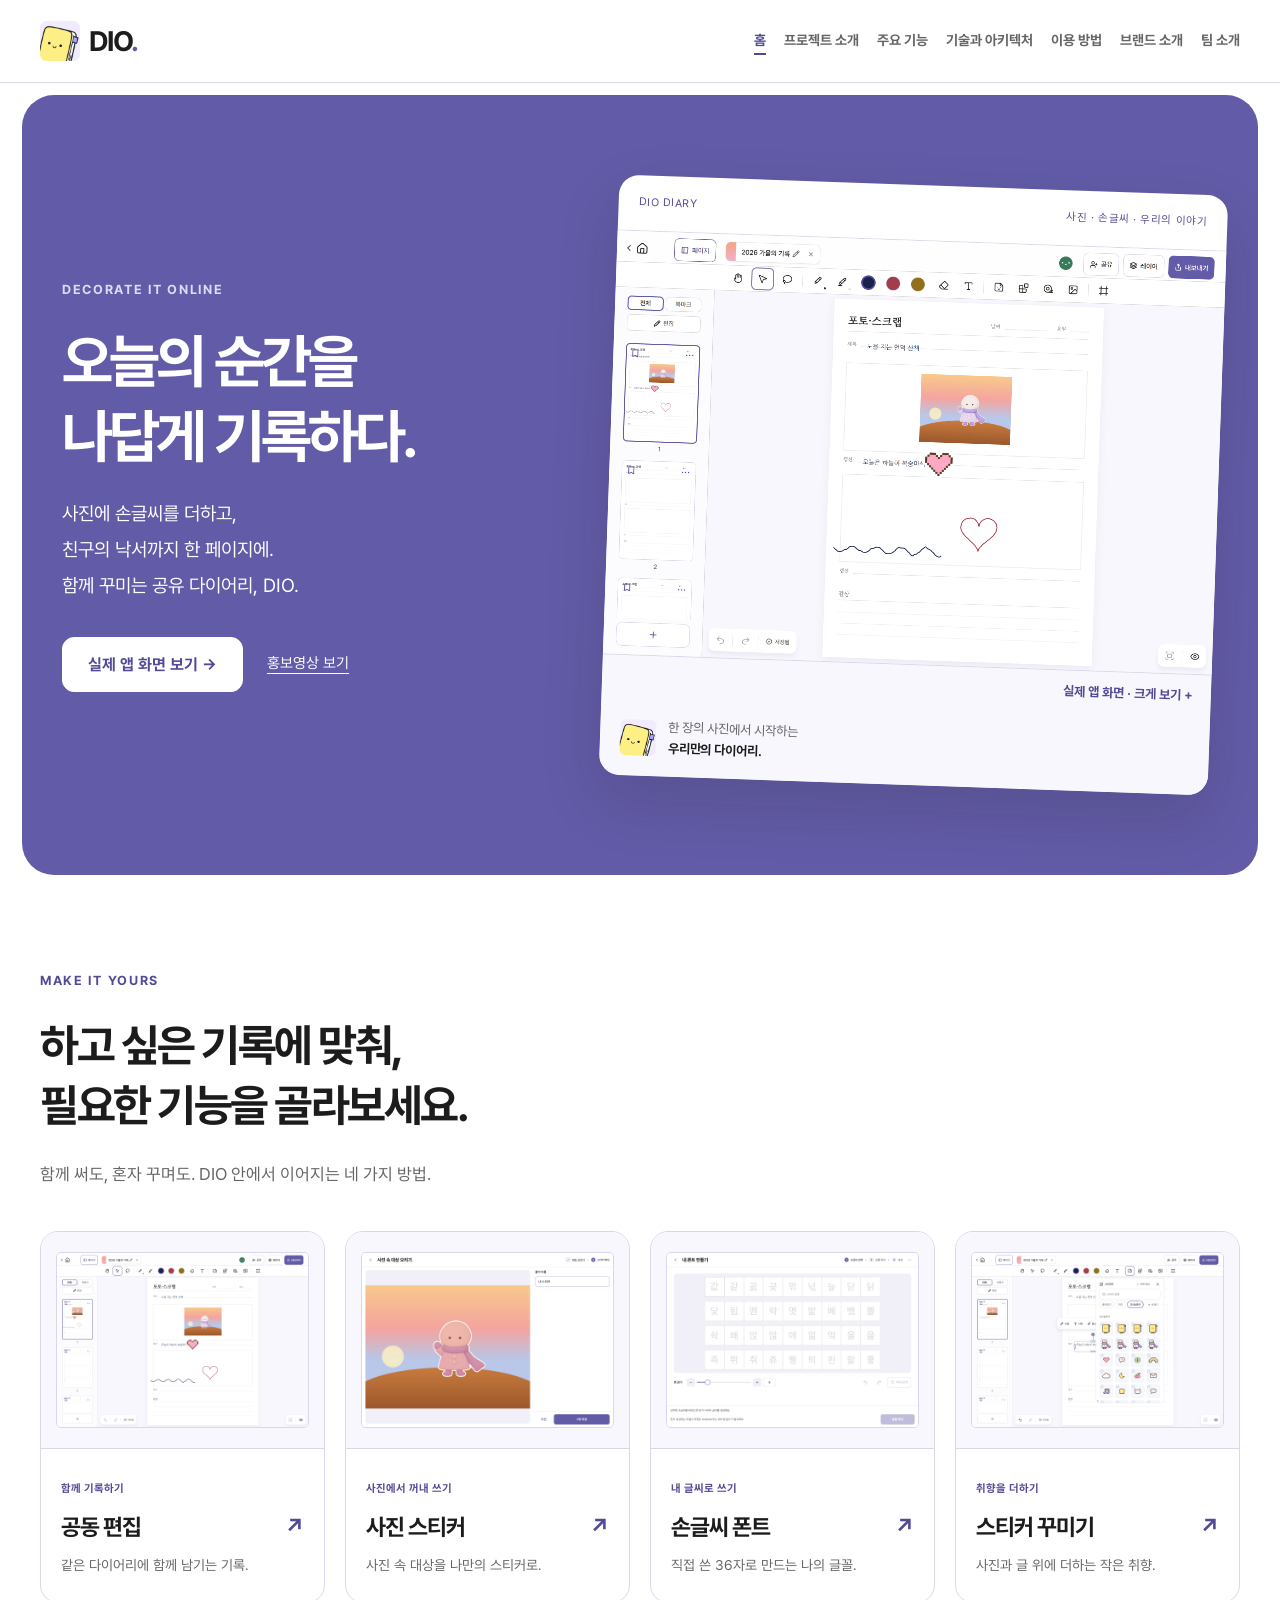
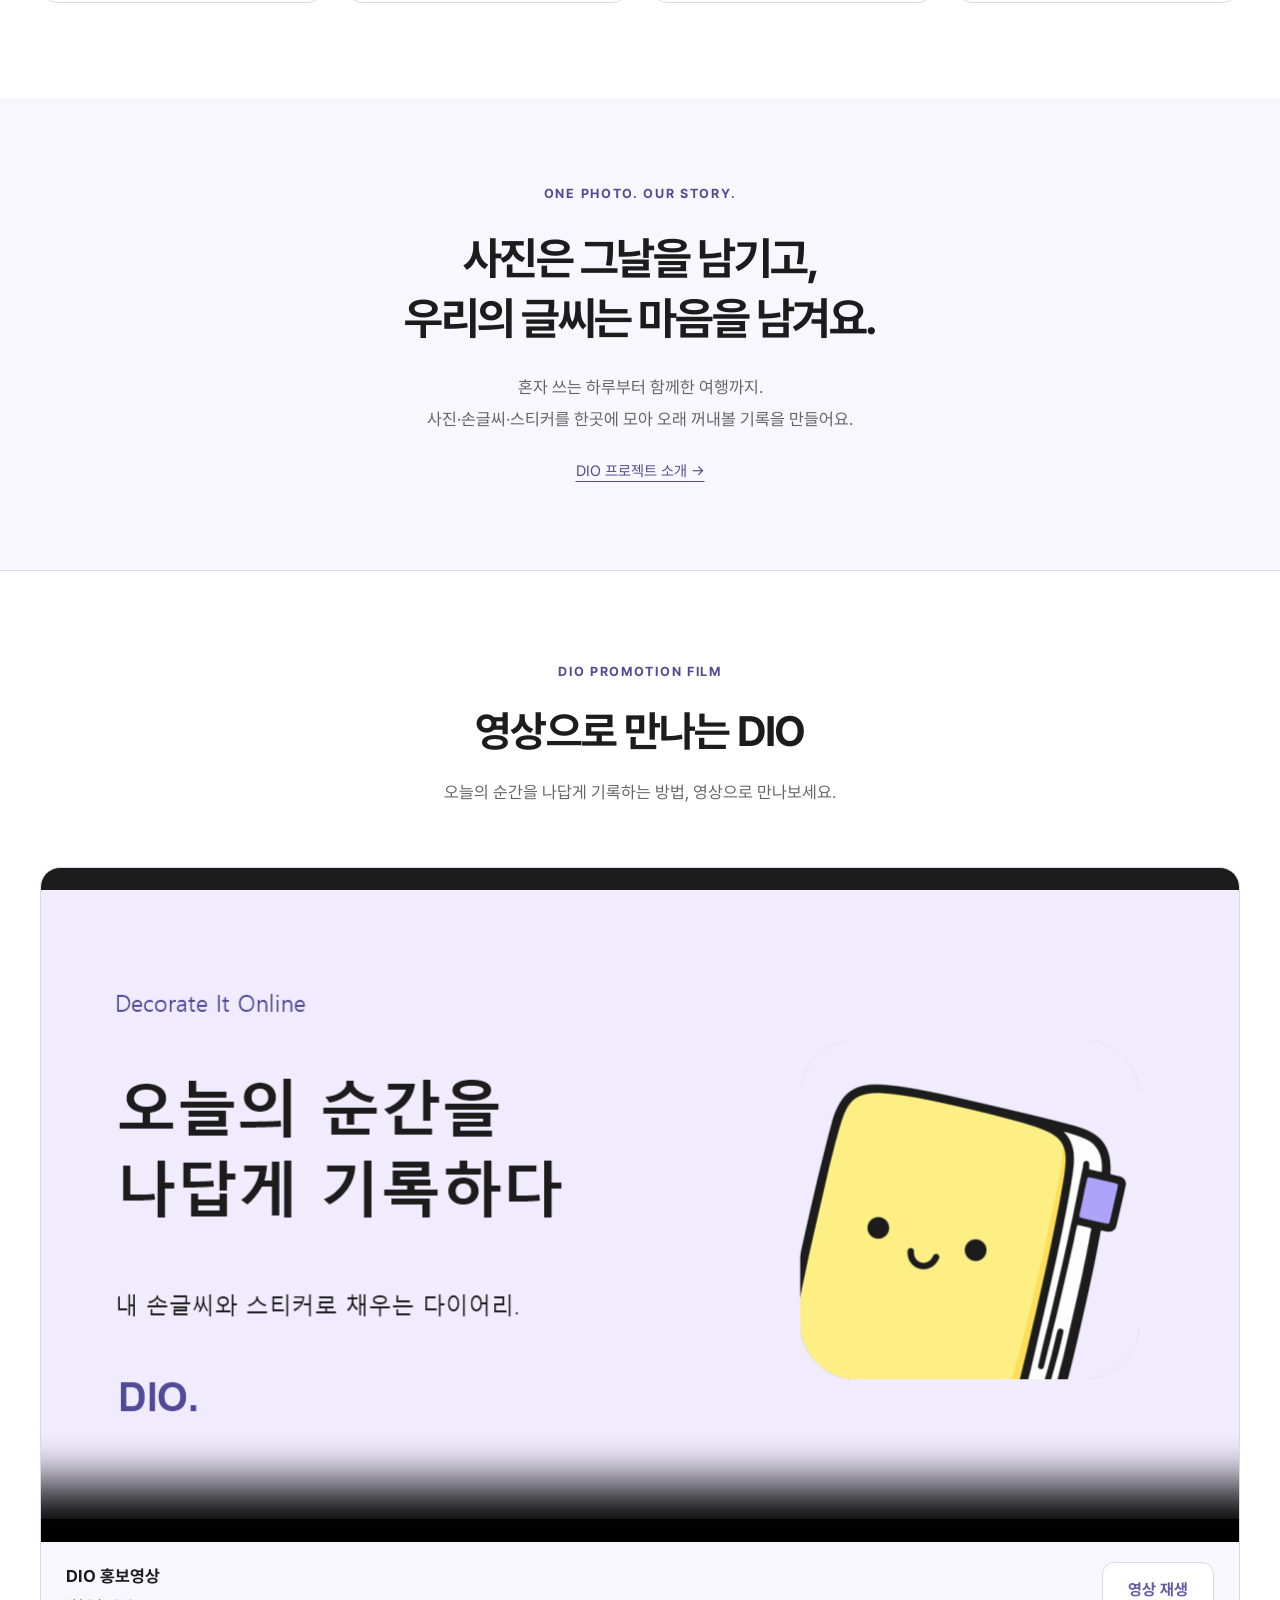
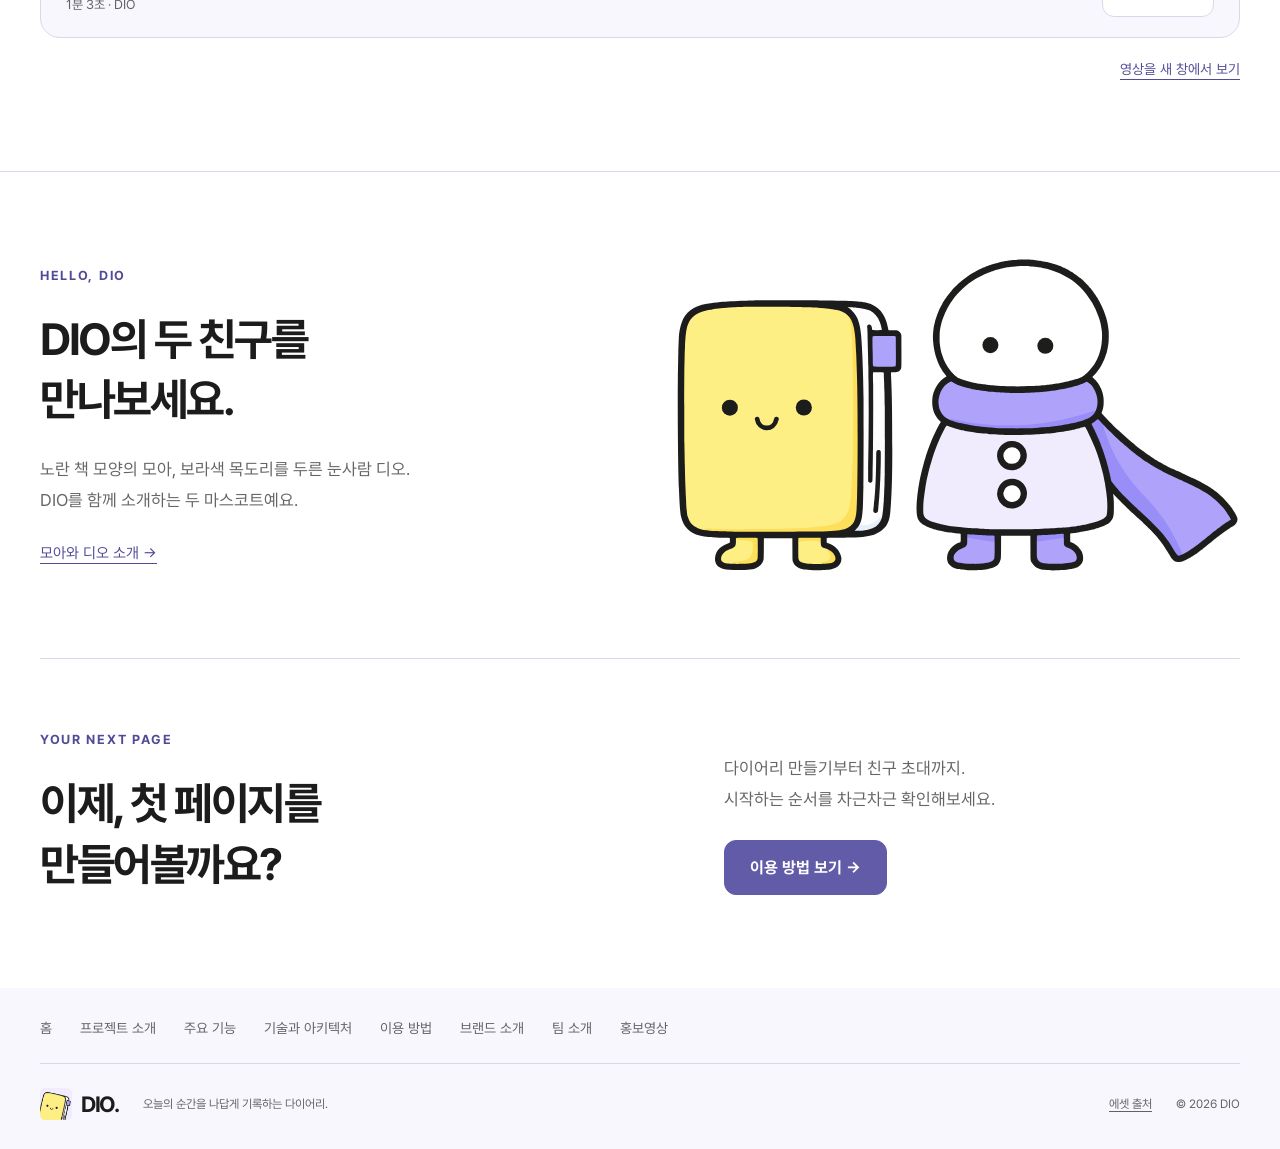
<file: index.html>
<!doctype html>
<html lang="ko">
<head>
  <meta charset="utf-8">
  <meta name="viewport" content="width=device-width, initial-scale=1">
  <meta name="theme-color" content="#F8F7FD">
  <title>DIO — 오늘의 순간을 나답게 기록하다</title>
  <meta name="description" content="공동 편집, 사진 속 대상 오리기, 나만의 손글씨 폰트와 움직이는 스티커로 오늘의 순간을 꾸미는 다이어리 DIO.">
  <meta property="og:type" content="website">
  <meta property="og:title" content="DIO — 오늘의 순간을 나답게 기록하다">
  <meta property="og:description" content="사진 한 장에 친구들의 손글씨와 스티커를 더해요. 함께 꾸미는 공유 다이어리 DIO.">
  <meta property="og:url" content="https://seungmin903.github.io/dio-landing/">
  <meta property="og:image" content="https://seungmin903.github.io/dio-landing/assets/social-card.png?v=520b40f748ad">
  <meta property="og:image:width" content="1200">
  <meta property="og:image:height" content="630">
  <meta name="twitter:card" content="summary_large_image">
  <link rel="icon" href="assets/logo.png" type="image/png">
  <link rel="stylesheet" href="styles.css?v=5ee580c2cf27"><link rel="stylesheet" href="pages.css?v=396031a4b1b4">
  <link rel="preload" href="assets/fonts/Pretendard-Regular.otf" as="font" type="font/otf" crossorigin>
  <script src="app.js?v=f762fa158a79" defer></script>
  <link rel="canonical" href="https://seungmin903.github.io/dio-landing/">
<link rel="stylesheet" href="flow.css?v=a2b165bc5264">
<link rel="stylesheet" href="product.css?v=1f5f214ca135">
</head>
<body data-page="index"><a class="skip-link" href="#main">본문으로 건너뛰기</a><svg class="icon-defs" xmlns="http://www.w3.org/2000/svg" aria-hidden="true"><defs>
    <symbol id="i-pen" viewBox="0 0 24 24"><path d="m15 5 4 4M4 20l4-1L20 7a2.8 2.8 0 0 0-4-4L4 15z"/></symbol>
    <symbol id="i-photo" viewBox="0 0 24 24"><rect x="3" y="3" width="18" height="18" rx="4"/><circle cx="8" cy="8" r="1.5"/><path d="m3 17 6-6 5 5 3-3 4 4"/></symbol>
    <symbol id="i-sticker" viewBox="0 0 24 24"><path d="M20 14V7a4 4 0 0 0-4-4H7a4 4 0 0 0-4 4v10a4 4 0 0 0 4 4h6zm0 0h-4a3 3 0 0 0-3 3v4"/><path d="M8 8v1m6-1v1m-6 4q3 3 6 0"/></symbol>
    <symbol id="i-people" viewBox="0 0 24 24"><circle cx="9" cy="8" r="3"/><path d="M3 21v-3a6 6 0 0 1 12 0v3M16 5a3 3 0 0 1 0 6m3 10v-3a6 6 0 0 0-2-4"/></symbol>
    <symbol id="i-replay" viewBox="0 0 24 24"><path d="M3 11a9 9 0 1 1 2 7M3 4v7h7"/></symbol>
    <symbol id="i-check" viewBox="0 0 24 24"><path d="m5 12 4 4L19 6"/></symbol>
    <symbol id="i-close" viewBox="0 0 24 24"><path d="m6 6 12 12M6 18 18 6"/></symbol>
    <symbol id="i-plus" viewBox="0 0 24 24"><path d="M12 5v14M5 12h14"/></symbol>
  </defs></svg><header class="site-header"><div class="shell header-inner"><a class="brand" href="index.html" aria-label="DIO 처음으로"><img src="assets/logo.png" width="40" height="40" alt=""><span>DIO<span class="brand-dot">.</span></span></a><button class="menu-toggle" type="button" aria-expanded="false" aria-controls="navigation" aria-label="메뉴 열기"><span></span><span></span></button><nav id="navigation" aria-label="주요 메뉴"><a href="index.html" aria-current="page">홈</a><a href="about.html">프로젝트 소개</a><a href="features.html">주요 기능</a><a href="technology.html">기술과 아키텍처</a><a href="guide.html">이용 방법</a><a href="brand.html">브랜드 소개</a><a href="team.html">팀 소개</a></nav><a class="button button-small header-cta" href="features.html#experience">앱 화면 둘러보기</a></div></header><main id="main"><section class="product-home-hero"><div class="shell product-home-hero-inner"><div><p class="eyebrow">DECORATE IT ONLINE</p><h1>오늘의 순간을<br>나답게 기록하다.</h1><p>사진에 손글씨를 더하고,<br>친구의 낙서까지 한 페이지에.<br>함께 꾸미는 공유 다이어리, DIO.</p><div class="actions"><a class="button" href="features.html#experience">실제 앱 화면 보기 →</a><a class="text-link" href="#film">홍보영상 보기</a></div></div><div class="product-hero-art"><div class="product-hero-caption"><span>DIO DIARY</span><span>사진 · 손글씨 · 우리의 이야기</span></div><button class="product-hero-zoom" type="button" data-screenshot="assets/screenshots/editor.png" data-caption="실제 DIO 다이어리 편집 화면" aria-label="다이어리 편집 화면 확대"><img src="assets/screenshots/editor.png" width="2360" height="1640" alt="사진과 손그림으로 완성한 실제 DIO 다이어리 편집 화면" fetchpriority="high"><span>실제 앱 화면 · 크게 보기 +</span></button><div class="product-hero-foot"><img src="assets/logo.png" width="36" height="36" alt=""><span>한 장의 사진에서 시작하는<br><strong>우리만의 다이어리.</strong></span></div></div></div></section><section class="product-overview shell" id="journey"><div class="product-section-title"><p class="eyebrow">MAKE IT YOURS</p><h2>하고 싶은 기록에 맞춰,<br>필요한 기능을 골라보세요.</h2><p>함께 써도, 혼자 꾸며도. DIO 안에서 이어지는 네 가지 방법.</p></div><div class="product-overview-grid"><a class="product-overview-card" href="features.html#collaboration"><div class="product-card-image"><img src="assets/screenshots/editor.png" width="2360" height="1640" alt="사진과 텍스트, 손그림으로 꾸민 실제 DIO 편집 화면" loading="lazy"></div><div><span class="eyebrow">함께 기록하기</span><h3>공동 편집 <span aria-hidden="true">↗</span></h3><p>같은 다이어리에 함께 남기는 기록.</p></div></a><a class="product-overview-card" href="features.html#cutout"><div class="product-card-image"><img src="assets/screenshots/cutout.png" width="2360" height="1640" alt="사진 속 대상을 선택해 스티커로 저장하는 실제 DIO 화면" loading="lazy"></div><div><span class="eyebrow">사진에서 꺼내 쓰기</span><h3>사진 스티커 <span aria-hidden="true">↗</span></h3><p>사진 속 대상을 나만의 스티커로.</p></div></a><a class="product-overview-card" href="features.html#handwriting"><div class="product-card-image"><img src="assets/screenshots/handwriting.png" width="2360" height="1640" alt="36개의 글자를 입력하는 실제 DIO 손글씨 폰트 제작 화면" loading="lazy"></div><div><span class="eyebrow">내 글씨로 쓰기</span><h3>손글씨 폰트 <span aria-hidden="true">↗</span></h3><p>직접 쓴 36자로 만드는 나의 글꼴.</p></div></a><a class="product-overview-card" href="features.html#motion"><div class="product-card-image"><img src="assets/screenshots/stickers.png" width="2360" height="1640" alt="모아와 디오 스티커 목록이 열린 실제 DIO 편집 화면" loading="lazy"></div><div><span class="eyebrow">취향을 더하기</span><h3>스티커 꾸미기 <span aria-hidden="true">↗</span></h3><p>사진과 글 위에 더하는 작은 취향.</p></div></a></div></section><section class="product-statement"><div class="shell"><p class="eyebrow">ONE PHOTO. OUR STORY.</p><h2>사진은 그날을 남기고,<br>우리의 글씨는 마음을 남겨요.</h2><p>혼자 쓰는 하루부터 함께한 여행까지.<br>사진·손글씨·스티커를 한곳에 모아 오래 꺼내볼 기록을 만들어요.</p><a class="text-link" href="about.html">DIO 프로젝트 소개 →</a></div></section><section class="section film-section" id="film" aria-labelledby="film-title"><div class="shell"><div class="section-heading centered"><p class="eyebrow">DIO PROMOTION FILM</p><h2 id="film-title">영상으로 만나는 DIO</h2><p>오늘의 순간을 나답게 기록하는 방법, 영상으로 만나보세요.</p></div><figure class="film-frame"><video id="promo-video" controls playsinline preload="none" poster="assets/social-card.png?v=520b40f748ad" aria-label="DIO 홍보영상"><source src="assets/video/dio-promo.mp4" type="video/mp4">이 브라우저에서는 영상을 재생할 수 없어요. 아래 링크로 영상을 열어주세요.</video><figcaption><div><strong>DIO 홍보영상</strong><span>1분 3초 · DIO</span></div><button class="button button-outline" id="promo-toggle" type="button" aria-controls="promo-video">영상 재생</button></figcaption></figure><div class="film-links"><p id="promo-status" role="status" aria-live="polite"></p><a class="text-link" href="assets/video/dio-promo.mp4" target="_blank" rel="noopener noreferrer">영상을 새 창에서 보기<span class="sr-only"> (새 창)</span></a></div></div></section><section class="product-people shell"><div><p class="eyebrow">HELLO, DIO</p><h2>DIO의 두 친구를<br>만나보세요.</h2><p>노란 책 모양의 모아, 보라색 목도리를 두른 눈사람 디오.<br>DIO를 함께 소개하는 두 마스코트예요.</p><a class="text-link" href="brand.html#story">모아와 디오 소개 →</a></div><img src="assets/friends.svg" width="620" height="347" alt="노란 캐릭터 모아와 눈사람 캐릭터 디오" loading="lazy"></section><section class="product-end shell"><div><p class="eyebrow">YOUR NEXT PAGE</p><h2>이제, 첫 페이지를<br>만들어볼까요?</h2></div><div><p>다이어리 만들기부터 친구 초대까지.<br>시작하는 순서를 차근차근 확인해보세요.</p><a class="button" href="guide.html">이용 방법 보기 →</a></div></section></main><footer class="site-footer"><div class="shell"><div class="footer-pages" aria-label="사이트 페이지"><a href="index.html">홈</a><a href="about.html">프로젝트 소개</a><a href="features.html">주요 기능</a><a href="technology.html">기술과 아키텍처</a><a href="guide.html">이용 방법</a><a href="brand.html">브랜드 소개</a><a href="team.html">팀 소개</a><a href="index.html#film">홍보영상</a></div><div class="footer-inner"><a class="brand" href="index.html"><img src="assets/logo.png" width="32" height="32" alt=""><span>DIO.</span></a><p>오늘의 순간을 나답게 기록하는 다이어리.</p><a href="credits.html">에셋 출처</a><span>© <span id="year">2026</span> DIO</span></div></div></footer><dialog id="screenshot-dialog" aria-labelledby="screenshot-caption"><div class="dialog-toolbar"><p id="screenshot-caption"></p><button class="icon-button" id="close-dialog" type="button" aria-label="확대 화면 닫기"><svg class="icon"><use href="#i-close"/></svg></button></div><img id="screenshot-image" alt=""></dialog></body></html>
</file>
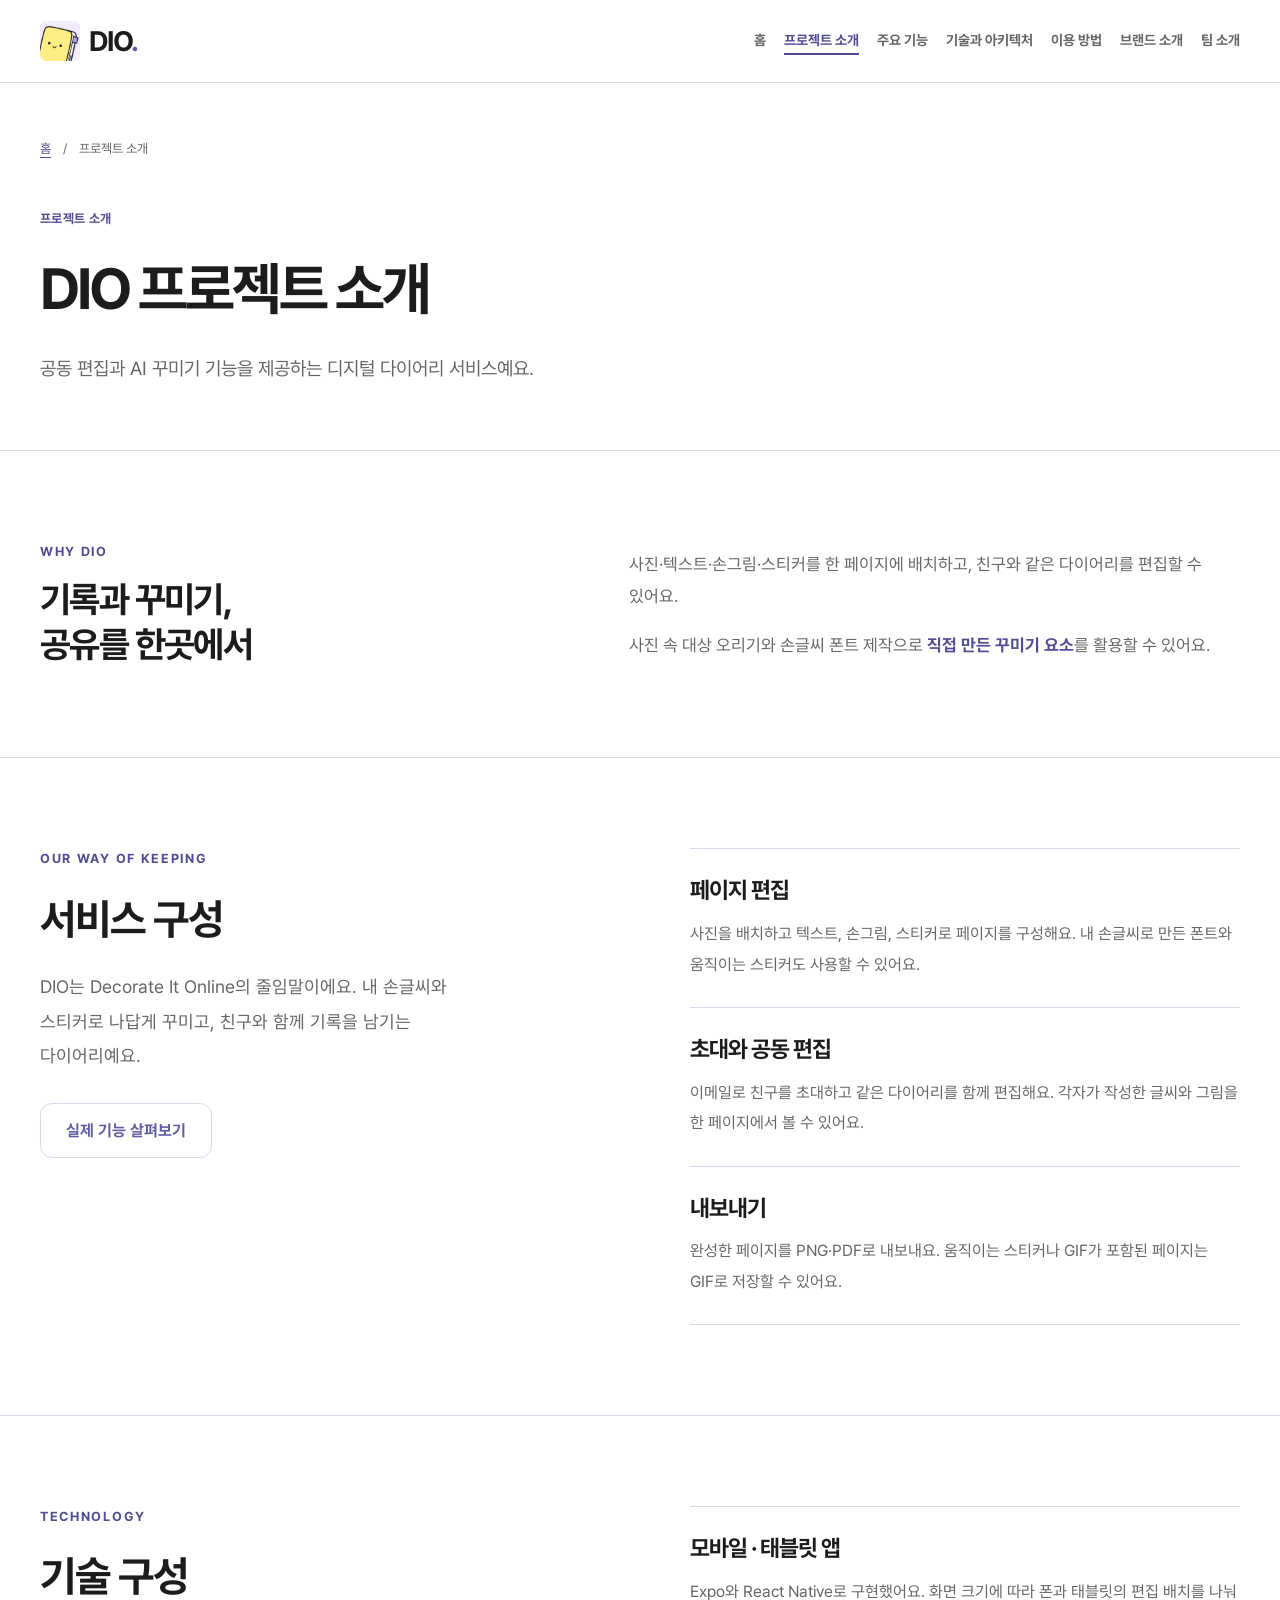
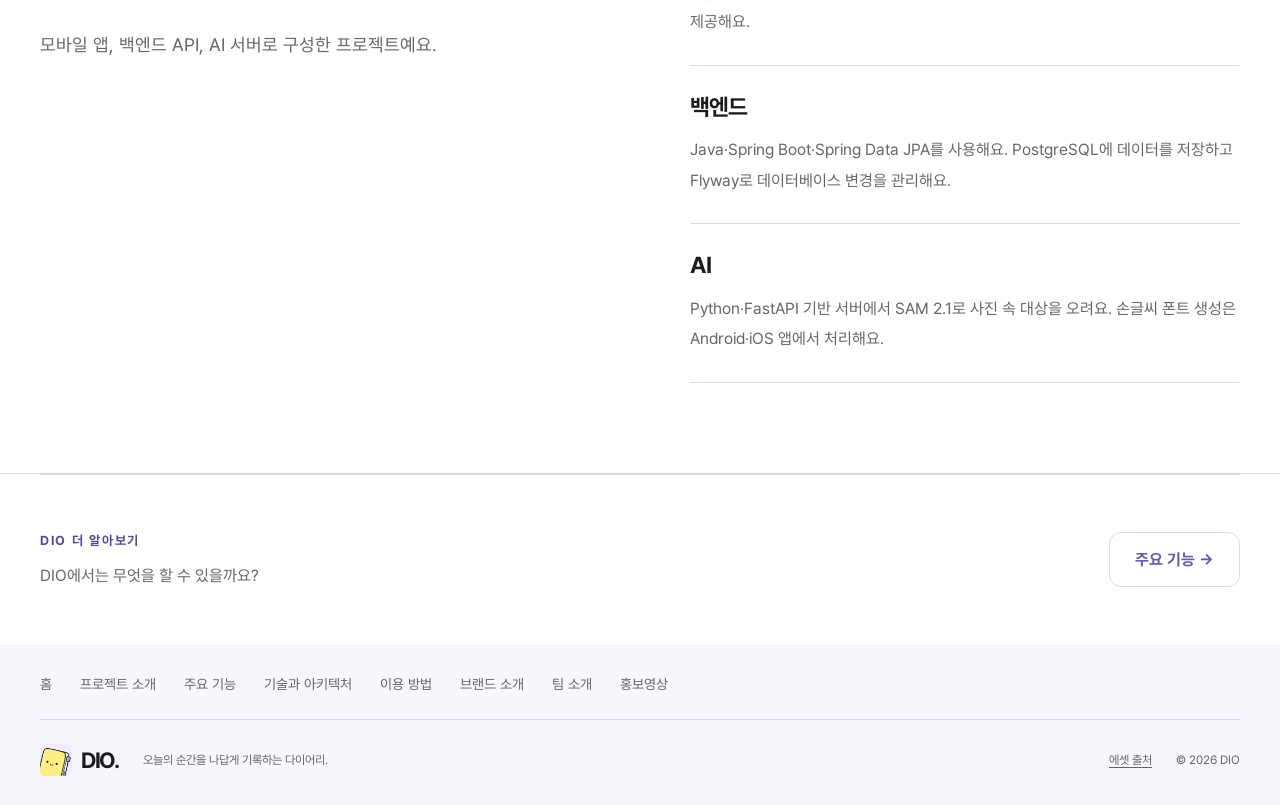
<file: about.html>
<!doctype html>
<html lang="ko">
<head>
  <meta charset="utf-8">
  <meta name="viewport" content="width=device-width, initial-scale=1">
  <meta name="theme-color" content="#F8F7FD">
  <title>프로젝트 소개 — DIO</title>
  <meta name="description" content="공동 편집과 AI 꾸미기 기능을 제공하는 디지털 다이어리 DIO의 서비스 개요와 기술 구성을 소개해요.">
  <meta property="og:type" content="website">
  <meta property="og:title" content="프로젝트 소개 — DIO">
  <meta property="og:description" content="공동 편집과 AI 꾸미기 기능을 제공하는 디지털 다이어리 DIO의 서비스 개요와 기술 구성을 소개해요.">
  <meta property="og:url" content="https://seungmin903.github.io/dio-landing/about.html">
  <meta property="og:image" content="https://seungmin903.github.io/dio-landing/assets/social-card.png?v=520b40f748ad">
  <meta property="og:image:width" content="1200">
  <meta property="og:image:height" content="630">
  <meta name="twitter:card" content="summary_large_image">
  <link rel="icon" href="assets/logo.png" type="image/png">
  <link rel="stylesheet" href="styles.css?v=5ee580c2cf27"><link rel="stylesheet" href="pages.css?v=396031a4b1b4">
  <link rel="preload" href="assets/fonts/Pretendard-Regular.otf" as="font" type="font/otf" crossorigin>
  <script src="app.js?v=f762fa158a79" defer></script>
  <link rel="canonical" href="https://seungmin903.github.io/dio-landing/about.html">
<link rel="stylesheet" href="flow.css?v=a2b165bc5264">
<link rel="stylesheet" href="product.css?v=1f5f214ca135">
</head>
<body data-page="about"><a class="skip-link" href="#main">본문으로 건너뛰기</a><svg class="icon-defs" xmlns="http://www.w3.org/2000/svg" aria-hidden="true"><defs>
    <symbol id="i-pen" viewBox="0 0 24 24"><path d="m15 5 4 4M4 20l4-1L20 7a2.8 2.8 0 0 0-4-4L4 15z"/></symbol>
    <symbol id="i-photo" viewBox="0 0 24 24"><rect x="3" y="3" width="18" height="18" rx="4"/><circle cx="8" cy="8" r="1.5"/><path d="m3 17 6-6 5 5 3-3 4 4"/></symbol>
    <symbol id="i-sticker" viewBox="0 0 24 24"><path d="M20 14V7a4 4 0 0 0-4-4H7a4 4 0 0 0-4 4v10a4 4 0 0 0 4 4h6zm0 0h-4a3 3 0 0 0-3 3v4"/><path d="M8 8v1m6-1v1m-6 4q3 3 6 0"/></symbol>
    <symbol id="i-people" viewBox="0 0 24 24"><circle cx="9" cy="8" r="3"/><path d="M3 21v-3a6 6 0 0 1 12 0v3M16 5a3 3 0 0 1 0 6m3 10v-3a6 6 0 0 0-2-4"/></symbol>
    <symbol id="i-replay" viewBox="0 0 24 24"><path d="M3 11a9 9 0 1 1 2 7M3 4v7h7"/></symbol>
    <symbol id="i-check" viewBox="0 0 24 24"><path d="m5 12 4 4L19 6"/></symbol>
    <symbol id="i-close" viewBox="0 0 24 24"><path d="m6 6 12 12M6 18 18 6"/></symbol>
    <symbol id="i-plus" viewBox="0 0 24 24"><path d="M12 5v14M5 12h14"/></symbol>
  </defs></svg><header class="site-header"><div class="shell header-inner"><a class="brand" href="index.html" aria-label="DIO 처음으로"><img src="assets/logo.png" width="40" height="40" alt=""><span>DIO<span class="brand-dot">.</span></span></a><button class="menu-toggle" type="button" aria-expanded="false" aria-controls="navigation" aria-label="메뉴 열기"><span></span><span></span></button><nav id="navigation" aria-label="주요 메뉴"><a href="index.html">홈</a><a href="about.html" aria-current="page">프로젝트 소개</a><a href="features.html">주요 기능</a><a href="technology.html">기술과 아키텍처</a><a href="guide.html">이용 방법</a><a href="brand.html">브랜드 소개</a><a href="team.html">팀 소개</a></nav><a class="button button-small header-cta" href="features.html#experience">앱 화면 둘러보기</a></div></header><main id="main"><section class="page-hero shell"><nav class="breadcrumb" aria-label="현재 위치"><a href="index.html">홈</a><span aria-hidden="true">/</span><span>프로젝트 소개</span></nav><p class="eyebrow">프로젝트 소개</p><h1>DIO 프로젝트 소개</h1><p class="page-lead">공동 편집과 AI 꾸미기 기능을 제공하는 디지털 다이어리 서비스예요.</p></section><section class="intro section" id="about" aria-labelledby="about-title">
      <div class="shell intro-grid"><div><p class="eyebrow">WHY DIO</p><h2 id="about-title">기록과 꾸미기,<br>공유를 한곳에서</h2></div><div class="intro-body"><p>사진·텍스트·손그림·스티커를 한 페이지에 배치하고, 친구와 같은 다이어리를 편집할 수 있어요.</p><p>사진 속 대상 오리기와 손글씨 폰트 제작으로 <strong>직접 만든 꾸미기 요소</strong>를 활용할 수 있어요.</p></div></div>
    </section><section class="section"><div class="shell editorial-grid"><div><p class="eyebrow">OUR WAY OF KEEPING</p><h2>서비스 구성</h2><p class="editorial-lead">DIO는 Decorate It Online의 줄임말이에요. 내 손글씨와 스티커로 나답게 꾸미고, 친구와 함께 기록을 남기는 다이어리예요.</p><a class="button button-outline" href="features.html">실제 기능 살펴보기</a></div><div class="principles"><article><h3>페이지 편집</h3><p>사진을 배치하고 텍스트, 손그림, 스티커로 페이지를 구성해요. 내 손글씨로 만든 폰트와 움직이는 스티커도 사용할 수 있어요.</p></article><article><h3>초대와 공동 편집</h3><p>이메일로 친구를 초대하고 같은 다이어리를 함께 편집해요. 각자가 작성한 글씨와 그림을 한 페이지에서 볼 수 있어요.</p></article><article><h3>내보내기</h3><p>완성한 페이지를 PNG·PDF로 내보내요. 움직이는 스티커나 GIF가 포함된 페이지는 GIF로 저장할 수 있어요.</p></article></div></div></section><section class="section guide-details" id="technology" aria-labelledby="technology-title"><div class="shell editorial-grid"><div><p class="eyebrow">TECHNOLOGY</p><h2 id="technology-title">기술 구성</h2><p class="editorial-lead">모바일 앱, 백엔드 API, AI 서버로 구성한 프로젝트예요.</p></div><div class="principles"><article><h3>모바일 · 태블릿 앱</h3><p>Expo와 React Native로 구현했어요. 화면 크기에 따라 폰과 태블릿의 편집 배치를 나눠 제공해요.</p></article><article><h3>백엔드</h3><p>Java·Spring Boot·Spring Data JPA를 사용해요. PostgreSQL에 데이터를 저장하고 Flyway로 데이터베이스 변경을 관리해요.</p></article><article><h3>AI</h3><p>Python·FastAPI 기반 서버에서 SAM 2.1로 사진 속 대상을 오려요. 손글씨 폰트 생성은 Android·iOS 앱에서 처리해요.</p></article></div></div></section><aside class="flow-next shell"><div><p class="eyebrow">DIO 더 알아보기</p><p>DIO에서는 무엇을 할 수 있을까요?</p></div><a class="button button-outline" href="features.html">주요 기능 →</a></aside></main><footer class="site-footer"><div class="shell"><div class="footer-pages" aria-label="사이트 페이지"><a href="index.html">홈</a><a href="about.html">프로젝트 소개</a><a href="features.html">주요 기능</a><a href="technology.html">기술과 아키텍처</a><a href="guide.html">이용 방법</a><a href="brand.html">브랜드 소개</a><a href="team.html">팀 소개</a><a href="index.html#film">홍보영상</a></div><div class="footer-inner"><a class="brand" href="index.html"><img src="assets/logo.png" width="32" height="32" alt=""><span>DIO.</span></a><p>오늘의 순간을 나답게 기록하는 다이어리.</p><a href="credits.html">에셋 출처</a><span>© <span id="year">2026</span> DIO</span></div></div></footer><dialog id="screenshot-dialog" aria-labelledby="screenshot-caption"><div class="dialog-toolbar"><p id="screenshot-caption"></p><button class="icon-button" id="close-dialog" type="button" aria-label="확대 화면 닫기"><svg class="icon"><use href="#i-close"/></svg></button></div><img id="screenshot-image" alt=""></dialog></body></html>
</file>
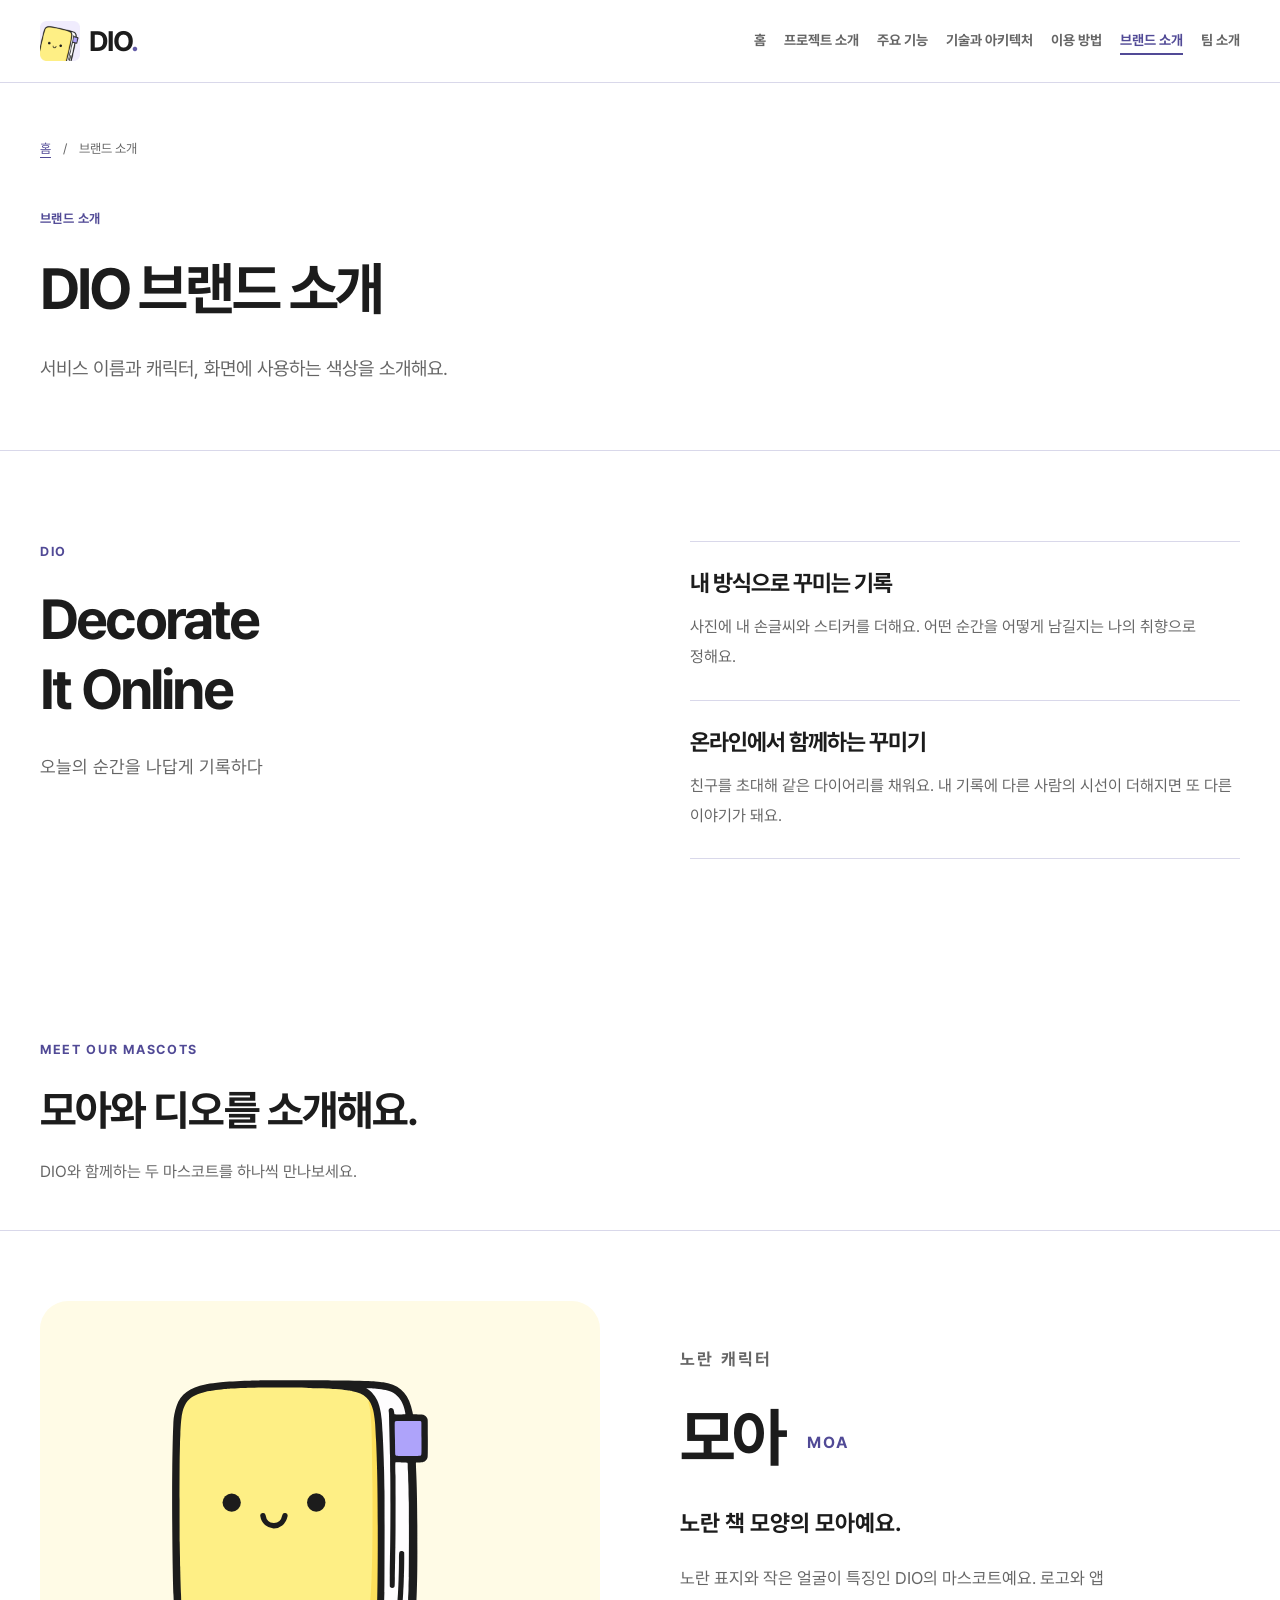
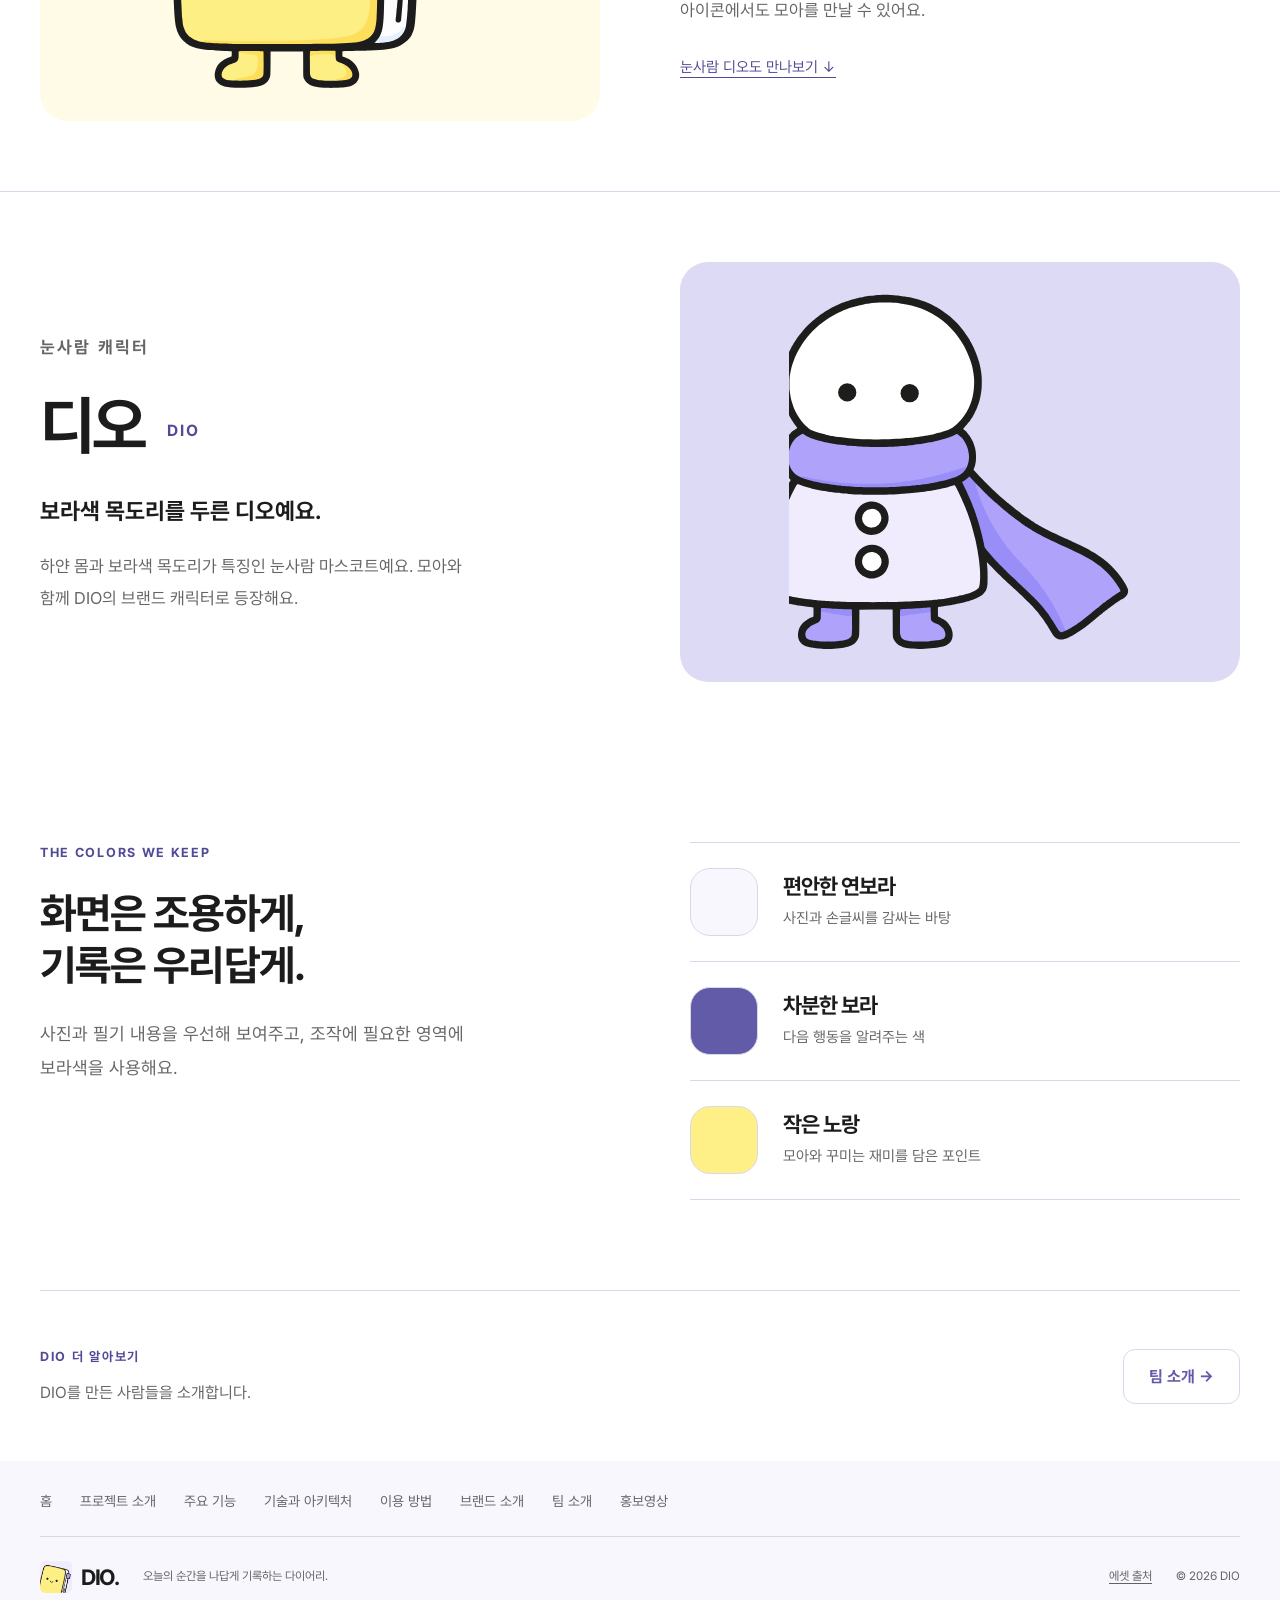
<file: brand.html>
<!doctype html>
<html lang="ko">
<head>
  <meta charset="utf-8">
  <meta name="viewport" content="width=device-width, initial-scale=1">
  <meta name="theme-color" content="#F8F7FD">
  <title>브랜드 소개 — DIO</title>
  <meta name="description" content="조용한 화면과 따뜻한 기록. DIO의 캐릭터 모아와 디오, 브랜드의 색을 소개해요.">
  <meta property="og:type" content="website">
  <meta property="og:title" content="브랜드 소개 — DIO">
  <meta property="og:description" content="조용한 화면과 따뜻한 기록. DIO의 캐릭터 모아와 디오, 브랜드의 색을 소개해요.">
  <meta property="og:url" content="https://seungmin903.github.io/dio-landing/brand.html">
  <meta property="og:image" content="https://seungmin903.github.io/dio-landing/assets/social-card.png?v=520b40f748ad">
  <meta property="og:image:width" content="1200">
  <meta property="og:image:height" content="630">
  <meta name="twitter:card" content="summary_large_image">
  <link rel="icon" href="assets/logo.png" type="image/png">
  <link rel="stylesheet" href="styles.css?v=5ee580c2cf27"><link rel="stylesheet" href="pages.css?v=396031a4b1b4">
  <link rel="preload" href="assets/fonts/Pretendard-Regular.otf" as="font" type="font/otf" crossorigin>
  <script src="app.js?v=f762fa158a79" defer></script>
  <link rel="canonical" href="https://seungmin903.github.io/dio-landing/brand.html">
<link rel="stylesheet" href="flow.css?v=a2b165bc5264">
<link rel="stylesheet" href="product.css?v=1f5f214ca135">
</head>
<body data-page="brand"><a class="skip-link" href="#main">본문으로 건너뛰기</a><svg class="icon-defs" xmlns="http://www.w3.org/2000/svg" aria-hidden="true"><defs>
    <symbol id="i-pen" viewBox="0 0 24 24"><path d="m15 5 4 4M4 20l4-1L20 7a2.8 2.8 0 0 0-4-4L4 15z"/></symbol>
    <symbol id="i-photo" viewBox="0 0 24 24"><rect x="3" y="3" width="18" height="18" rx="4"/><circle cx="8" cy="8" r="1.5"/><path d="m3 17 6-6 5 5 3-3 4 4"/></symbol>
    <symbol id="i-sticker" viewBox="0 0 24 24"><path d="M20 14V7a4 4 0 0 0-4-4H7a4 4 0 0 0-4 4v10a4 4 0 0 0 4 4h6zm0 0h-4a3 3 0 0 0-3 3v4"/><path d="M8 8v1m6-1v1m-6 4q3 3 6 0"/></symbol>
    <symbol id="i-people" viewBox="0 0 24 24"><circle cx="9" cy="8" r="3"/><path d="M3 21v-3a6 6 0 0 1 12 0v3M16 5a3 3 0 0 1 0 6m3 10v-3a6 6 0 0 0-2-4"/></symbol>
    <symbol id="i-replay" viewBox="0 0 24 24"><path d="M3 11a9 9 0 1 1 2 7M3 4v7h7"/></symbol>
    <symbol id="i-check" viewBox="0 0 24 24"><path d="m5 12 4 4L19 6"/></symbol>
    <symbol id="i-close" viewBox="0 0 24 24"><path d="m6 6 12 12M6 18 18 6"/></symbol>
    <symbol id="i-plus" viewBox="0 0 24 24"><path d="M12 5v14M5 12h14"/></symbol>
  </defs></svg><header class="site-header"><div class="shell header-inner"><a class="brand" href="index.html" aria-label="DIO 처음으로"><img src="assets/logo.png" width="40" height="40" alt=""><span>DIO<span class="brand-dot">.</span></span></a><button class="menu-toggle" type="button" aria-expanded="false" aria-controls="navigation" aria-label="메뉴 열기"><span></span><span></span></button><nav id="navigation" aria-label="주요 메뉴"><a href="index.html">홈</a><a href="about.html">프로젝트 소개</a><a href="features.html">주요 기능</a><a href="technology.html">기술과 아키텍처</a><a href="guide.html">이용 방법</a><a href="brand.html" aria-current="page">브랜드 소개</a><a href="team.html">팀 소개</a></nav><a class="button button-small header-cta" href="features.html#experience">앱 화면 둘러보기</a></div></header><main id="main"><section class="page-hero shell"><nav class="breadcrumb" aria-label="현재 위치"><a href="index.html">홈</a><span aria-hidden="true">/</span><span>브랜드 소개</span></nav><p class="eyebrow">브랜드 소개</p><h1>DIO 브랜드 소개</h1><p class="page-lead">서비스 이름과 캐릭터, 화면에 사용하는 색상을 소개해요.</p></section><section class="section name-story"><div class="shell editorial-grid"><div><p class="eyebrow">DIO</p><h2>Decorate<br>It Online</h2><p class="editorial-lead">오늘의 순간을 나답게 기록하다</p></div><div class="principles"><article><h3>내 방식으로 꾸미는 기록</h3><p>사진에 내 손글씨와 스티커를 더해요. 어떤 순간을 어떻게 남길지는 나의 취향으로 정해요.</p></article><article><h3>온라인에서 함께하는 꾸미기</h3><p>친구를 초대해 같은 다이어리를 채워요. 내 기록에 다른 사람의 시선이 더해지면 또 다른 이야기가 돼요.</p></article></div></div></section><section class="section mascot-intro shell" id="story" aria-labelledby="story-title"><p class="eyebrow">MEET OUR MASCOTS</p><h2 id="story-title">모아와 디오를 소개해요.</h2><p>DIO와 함께하는 두 마스코트를 하나씩 만나보세요.</p></section><section class="mascot-profile" id="moa" aria-labelledby="moa-title"><div class="shell mascot-profile-inner"><div class="mascot-portrait moa-portrait"><img src="assets/moa.svg" width="850" height="1016" alt="노란 책 모양의 캐릭터 모아" loading="lazy"></div><div class="mascot-profile-copy"><p class="eyebrow">노란 캐릭터</p><h2 id="moa-title">모아 <span>MOA</span></h2><p class="mascot-intro-line">노란 책 모양의 모아예요.</p><p>노란 표지와 작은 얼굴이 특징인 DIO의 마스코트예요. 로고와 앱 아이콘에서도 모아를 만날 수 있어요.</p><a class="text-link" href="#dio">눈사람 디오도 만나보기 ↓</a></div></div></section><section class="mascot-profile dio-profile" id="dio" aria-labelledby="dio-title"><div class="shell mascot-profile-inner"><div class="mascot-portrait dio-portrait"><img src="assets/dio.svg" width="968" height="1016" alt="보라색 목도리를 두른 눈사람 캐릭터 디오" loading="lazy"></div><div class="mascot-profile-copy"><p class="eyebrow">눈사람 캐릭터</p><h2 id="dio-title">디오 <span>DIO</span></h2><p class="mascot-intro-line">보라색 목도리를 두른 디오예요.</p><p>하얀 몸과 보라색 목도리가 특징인 눈사람 마스코트예요. 모아와 함께 DIO의 브랜드 캐릭터로 등장해요.</p></div></div></section><section class="section"><div class="shell editorial-grid"><div><p class="eyebrow">THE COLORS WE KEEP</p><h2>화면은 조용하게,<br>기록은 우리답게.</h2><p class="editorial-lead">사진과 필기 내용을 우선해 보여주고, 조작에 필요한 영역에 보라색을 사용해요.</p></div><div class="brand-swatches"><article><span style="background:#F8F7FD"></span><div><h3>편안한 연보라</h3><p>사진과 손글씨를 감싸는 바탕</p></div></article><article><span style="background:#625BA7"></span><div><h3>차분한 보라</h3><p>다음 행동을 알려주는 색</p></div></article><article><span style="background:#FEEF86"></span><div><h3>작은 노랑</h3><p>모아와 꾸미는 재미를 담은 포인트</p></div></article></div></div></section><aside class="flow-next shell"><div><p class="eyebrow">DIO 더 알아보기</p><p>DIO를 만든 사람들을 소개합니다.</p></div><a class="button button-outline" href="team.html">팀 소개 →</a></aside></main><footer class="site-footer"><div class="shell"><div class="footer-pages" aria-label="사이트 페이지"><a href="index.html">홈</a><a href="about.html">프로젝트 소개</a><a href="features.html">주요 기능</a><a href="technology.html">기술과 아키텍처</a><a href="guide.html">이용 방법</a><a href="brand.html">브랜드 소개</a><a href="team.html">팀 소개</a><a href="index.html#film">홍보영상</a></div><div class="footer-inner"><a class="brand" href="index.html"><img src="assets/logo.png" width="32" height="32" alt=""><span>DIO.</span></a><p>오늘의 순간을 나답게 기록하는 다이어리.</p><a href="credits.html">에셋 출처</a><span>© <span id="year">2026</span> DIO</span></div></div></footer><dialog id="screenshot-dialog" aria-labelledby="screenshot-caption"><div class="dialog-toolbar"><p id="screenshot-caption"></p><button class="icon-button" id="close-dialog" type="button" aria-label="확대 화면 닫기"><svg class="icon"><use href="#i-close"/></svg></button></div><img id="screenshot-image" alt=""></dialog></body></html>
</file>
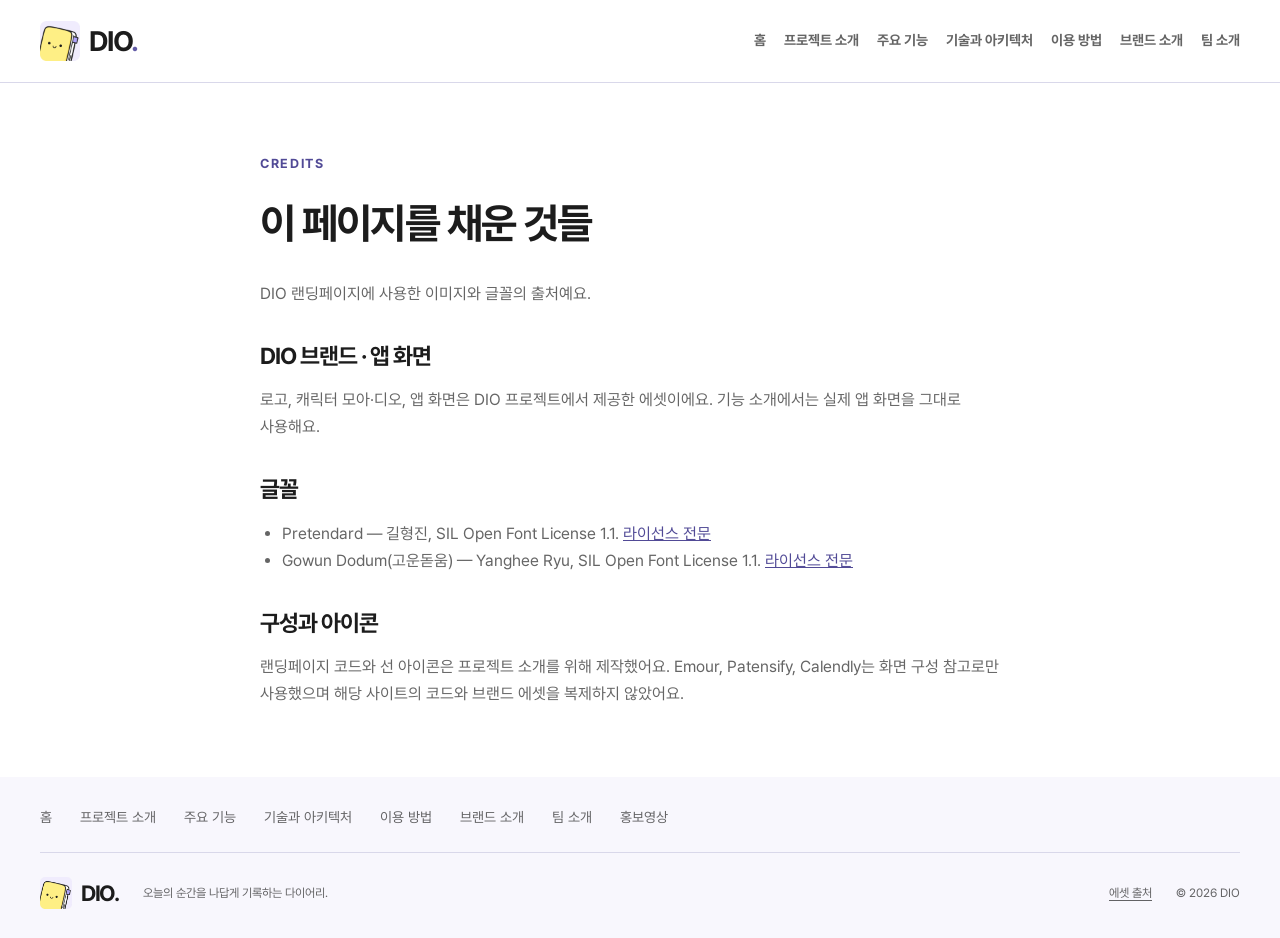
<file: credits.html>
<!doctype html>
<html lang="ko">
<head>
  <meta charset="utf-8">
  <meta name="viewport" content="width=device-width, initial-scale=1">
  <meta name="theme-color" content="#F8F7FD">
  <title>에셋 출처 — DIO</title>
  <meta name="description" content="프로젝트 소개 사이트에 사용한 이미지와 글꼴의 출처.">
  <meta property="og:type" content="website">
  <meta property="og:title" content="에셋 출처 — DIO">
  <meta property="og:description" content="프로젝트 소개 사이트에 사용한 이미지와 글꼴의 출처.">
  <meta property="og:url" content="https://seungmin903.github.io/dio-landing/credits.html">
  <meta property="og:image" content="https://seungmin903.github.io/dio-landing/assets/social-card.png?v=520b40f748ad">
  <meta property="og:image:width" content="1200">
  <meta property="og:image:height" content="630">
  <meta name="twitter:card" content="summary_large_image">
  <link rel="icon" href="assets/logo.png" type="image/png">
  <link rel="stylesheet" href="styles.css?v=5ee580c2cf27"><link rel="stylesheet" href="pages.css?v=396031a4b1b4">
  <link rel="preload" href="assets/fonts/Pretendard-Regular.otf" as="font" type="font/otf" crossorigin>
  <script src="app.js?v=f762fa158a79" defer></script>
  <link rel="canonical" href="https://seungmin903.github.io/dio-landing/credits.html">
<link rel="stylesheet" href="flow.css?v=a2b165bc5264">
<link rel="stylesheet" href="product.css?v=1f5f214ca135">
</head>
<body data-page="credits"><a class="skip-link" href="#main">본문으로 건너뛰기</a><svg class="icon-defs" xmlns="http://www.w3.org/2000/svg" aria-hidden="true"><defs>
    <symbol id="i-pen" viewBox="0 0 24 24"><path d="m15 5 4 4M4 20l4-1L20 7a2.8 2.8 0 0 0-4-4L4 15z"/></symbol>
    <symbol id="i-photo" viewBox="0 0 24 24"><rect x="3" y="3" width="18" height="18" rx="4"/><circle cx="8" cy="8" r="1.5"/><path d="m3 17 6-6 5 5 3-3 4 4"/></symbol>
    <symbol id="i-sticker" viewBox="0 0 24 24"><path d="M20 14V7a4 4 0 0 0-4-4H7a4 4 0 0 0-4 4v10a4 4 0 0 0 4 4h6zm0 0h-4a3 3 0 0 0-3 3v4"/><path d="M8 8v1m6-1v1m-6 4q3 3 6 0"/></symbol>
    <symbol id="i-people" viewBox="0 0 24 24"><circle cx="9" cy="8" r="3"/><path d="M3 21v-3a6 6 0 0 1 12 0v3M16 5a3 3 0 0 1 0 6m3 10v-3a6 6 0 0 0-2-4"/></symbol>
    <symbol id="i-replay" viewBox="0 0 24 24"><path d="M3 11a9 9 0 1 1 2 7M3 4v7h7"/></symbol>
    <symbol id="i-check" viewBox="0 0 24 24"><path d="m5 12 4 4L19 6"/></symbol>
    <symbol id="i-close" viewBox="0 0 24 24"><path d="m6 6 12 12M6 18 18 6"/></symbol>
    <symbol id="i-plus" viewBox="0 0 24 24"><path d="M12 5v14M5 12h14"/></symbol>
  </defs></svg><header class="site-header"><div class="shell header-inner"><a class="brand" href="index.html" aria-label="DIO 처음으로"><img src="assets/logo.png" width="40" height="40" alt=""><span>DIO<span class="brand-dot">.</span></span></a><button class="menu-toggle" type="button" aria-expanded="false" aria-controls="navigation" aria-label="메뉴 열기"><span></span><span></span></button><nav id="navigation" aria-label="주요 메뉴"><a href="index.html">홈</a><a href="about.html">프로젝트 소개</a><a href="features.html">주요 기능</a><a href="technology.html">기술과 아키텍처</a><a href="guide.html">이용 방법</a><a href="brand.html">브랜드 소개</a><a href="team.html">팀 소개</a></nav><a class="button button-small header-cta" href="features.html#experience">앱 화면 둘러보기</a></div></header><main id="main"><div class="shell credits-main"><p class="eyebrow">CREDITS</p><h1>이 페이지를 채운 것들</h1><p>DIO 랜딩페이지에 사용한 이미지와 글꼴의 출처예요.</p><h2>DIO 브랜드 · 앱 화면</h2><p>로고, 캐릭터 모아·디오, 앱 화면은 DIO 프로젝트에서 제공한 에셋이에요. 기능 소개에서는 실제 앱 화면을 그대로 사용해요.</p><h2>글꼴</h2><ul><li>Pretendard — 길형진, SIL Open Font License 1.1. <a href="assets/fonts/OFL.txt">라이선스 전문</a></li><li>Gowun Dodum(고운돋움) — Yanghee Ryu, SIL Open Font License 1.1. <a href="assets/fonts/GowunDodum-OFL.txt">라이선스 전문</a></li></ul><h2>구성과 아이콘</h2><p>랜딩페이지 코드와 선 아이콘은 프로젝트 소개를 위해 제작했어요. Emour, Patensify, Calendly는 화면 구성 참고로만 사용했으며 해당 사이트의 코드와 브랜드 에셋을 복제하지 않았어요.</p></div></main><footer class="site-footer"><div class="shell"><div class="footer-pages" aria-label="사이트 페이지"><a href="index.html">홈</a><a href="about.html">프로젝트 소개</a><a href="features.html">주요 기능</a><a href="technology.html">기술과 아키텍처</a><a href="guide.html">이용 방법</a><a href="brand.html">브랜드 소개</a><a href="team.html">팀 소개</a><a href="index.html#film">홍보영상</a></div><div class="footer-inner"><a class="brand" href="index.html"><img src="assets/logo.png" width="32" height="32" alt=""><span>DIO.</span></a><p>오늘의 순간을 나답게 기록하는 다이어리.</p><a href="credits.html">에셋 출처</a><span>© <span id="year">2026</span> DIO</span></div></div></footer><dialog id="screenshot-dialog" aria-labelledby="screenshot-caption"><div class="dialog-toolbar"><p id="screenshot-caption"></p><button class="icon-button" id="close-dialog" type="button" aria-label="확대 화면 닫기"><svg class="icon"><use href="#i-close"/></svg></button></div><img id="screenshot-image" alt=""></dialog></body></html>
</file>
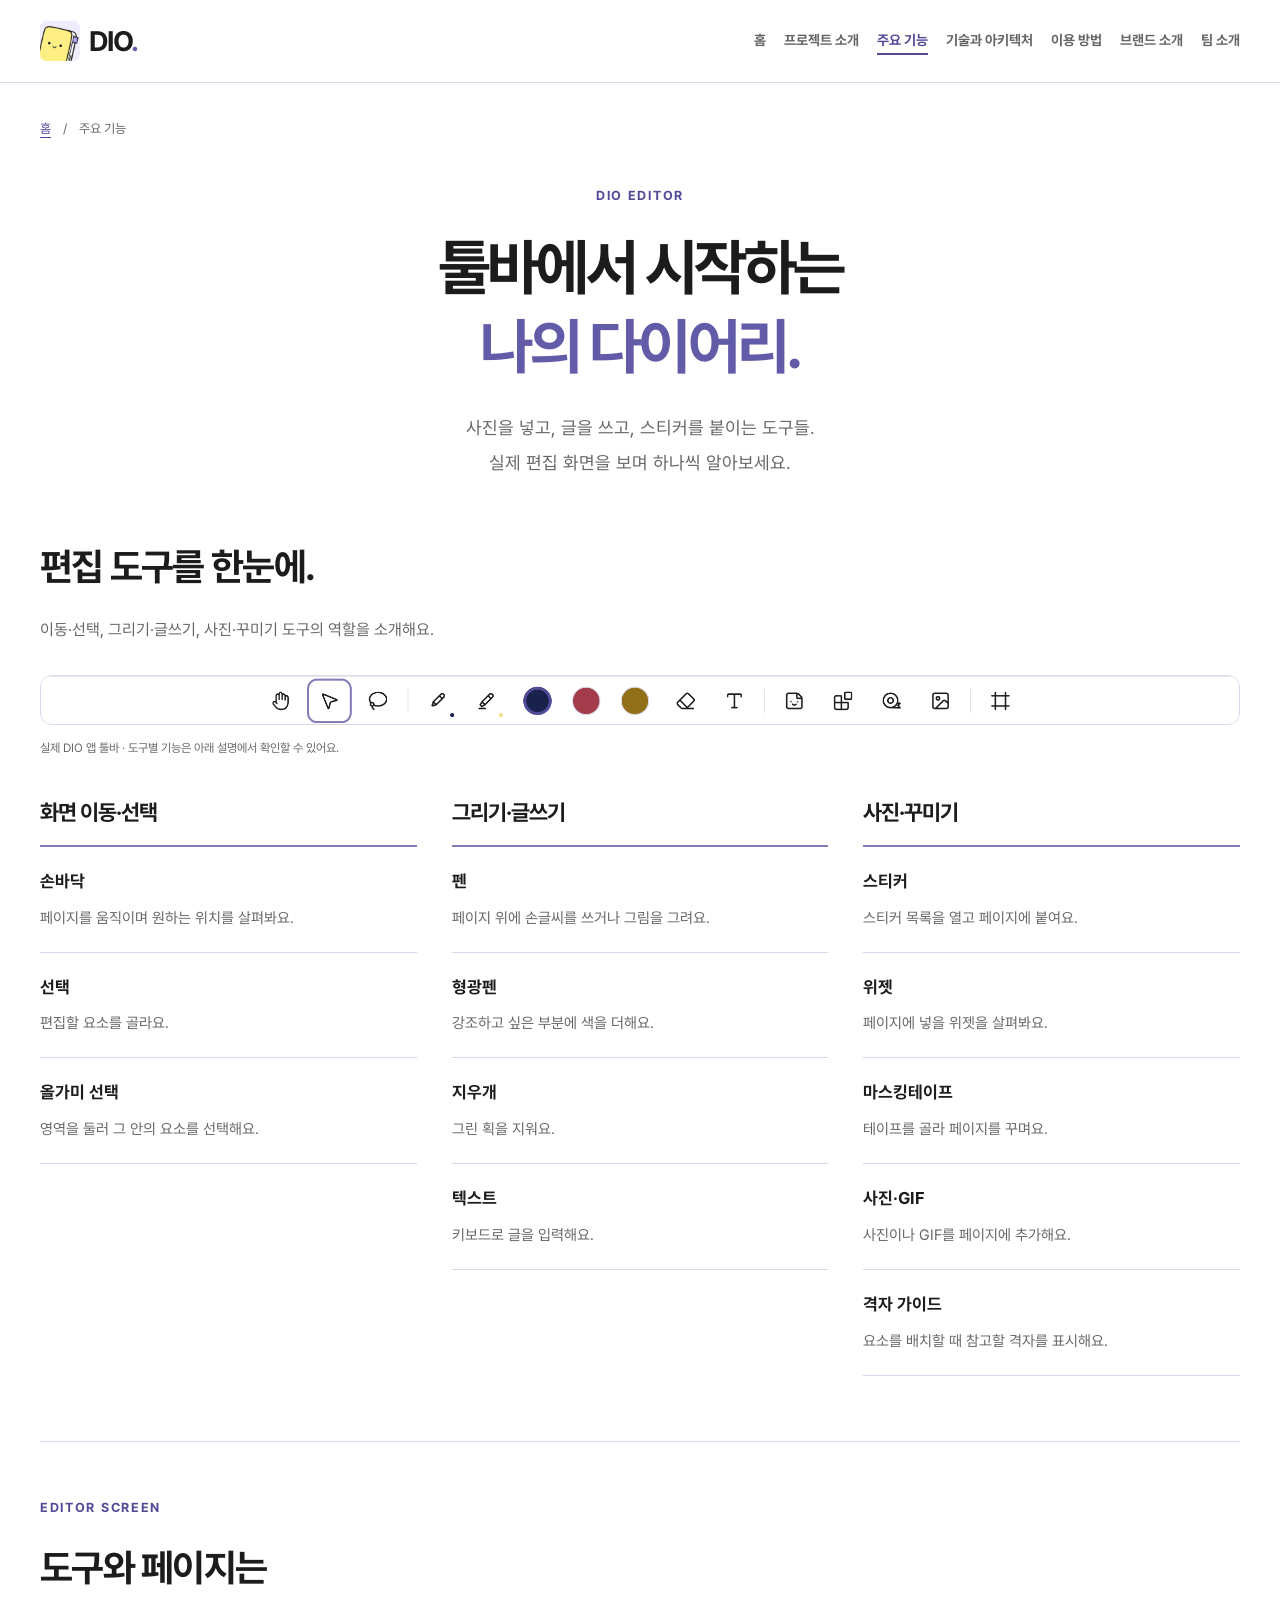
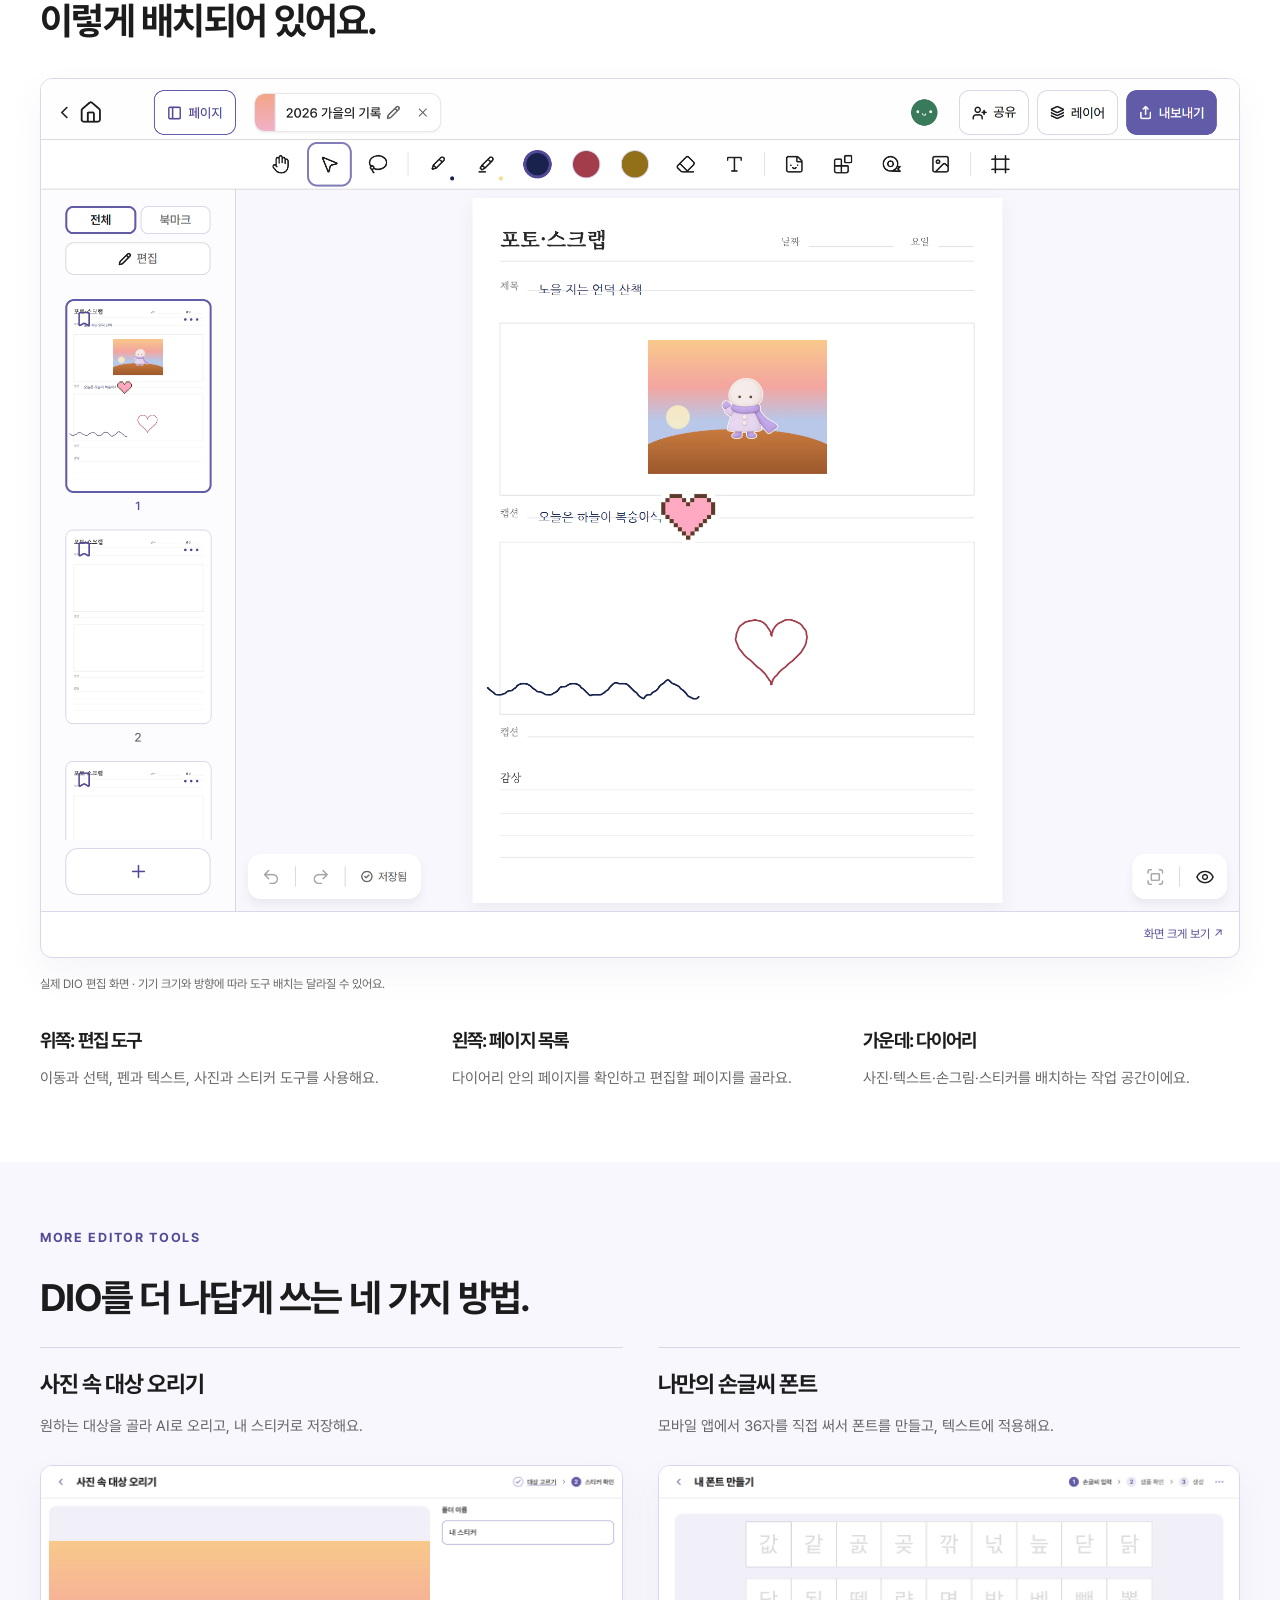
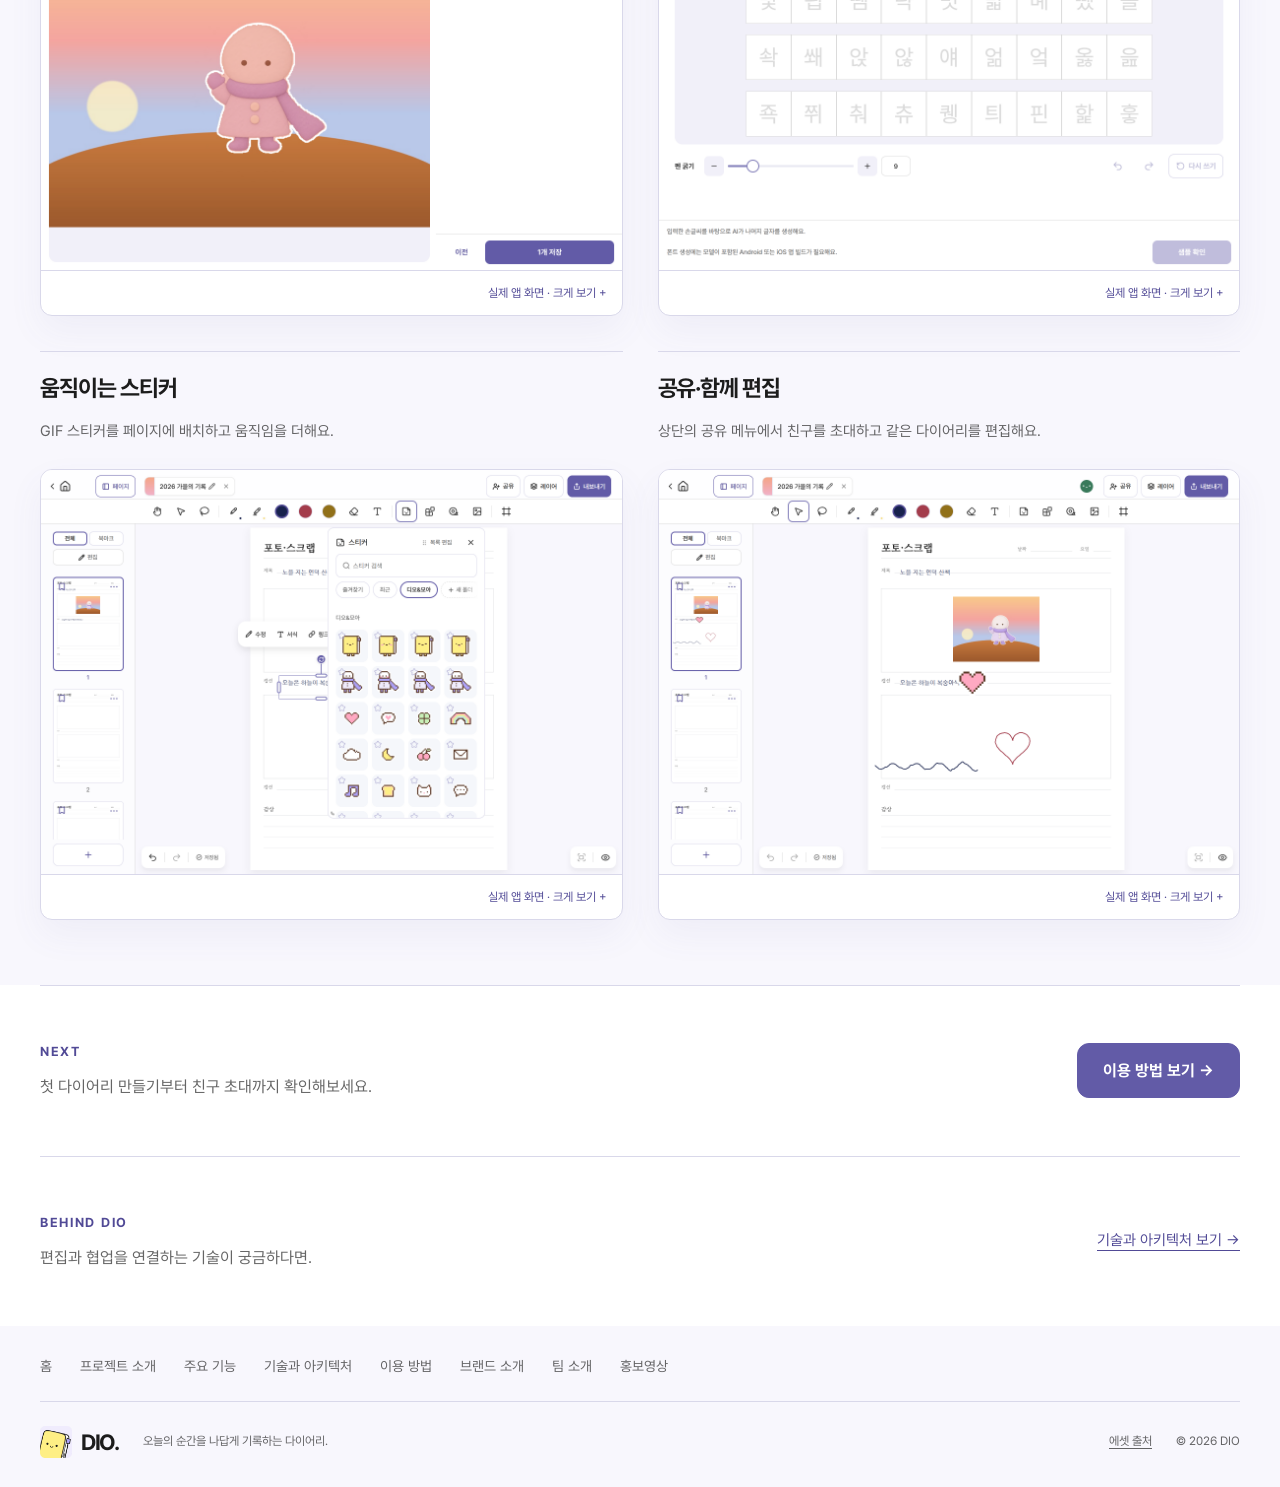
<file: features.html>
<!doctype html>
<html lang="ko">
<head>
  <meta charset="utf-8">
  <meta name="viewport" content="width=device-width, initial-scale=1">
  <meta name="theme-color" content="#F8F7FD">
  <title>주요 기능 — DIO</title>
  <meta name="description" content="실제 DIO 편집 화면과 툴바의 이동·선택, 펜·텍스트, 사진·스티커 도구를 소개해요.">
  <meta property="og:type" content="website">
  <meta property="og:title" content="주요 기능 — DIO">
  <meta property="og:description" content="친구와 함께 꾸미기, AI 사진 오리기, 손글씨와 스티커. 실제 DIO 앱 화면과 꾸미기 예시를 만나보세요.">
  <meta property="og:url" content="https://seungmin903.github.io/dio-landing/features.html">
  <meta property="og:image" content="https://seungmin903.github.io/dio-landing/assets/social-card.png?v=520b40f748ad">
  <meta property="og:image:width" content="1200">
  <meta property="og:image:height" content="630">
  <meta name="twitter:card" content="summary_large_image">
  <link rel="icon" href="assets/logo.png" type="image/png">
  <link rel="stylesheet" href="styles.css?v=5ee580c2cf27"><link rel="stylesheet" href="pages.css?v=396031a4b1b4">
  <link rel="preload" href="assets/fonts/Pretendard-Regular.otf" as="font" type="font/otf" crossorigin>
  <script src="app.js?v=f762fa158a79" defer></script>
  <link rel="canonical" href="https://seungmin903.github.io/dio-landing/features.html">
<link rel="stylesheet" href="flow.css?v=a2b165bc5264">
<link rel="stylesheet" href="product.css?v=1f5f214ca135">
</head>
<body data-page="features"><a class="skip-link" href="#main">본문으로 건너뛰기</a><svg class="icon-defs" xmlns="http://www.w3.org/2000/svg" aria-hidden="true"><defs>
    <symbol id="i-pen" viewBox="0 0 24 24"><path d="m15 5 4 4M4 20l4-1L20 7a2.8 2.8 0 0 0-4-4L4 15z"/></symbol>
    <symbol id="i-photo" viewBox="0 0 24 24"><rect x="3" y="3" width="18" height="18" rx="4"/><circle cx="8" cy="8" r="1.5"/><path d="m3 17 6-6 5 5 3-3 4 4"/></symbol>
    <symbol id="i-sticker" viewBox="0 0 24 24"><path d="M20 14V7a4 4 0 0 0-4-4H7a4 4 0 0 0-4 4v10a4 4 0 0 0 4 4h6zm0 0h-4a3 3 0 0 0-3 3v4"/><path d="M8 8v1m6-1v1m-6 4q3 3 6 0"/></symbol>
    <symbol id="i-people" viewBox="0 0 24 24"><circle cx="9" cy="8" r="3"/><path d="M3 21v-3a6 6 0 0 1 12 0v3M16 5a3 3 0 0 1 0 6m3 10v-3a6 6 0 0 0-2-4"/></symbol>
    <symbol id="i-replay" viewBox="0 0 24 24"><path d="M3 11a9 9 0 1 1 2 7M3 4v7h7"/></symbol>
    <symbol id="i-check" viewBox="0 0 24 24"><path d="m5 12 4 4L19 6"/></symbol>
    <symbol id="i-close" viewBox="0 0 24 24"><path d="m6 6 12 12M6 18 18 6"/></symbol>
    <symbol id="i-plus" viewBox="0 0 24 24"><path d="M12 5v14M5 12h14"/></symbol>
  </defs></svg><header class="site-header"><div class="shell header-inner"><a class="brand" href="index.html" aria-label="DIO 처음으로"><img src="assets/logo.png" width="40" height="40" alt=""><span>DIO<span class="brand-dot">.</span></span></a><button class="menu-toggle" type="button" aria-expanded="false" aria-controls="navigation" aria-label="메뉴 열기"><span></span><span></span></button><nav id="navigation" aria-label="주요 메뉴"><a href="index.html">홈</a><a href="about.html">프로젝트 소개</a><a href="features.html" aria-current="page">주요 기능</a><a href="technology.html">기술과 아키텍처</a><a href="guide.html">이용 방법</a><a href="brand.html">브랜드 소개</a><a href="team.html">팀 소개</a></nav><a class="button button-small header-cta" href="features.html#experience">앱 화면 둘러보기</a></div></header><main id="main"><section class="product-heading shell"><nav class="breadcrumb" aria-label="현재 위치"><a href="index.html">홈</a><span>/</span><span>주요 기능</span></nav><p class="eyebrow">DIO EDITOR</p><h1>툴바에서 시작하는<br><span>나의 다이어리.</span></h1><p>사진을 넣고, 글을 쓰고, 스티커를 붙이는 도구들.<br>실제 편집 화면을 보며 하나씩 알아보세요.</p></section><section class="toolbar-overview shell" id="experience" aria-labelledby="toolbar-title"><h2 id="toolbar-title">편집 도구를 한눈에.</h2><p>이동·선택, 그리기·글쓰기, 사진·꾸미기 도구의 역할을 소개해요.</p><figure class="toolbar-strip"><div><img src="assets/screenshots/editor.png" width="2360" height="1640" alt="DIO 실제 편집 툴바"></div><figcaption>실제 DIO 앱 툴바 · 도구별 기능은 아래 설명에서 확인할 수 있어요.</figcaption></figure><div class="toolbar-groups"><section aria-labelledby="tool-group-0"><h3 id="tool-group-0">화면 이동·선택</h3><dl><div><dt>손바닥</dt><dd>페이지를 움직이며 원하는 위치를 살펴봐요.</dd></div><div><dt>선택</dt><dd>편집할 요소를 골라요.</dd></div><div><dt>올가미 선택</dt><dd>영역을 둘러 그 안의 요소를 선택해요.</dd></div></dl></section><section aria-labelledby="tool-group-1"><h3 id="tool-group-1">그리기·글쓰기</h3><dl><div><dt>펜</dt><dd>페이지 위에 손글씨를 쓰거나 그림을 그려요.</dd></div><div><dt>형광펜</dt><dd>강조하고 싶은 부분에 색을 더해요.</dd></div><div><dt>지우개</dt><dd>그린 획을 지워요.</dd></div><div><dt>텍스트</dt><dd>키보드로 글을 입력해요.</dd></div></dl></section><section aria-labelledby="tool-group-2"><h3 id="tool-group-2">사진·꾸미기</h3><dl><div><dt>스티커</dt><dd>스티커 목록을 열고 페이지에 붙여요.</dd></div><div><dt>위젯</dt><dd>페이지에 넣을 위젯을 살펴봐요.</dd></div><div><dt>마스킹테이프</dt><dd>테이프를 골라 페이지를 꾸며요.</dd></div><div><dt>사진·GIF</dt><dd>사진이나 GIF를 페이지에 추가해요.</dd></div><div><dt>격자 가이드</dt><dd>요소를 배치할 때 참고할 격자를 표시해요.</dd></div></dl></section></div></section><section class="toolbar-app shell" aria-labelledby="editor-title"><p class="eyebrow">EDITOR SCREEN</p><h2 id="editor-title">도구와 페이지는<br>이렇게 배치되어 있어요.</h2><figure class="product-screen"><button type="button" data-screenshot="assets/screenshots/editor.png" data-caption="실제 DIO 다이어리 편집 화면" aria-label="편집 화면 확대"><img src="assets/screenshots/editor.png" width="2360" height="1640" alt="위쪽에 툴바, 왼쪽에 페이지 목록, 가운데에 다이어리가 있는 실제 DIO 편집 화면" loading="lazy"><span>화면 크게 보기 ↗</span></button><figcaption>실제 DIO 편집 화면 · 기기 크기와 방향에 따라 도구 배치는 달라질 수 있어요.</figcaption></figure><div class="toolbar-screen-notes"><article><h3>위쪽: 편집 도구</h3><p>이동과 선택, 펜과 텍스트, 사진과 스티커 도구를 사용해요.</p></article><article><h3>왼쪽: 페이지 목록</h3><p>다이어리 안의 페이지를 확인하고 편집할 페이지를 골라요.</p></article><article><h3>가운데: 다이어리</h3><p>사진·텍스트·손그림·스티커를 배치하는 작업 공간이에요.</p></article></div></section><section class="toolbar-details"><div class="shell"><p class="eyebrow">MORE EDITOR TOOLS</p><h2>DIO를 더 나답게 쓰는 네 가지 방법.</h2><div class="toolbar-detail-grid"><article id="cutout"><h3>사진 속 대상 오리기</h3><p>원하는 대상을 골라 AI로 오리고, 내 스티커로 저장해요.</p><figure class="product-screen feature-detail-screen"><button type="button" data-screenshot="assets/screenshots/cutout.png" data-caption="실제 DIO 사진 속 대상 오리기 화면" aria-label="사진 속 대상 오리기 화면 확대"><img src="assets/screenshots/cutout.png" width="2360" height="1640" alt="실제 DIO 사진 속 대상 오리기 화면" loading="lazy"><span>실제 앱 화면 · 크게 보기 +</span></button></figure></article><article id="handwriting"><h3>나만의 손글씨 폰트</h3><p>모바일 앱에서 36자를 직접 써서 폰트를 만들고, 텍스트에 적용해요.</p><figure class="product-screen feature-detail-screen"><button type="button" data-screenshot="assets/screenshots/handwriting.png" data-caption="실제 DIO 손글씨 폰트 제작 화면" aria-label="손글씨 폰트 제작 화면 확대"><img src="assets/screenshots/handwriting.png" width="2360" height="1640" alt="실제 DIO 손글씨 폰트 제작 화면" loading="lazy"><span>실제 앱 화면 · 크게 보기 +</span></button></figure></article><article id="motion"><h3>움직이는 스티커</h3><p>GIF 스티커를 페이지에 배치하고 움직임을 더해요.</p><figure class="product-screen feature-detail-screen"><button type="button" data-screenshot="assets/screenshots/stickers.png" data-caption="실제 DIO 스티커 선택 화면" aria-label="스티커 선택 화면 확대"><img src="assets/screenshots/stickers.png" width="2360" height="1640" alt="실제 DIO 스티커 선택 화면" loading="lazy"><span>실제 앱 화면 · 크게 보기 +</span></button></figure></article><article id="collaboration"><h3>공유·함께 편집</h3><p>상단의 공유 메뉴에서 친구를 초대하고 같은 다이어리를 편집해요.</p><figure class="product-screen feature-detail-screen"><button type="button" data-screenshot="assets/screenshots/editor.png" data-caption="실제 DIO 공유 메뉴가 있는 다이어리 편집 화면" aria-label="공유 메뉴가 있는 다이어리 편집 화면 확대"><img src="assets/screenshots/editor.png" width="2360" height="1640" alt="실제 DIO 공유 메뉴가 있는 다이어리 편집 화면" loading="lazy"><span>실제 앱 화면 · 크게 보기 +</span></button></figure></article></div></div></section><aside class="flow-next shell"><div><p class="eyebrow">NEXT</p><p>첫 다이어리 만들기부터 친구 초대까지 확인해보세요.</p></div><a class="button" href="guide.html">이용 방법 보기 →</a></aside><aside class="flow-next shell"><div><p class="eyebrow">BEHIND DIO</p><p>편집과 협업을 연결하는 기술이 궁금하다면.</p></div><a class="text-link" href="technology.html">기술과 아키텍처 보기 →</a></aside></main><footer class="site-footer"><div class="shell"><div class="footer-pages" aria-label="사이트 페이지"><a href="index.html">홈</a><a href="about.html">프로젝트 소개</a><a href="features.html">주요 기능</a><a href="technology.html">기술과 아키텍처</a><a href="guide.html">이용 방법</a><a href="brand.html">브랜드 소개</a><a href="team.html">팀 소개</a><a href="index.html#film">홍보영상</a></div><div class="footer-inner"><a class="brand" href="index.html"><img src="assets/logo.png" width="32" height="32" alt=""><span>DIO.</span></a><p>오늘의 순간을 나답게 기록하는 다이어리.</p><a href="credits.html">에셋 출처</a><span>© <span id="year">2026</span> DIO</span></div></div></footer><dialog id="screenshot-dialog" aria-labelledby="screenshot-caption"><div class="dialog-toolbar"><p id="screenshot-caption"></p><button class="icon-button" id="close-dialog" type="button" aria-label="확대 화면 닫기"><svg class="icon"><use href="#i-close"/></svg></button></div><img id="screenshot-image" alt=""></dialog></body></html>
</file>
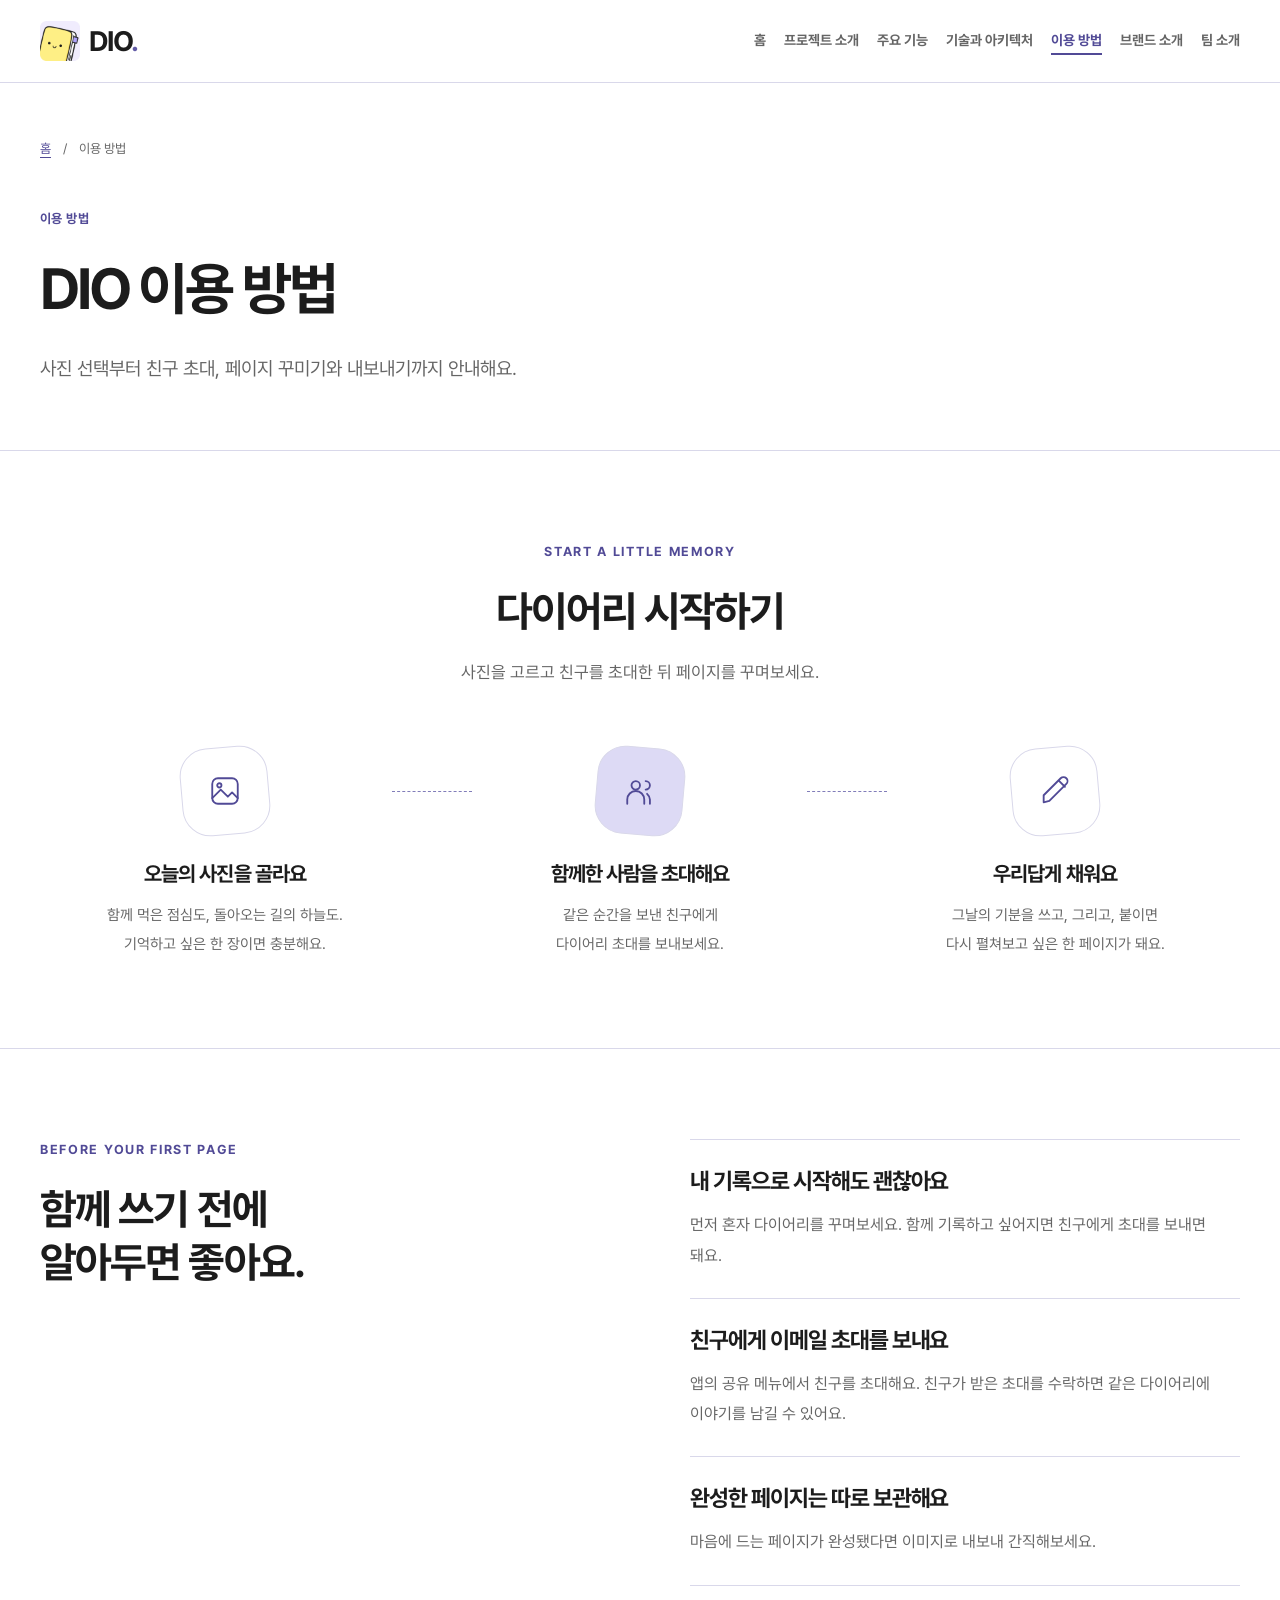
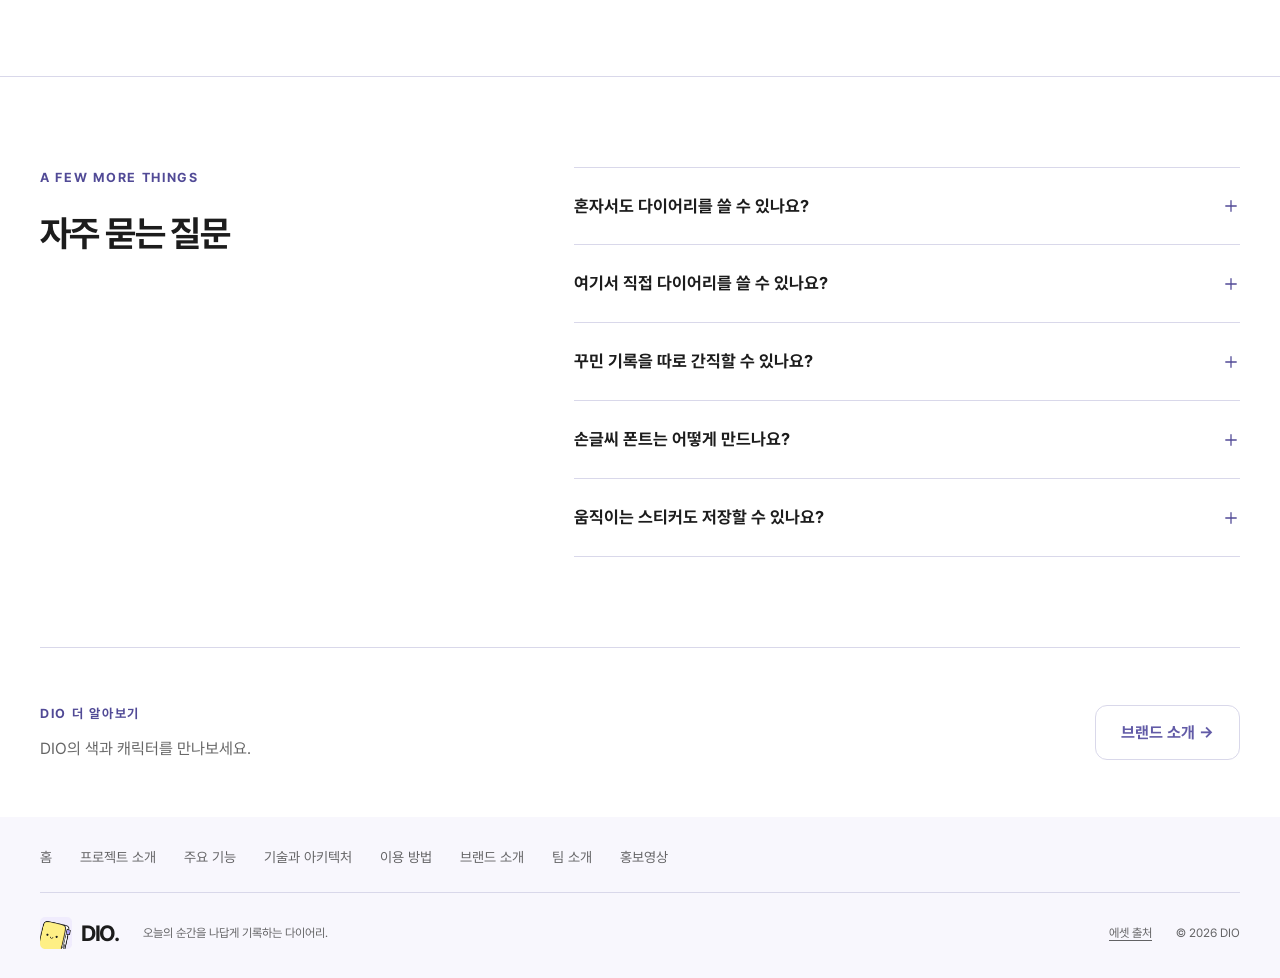
<file: guide.html>
<!doctype html>
<html lang="ko">
<head>
  <meta charset="utf-8">
  <meta name="viewport" content="width=device-width, initial-scale=1">
  <meta name="theme-color" content="#F8F7FD">
  <title>이용 방법 — DIO</title>
  <meta name="description" content="사진 선택부터 친구 초대와 함께 꾸미기까지, DIO에서 첫 다이어리를 시작하는 방법을 알아보세요.">
  <meta property="og:type" content="website">
  <meta property="og:title" content="이용 방법 — DIO">
  <meta property="og:description" content="사진 선택부터 친구 초대와 함께 꾸미기까지, DIO에서 첫 다이어리를 시작하는 방법을 알아보세요.">
  <meta property="og:url" content="https://seungmin903.github.io/dio-landing/guide.html">
  <meta property="og:image" content="https://seungmin903.github.io/dio-landing/assets/social-card.png?v=520b40f748ad">
  <meta property="og:image:width" content="1200">
  <meta property="og:image:height" content="630">
  <meta name="twitter:card" content="summary_large_image">
  <link rel="icon" href="assets/logo.png" type="image/png">
  <link rel="stylesheet" href="styles.css?v=5ee580c2cf27"><link rel="stylesheet" href="pages.css?v=396031a4b1b4">
  <link rel="preload" href="assets/fonts/Pretendard-Regular.otf" as="font" type="font/otf" crossorigin>
  <script src="app.js?v=f762fa158a79" defer></script>
  <link rel="canonical" href="https://seungmin903.github.io/dio-landing/guide.html">
<link rel="stylesheet" href="flow.css?v=a2b165bc5264">
<link rel="stylesheet" href="product.css?v=1f5f214ca135">
</head>
<body data-page="guide"><a class="skip-link" href="#main">본문으로 건너뛰기</a><svg class="icon-defs" xmlns="http://www.w3.org/2000/svg" aria-hidden="true"><defs>
    <symbol id="i-pen" viewBox="0 0 24 24"><path d="m15 5 4 4M4 20l4-1L20 7a2.8 2.8 0 0 0-4-4L4 15z"/></symbol>
    <symbol id="i-photo" viewBox="0 0 24 24"><rect x="3" y="3" width="18" height="18" rx="4"/><circle cx="8" cy="8" r="1.5"/><path d="m3 17 6-6 5 5 3-3 4 4"/></symbol>
    <symbol id="i-sticker" viewBox="0 0 24 24"><path d="M20 14V7a4 4 0 0 0-4-4H7a4 4 0 0 0-4 4v10a4 4 0 0 0 4 4h6zm0 0h-4a3 3 0 0 0-3 3v4"/><path d="M8 8v1m6-1v1m-6 4q3 3 6 0"/></symbol>
    <symbol id="i-people" viewBox="0 0 24 24"><circle cx="9" cy="8" r="3"/><path d="M3 21v-3a6 6 0 0 1 12 0v3M16 5a3 3 0 0 1 0 6m3 10v-3a6 6 0 0 0-2-4"/></symbol>
    <symbol id="i-replay" viewBox="0 0 24 24"><path d="M3 11a9 9 0 1 1 2 7M3 4v7h7"/></symbol>
    <symbol id="i-check" viewBox="0 0 24 24"><path d="m5 12 4 4L19 6"/></symbol>
    <symbol id="i-close" viewBox="0 0 24 24"><path d="m6 6 12 12M6 18 18 6"/></symbol>
    <symbol id="i-plus" viewBox="0 0 24 24"><path d="M12 5v14M5 12h14"/></symbol>
  </defs></svg><header class="site-header"><div class="shell header-inner"><a class="brand" href="index.html" aria-label="DIO 처음으로"><img src="assets/logo.png" width="40" height="40" alt=""><span>DIO<span class="brand-dot">.</span></span></a><button class="menu-toggle" type="button" aria-expanded="false" aria-controls="navigation" aria-label="메뉴 열기"><span></span><span></span></button><nav id="navigation" aria-label="주요 메뉴"><a href="index.html">홈</a><a href="about.html">프로젝트 소개</a><a href="features.html">주요 기능</a><a href="technology.html">기술과 아키텍처</a><a href="guide.html" aria-current="page">이용 방법</a><a href="brand.html">브랜드 소개</a><a href="team.html">팀 소개</a></nav><a class="button button-small header-cta" href="features.html#experience">앱 화면 둘러보기</a></div></header><main id="main"><section class="page-hero shell"><nav class="breadcrumb" aria-label="현재 위치"><a href="index.html">홈</a><span aria-hidden="true">/</span><span>이용 방법</span></nav><p class="eyebrow">이용 방법</p><h1>DIO 이용 방법</h1><p class="page-lead">사진 선택부터 친구 초대, 페이지 꾸미기와 내보내기까지 안내해요.</p></section><section class="section how-section" id="how" aria-labelledby="how-title">
      <div class="shell"><div class="section-heading centered"><p class="eyebrow">START A LITTLE MEMORY</p><h2 id="how-title">다이어리 시작하기</h2><p>사진을 고르고 친구를 초대한 뒤 페이지를 꾸며보세요.</p></div>
        <ol class="steps"><li><span class="step-drawing"><svg class="icon"><use href="#i-photo"/></svg></span><h3>오늘의 사진을 골라요</h3><p>함께 먹은 점심도, 돌아오는 길의 하늘도.<br>기억하고 싶은 한 장이면 충분해요.</p></li><li><span class="step-drawing"><svg class="icon"><use href="#i-people"/></svg></span><h3>함께한 사람을 초대해요</h3><p>같은 순간을 보낸 친구에게<br>다이어리 초대를 보내보세요.</p></li><li><span class="step-drawing"><svg class="icon"><use href="#i-pen"/></svg></span><h3>우리답게 채워요</h3><p>그날의 기분을 쓰고, 그리고, 붙이면<br>다시 펼쳐보고 싶은 한 페이지가 돼요.</p></li></ol>
      </div>
    </section><section class="section guide-details"><div class="shell editorial-grid"><div><p class="eyebrow">BEFORE YOUR FIRST PAGE</p><h2>함께 쓰기 전에<br>알아두면 좋아요.</h2></div><div class="principles"><article><h3>내 기록으로 시작해도 괜찮아요</h3><p>먼저 혼자 다이어리를 꾸며보세요. 함께 기록하고 싶어지면 친구에게 초대를 보내면 돼요.</p></article><article><h3>친구에게 이메일 초대를 보내요</h3><p>앱의 공유 메뉴에서 친구를 초대해요. 친구가 받은 초대를 수락하면 같은 다이어리에 이야기를 남길 수 있어요.</p></article><article><h3>완성한 페이지는 따로 보관해요</h3><p>마음에 드는 페이지가 완성됐다면 이미지로 내보내 간직해보세요.</p></article></div></div></section><section class="section faq-section" aria-labelledby="faq-title"><div class="shell faq-grid"><div><p class="eyebrow">A FEW MORE THINGS</p><h2 id="faq-title">자주 묻는 질문</h2></div><div class="faq-list">
      <details><summary>혼자서도 다이어리를 쓸 수 있나요?<svg class="icon"><use href="#i-plus"/></svg></summary><p>네. 나만의 기록을 남기다가 함께 쓰고 싶어지면 친구를 초대해도 돼요.</p></details>
      <details><summary>여기서 직접 다이어리를 쓸 수 있나요?<svg class="icon"><use href="#i-plus"/></svg></summary><p>이곳은 DIO를 소개하는 사이트예요. 주요 기능 페이지에서는 실제 앱 화면을 확대해 볼 수 있어요. 기록과 공유는 DIO 앱에서 이용해요.</p></details>
      <details><summary>꾸민 기록을 따로 간직할 수 있나요?<svg class="icon"><use href="#i-plus"/></svg></summary><p>DIO 앱에서 꾸민 페이지를 이미지로 내보낼 수 있어요. 소중한 페이지를 따로 저장해 간직해보세요.</p></details>
    <details><summary>손글씨 폰트는 어떻게 만드나요?<svg class="icon"><use href="#i-plus"/></svg></summary><p>DIO 앱의 나만의 폰트 만들기에서 안내된 36자를 적고 샘플을 확인해요. AI가 만든 폰트는 다이어리 텍스트 도구의 내 폰트에서 선택할 수 있어요. 폰트 생성은 Android·iOS 앱에서 이용해요.</p></details><details><summary>움직이는 스티커도 저장할 수 있나요?<svg class="icon"><use href="#i-plus"/></svg></summary><p>움직이는 스티커나 GIF가 있는 페이지는 GIF 형식으로 내보낼 수 있어요. PNG는 한 장의 이미지로 저장돼요.</p></details></div></div></section><aside class="flow-next shell"><div><p class="eyebrow">DIO 더 알아보기</p><p>DIO의 색과 캐릭터를 만나보세요.</p></div><a class="button button-outline" href="brand.html">브랜드 소개 →</a></aside></main><footer class="site-footer"><div class="shell"><div class="footer-pages" aria-label="사이트 페이지"><a href="index.html">홈</a><a href="about.html">프로젝트 소개</a><a href="features.html">주요 기능</a><a href="technology.html">기술과 아키텍처</a><a href="guide.html">이용 방법</a><a href="brand.html">브랜드 소개</a><a href="team.html">팀 소개</a><a href="index.html#film">홍보영상</a></div><div class="footer-inner"><a class="brand" href="index.html"><img src="assets/logo.png" width="32" height="32" alt=""><span>DIO.</span></a><p>오늘의 순간을 나답게 기록하는 다이어리.</p><a href="credits.html">에셋 출처</a><span>© <span id="year">2026</span> DIO</span></div></div></footer><dialog id="screenshot-dialog" aria-labelledby="screenshot-caption"><div class="dialog-toolbar"><p id="screenshot-caption"></p><button class="icon-button" id="close-dialog" type="button" aria-label="확대 화면 닫기"><svg class="icon"><use href="#i-close"/></svg></button></div><img id="screenshot-image" alt=""></dialog></body></html>
</file>
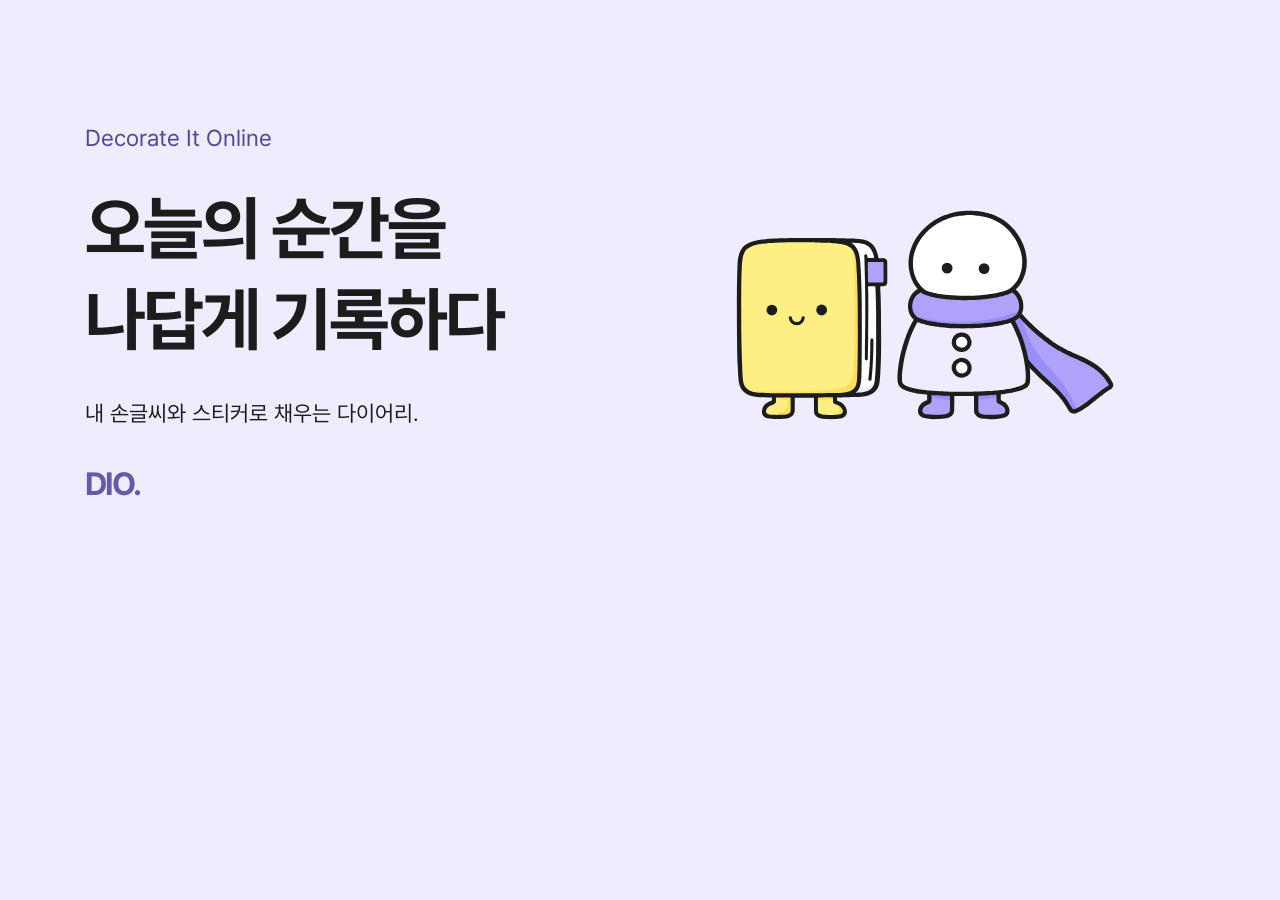
<file: social-card.html>
<!doctype html><html lang="ko"><meta charset="utf-8"><link rel="stylesheet" href="styles.css?v=5ee580c2cf27"><style>html,body{width:1200px;height:630px;overflow:hidden}body{padding:85px;background:#F0ECFD;display:flex;align-items:center;gap:65px}.copy{flex:1}.copy p{font-size:23px;margin-bottom:25px;color:#514A96}.copy h1{font-size:70px;line-height:1.3}.copy h1+p{font-size:22px;margin-top:30px;color:#1C1C1C}.art{width:380px}img{width:100%}.wordmark{font-size:32px;font-weight:700;letter-spacing:-2px;margin-top:20px;color:#625BA7}</style><body><div class="copy"><p>Decorate It Online</p><h1>오늘의 순간을<br>나답게 기록하다</h1><p>내 손글씨와 스티커로 채우는 다이어리.</p><div class="wordmark">DIO.</div></div><div class="art"><img src="assets/friends.svg" alt="모아와 디오"></div></body></html>
</file>
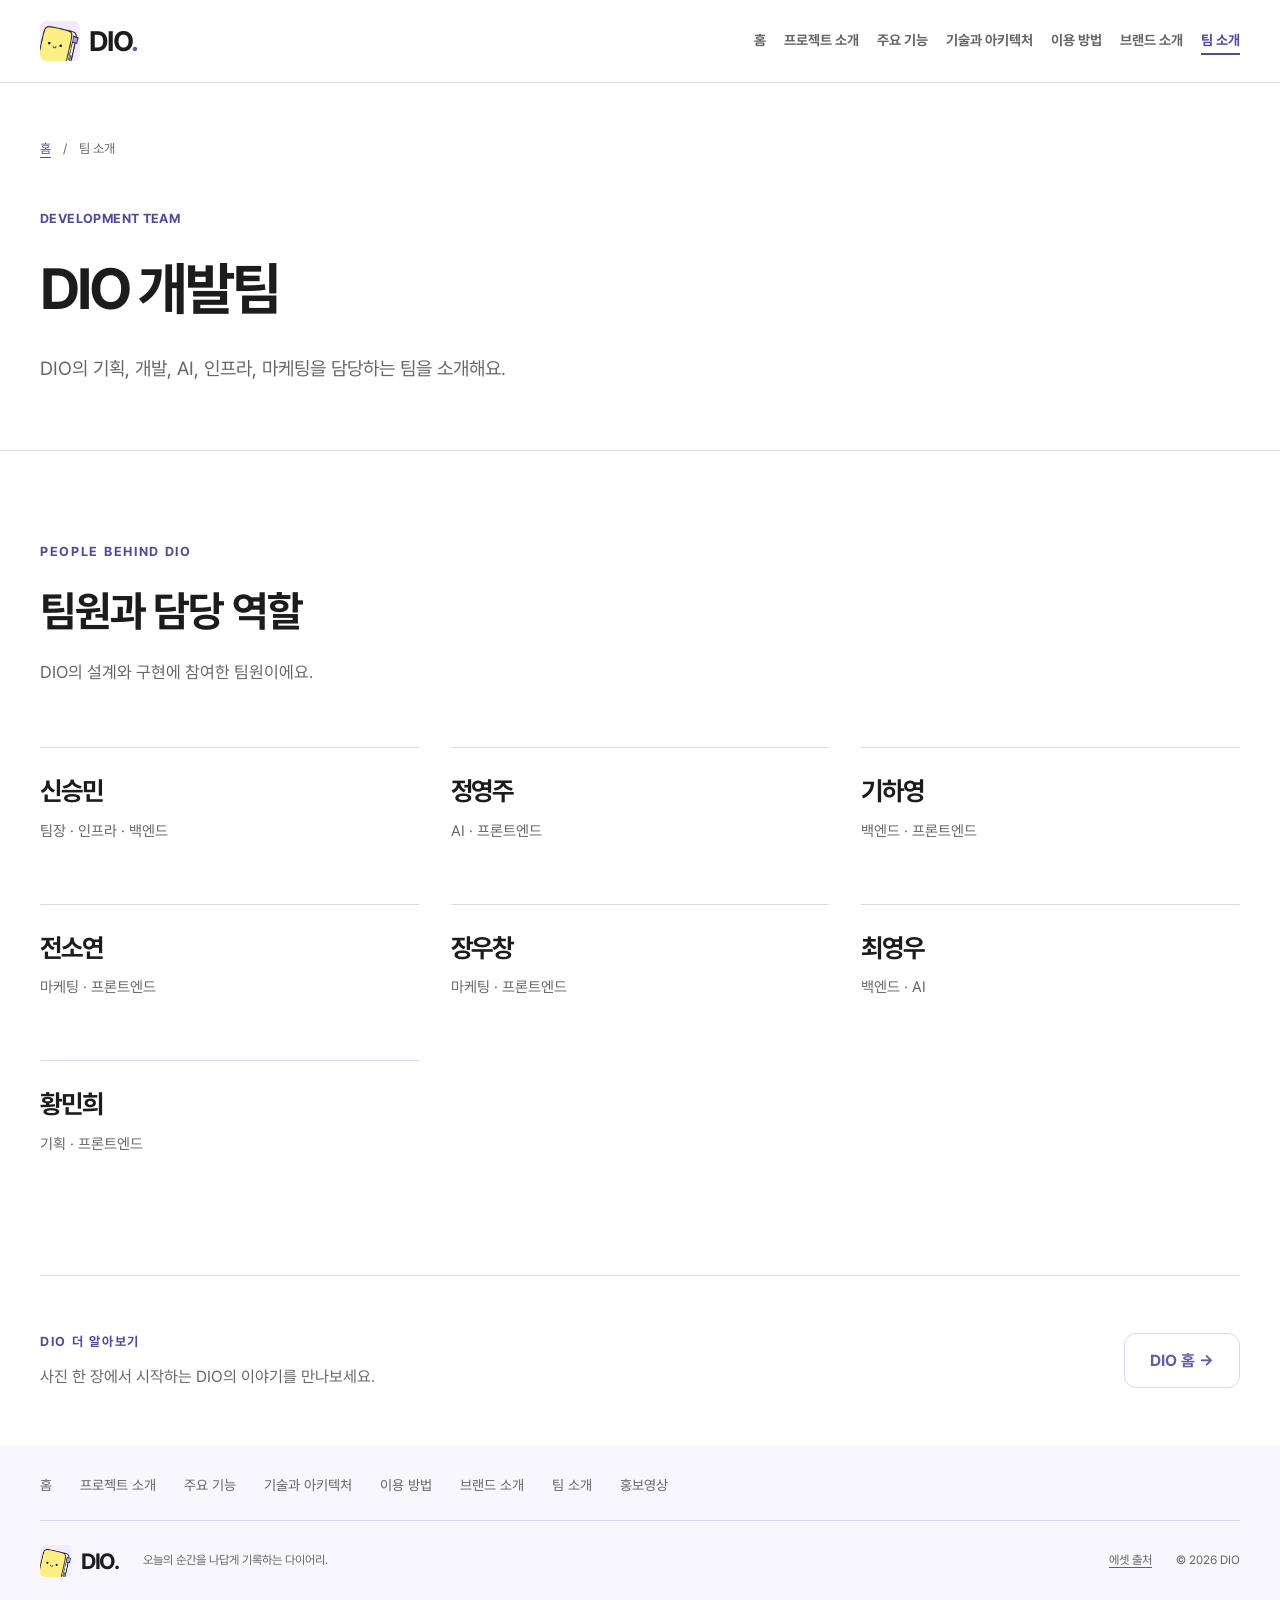
<file: team.html>
<!doctype html>
<html lang="ko">
<head>
  <meta charset="utf-8">
  <meta name="viewport" content="width=device-width, initial-scale=1">
  <meta name="theme-color" content="#F8F7FD">
  <title>팀 소개 — DIO</title>
  <meta name="description" content="DIO를 만든 F106 팀과 각자의 담당 역할을 소개해요.">
  <meta property="og:type" content="website">
  <meta property="og:title" content="팀 소개 — DIO">
  <meta property="og:description" content="DIO를 만든 F106 팀과 각자의 담당 역할을 소개해요.">
  <meta property="og:url" content="https://seungmin903.github.io/dio-landing/team.html">
  <meta property="og:image" content="https://seungmin903.github.io/dio-landing/assets/social-card.png?v=520b40f748ad">
  <meta property="og:image:width" content="1200">
  <meta property="og:image:height" content="630">
  <meta name="twitter:card" content="summary_large_image">
  <link rel="icon" href="assets/logo.png" type="image/png">
  <link rel="stylesheet" href="styles.css?v=5ee580c2cf27"><link rel="stylesheet" href="pages.css?v=396031a4b1b4">
  <link rel="preload" href="assets/fonts/Pretendard-Regular.otf" as="font" type="font/otf" crossorigin>
  <script src="app.js?v=f762fa158a79" defer></script>
  <link rel="canonical" href="https://seungmin903.github.io/dio-landing/team.html">
<link rel="stylesheet" href="flow.css?v=a2b165bc5264">
<link rel="stylesheet" href="product.css?v=1f5f214ca135">
</head>
<body data-page="team"><a class="skip-link" href="#main">본문으로 건너뛰기</a><svg class="icon-defs" xmlns="http://www.w3.org/2000/svg" aria-hidden="true"><defs>
    <symbol id="i-pen" viewBox="0 0 24 24"><path d="m15 5 4 4M4 20l4-1L20 7a2.8 2.8 0 0 0-4-4L4 15z"/></symbol>
    <symbol id="i-photo" viewBox="0 0 24 24"><rect x="3" y="3" width="18" height="18" rx="4"/><circle cx="8" cy="8" r="1.5"/><path d="m3 17 6-6 5 5 3-3 4 4"/></symbol>
    <symbol id="i-sticker" viewBox="0 0 24 24"><path d="M20 14V7a4 4 0 0 0-4-4H7a4 4 0 0 0-4 4v10a4 4 0 0 0 4 4h6zm0 0h-4a3 3 0 0 0-3 3v4"/><path d="M8 8v1m6-1v1m-6 4q3 3 6 0"/></symbol>
    <symbol id="i-people" viewBox="0 0 24 24"><circle cx="9" cy="8" r="3"/><path d="M3 21v-3a6 6 0 0 1 12 0v3M16 5a3 3 0 0 1 0 6m3 10v-3a6 6 0 0 0-2-4"/></symbol>
    <symbol id="i-replay" viewBox="0 0 24 24"><path d="M3 11a9 9 0 1 1 2 7M3 4v7h7"/></symbol>
    <symbol id="i-check" viewBox="0 0 24 24"><path d="m5 12 4 4L19 6"/></symbol>
    <symbol id="i-close" viewBox="0 0 24 24"><path d="m6 6 12 12M6 18 18 6"/></symbol>
    <symbol id="i-plus" viewBox="0 0 24 24"><path d="M12 5v14M5 12h14"/></symbol>
  </defs></svg><header class="site-header"><div class="shell header-inner"><a class="brand" href="index.html" aria-label="DIO 처음으로"><img src="assets/logo.png" width="40" height="40" alt=""><span>DIO<span class="brand-dot">.</span></span></a><button class="menu-toggle" type="button" aria-expanded="false" aria-controls="navigation" aria-label="메뉴 열기"><span></span><span></span></button><nav id="navigation" aria-label="주요 메뉴"><a href="index.html">홈</a><a href="about.html">프로젝트 소개</a><a href="features.html">주요 기능</a><a href="technology.html">기술과 아키텍처</a><a href="guide.html">이용 방법</a><a href="brand.html">브랜드 소개</a><a href="team.html" aria-current="page">팀 소개</a></nav><a class="button button-small header-cta" href="features.html#experience">앱 화면 둘러보기</a></div></header><main id="main"><section class="page-hero shell"><nav class="breadcrumb" aria-label="현재 위치"><a href="index.html">홈</a><span aria-hidden="true">/</span><span>팀 소개</span></nav><p class="eyebrow">DEVELOPMENT TEAM</p><h1>DIO 개발팀</h1><p class="page-lead">DIO의 기획, 개발, AI, 인프라, 마케팅을 담당하는 팀을 소개해요.</p></section><section class="section team-section"><div class="shell"><div class="section-heading"><p class="eyebrow">PEOPLE BEHIND DIO</p><h2>팀원과 담당 역할</h2><p>DIO의 설계와 구현에 참여한 팀원이에요.</p></div><div class="team-members"><article class="team-member"><h3>신승민</h3><p>팀장 · 인프라 · 백엔드</p></article><article class="team-member"><h3>정영주</h3><p>AI · 프론트엔드</p></article><article class="team-member"><h3>기하영</h3><p>백엔드 · 프론트엔드</p></article><article class="team-member"><h3>전소연</h3><p>마케팅 · 프론트엔드</p></article><article class="team-member"><h3>장우창</h3><p>마케팅 · 프론트엔드</p></article><article class="team-member"><h3>최영우</h3><p>백엔드 · AI</p></article><article class="team-member"><h3>황민희</h3><p>기획 · 프론트엔드</p></article></div></div></section><aside class="flow-next shell"><div><p class="eyebrow">DIO 더 알아보기</p><p>사진 한 장에서 시작하는 DIO의 이야기를 만나보세요.</p></div><a class="button button-outline" href="index.html">DIO 홈 →</a></aside></main><footer class="site-footer"><div class="shell"><div class="footer-pages" aria-label="사이트 페이지"><a href="index.html">홈</a><a href="about.html">프로젝트 소개</a><a href="features.html">주요 기능</a><a href="technology.html">기술과 아키텍처</a><a href="guide.html">이용 방법</a><a href="brand.html">브랜드 소개</a><a href="team.html">팀 소개</a><a href="index.html#film">홍보영상</a></div><div class="footer-inner"><a class="brand" href="index.html"><img src="assets/logo.png" width="32" height="32" alt=""><span>DIO.</span></a><p>오늘의 순간을 나답게 기록하는 다이어리.</p><a href="credits.html">에셋 출처</a><span>© <span id="year">2026</span> DIO</span></div></div></footer><dialog id="screenshot-dialog" aria-labelledby="screenshot-caption"><div class="dialog-toolbar"><p id="screenshot-caption"></p><button class="icon-button" id="close-dialog" type="button" aria-label="확대 화면 닫기"><svg class="icon"><use href="#i-close"/></svg></button></div><img id="screenshot-image" alt=""></dialog></body></html>
</file>
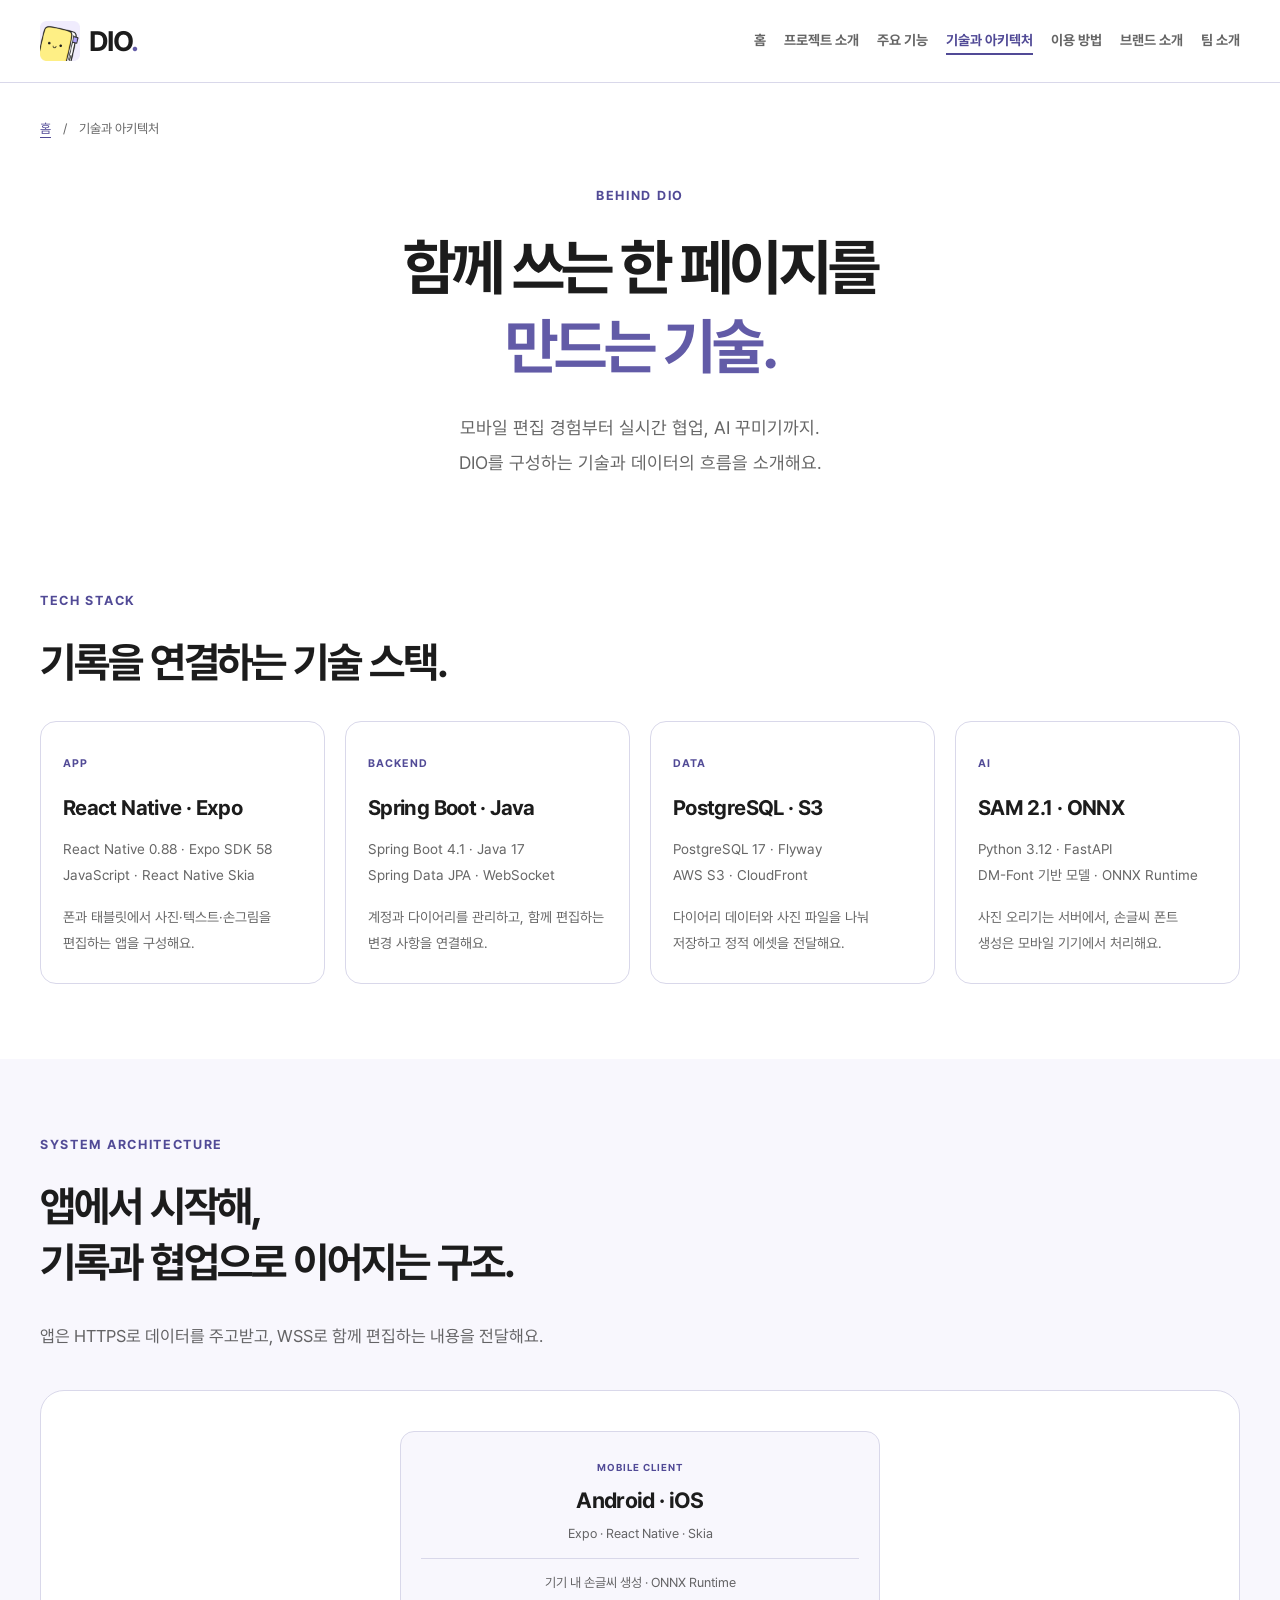
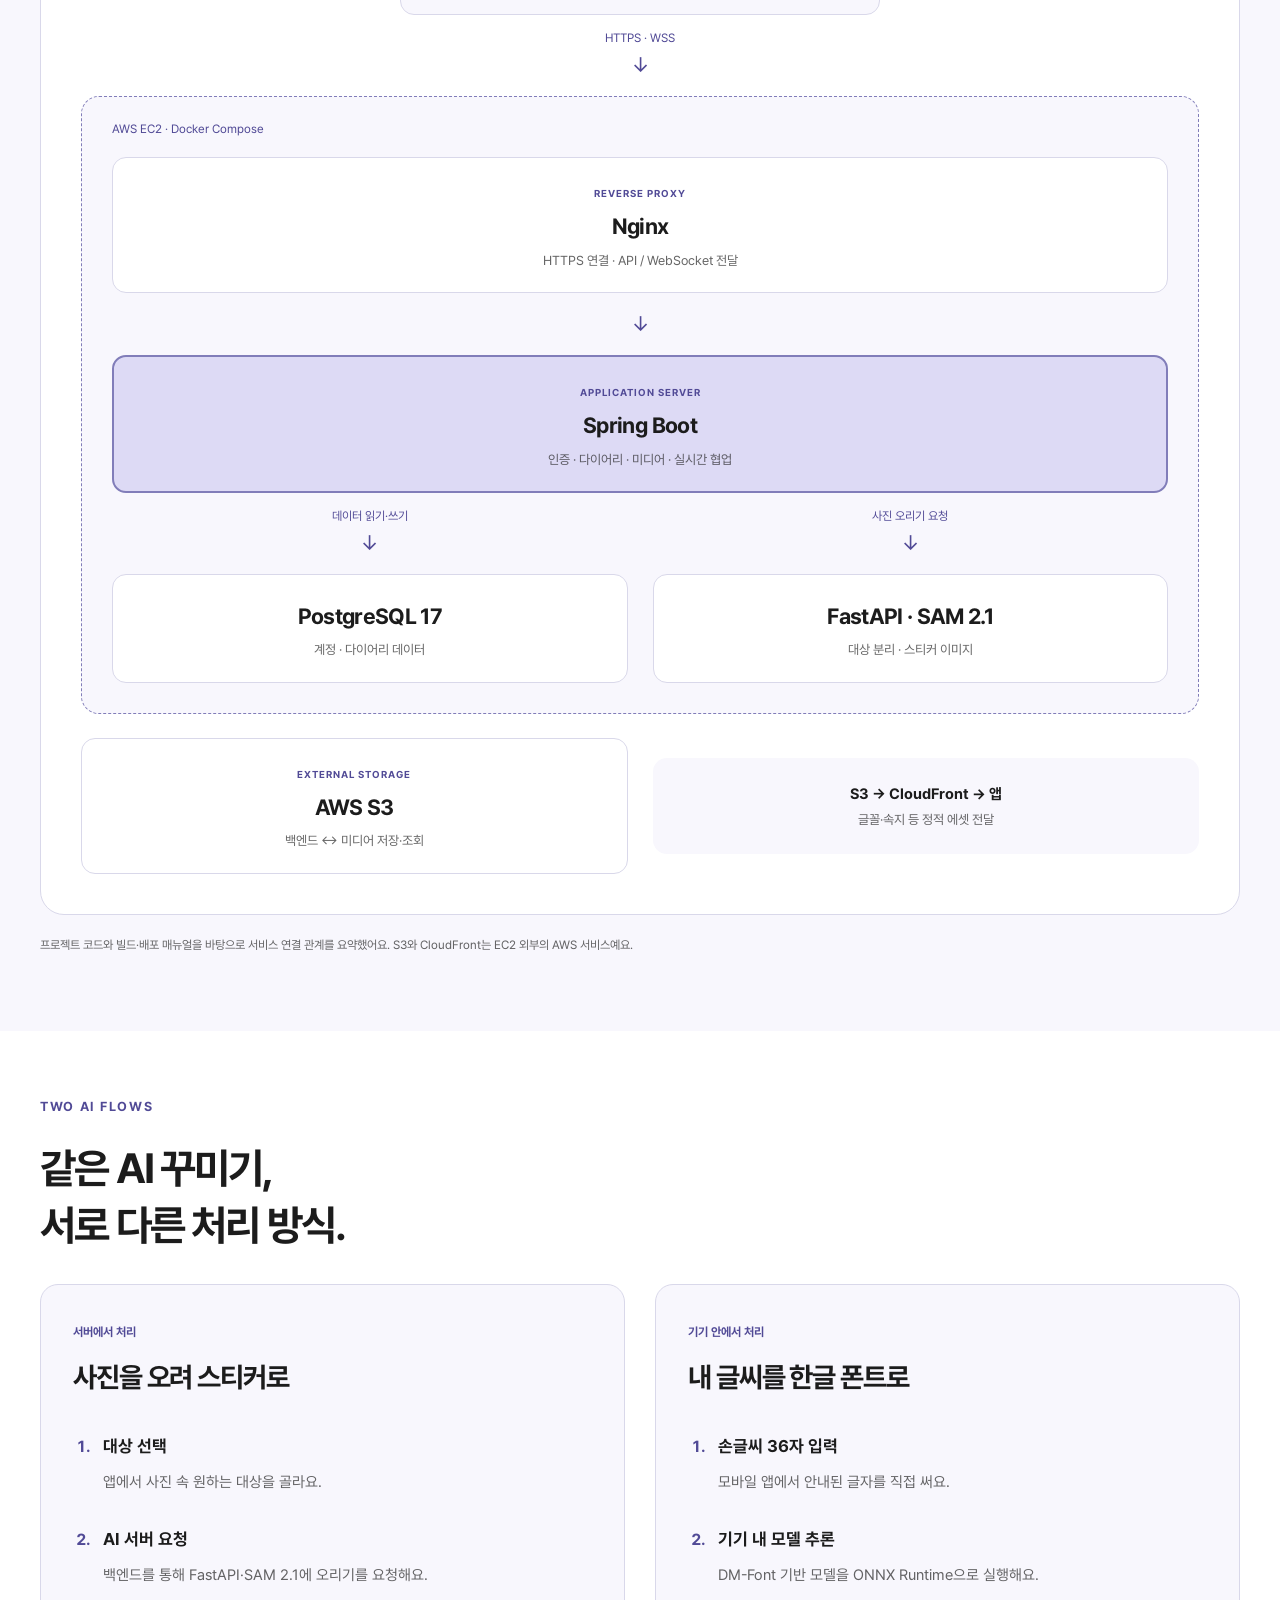
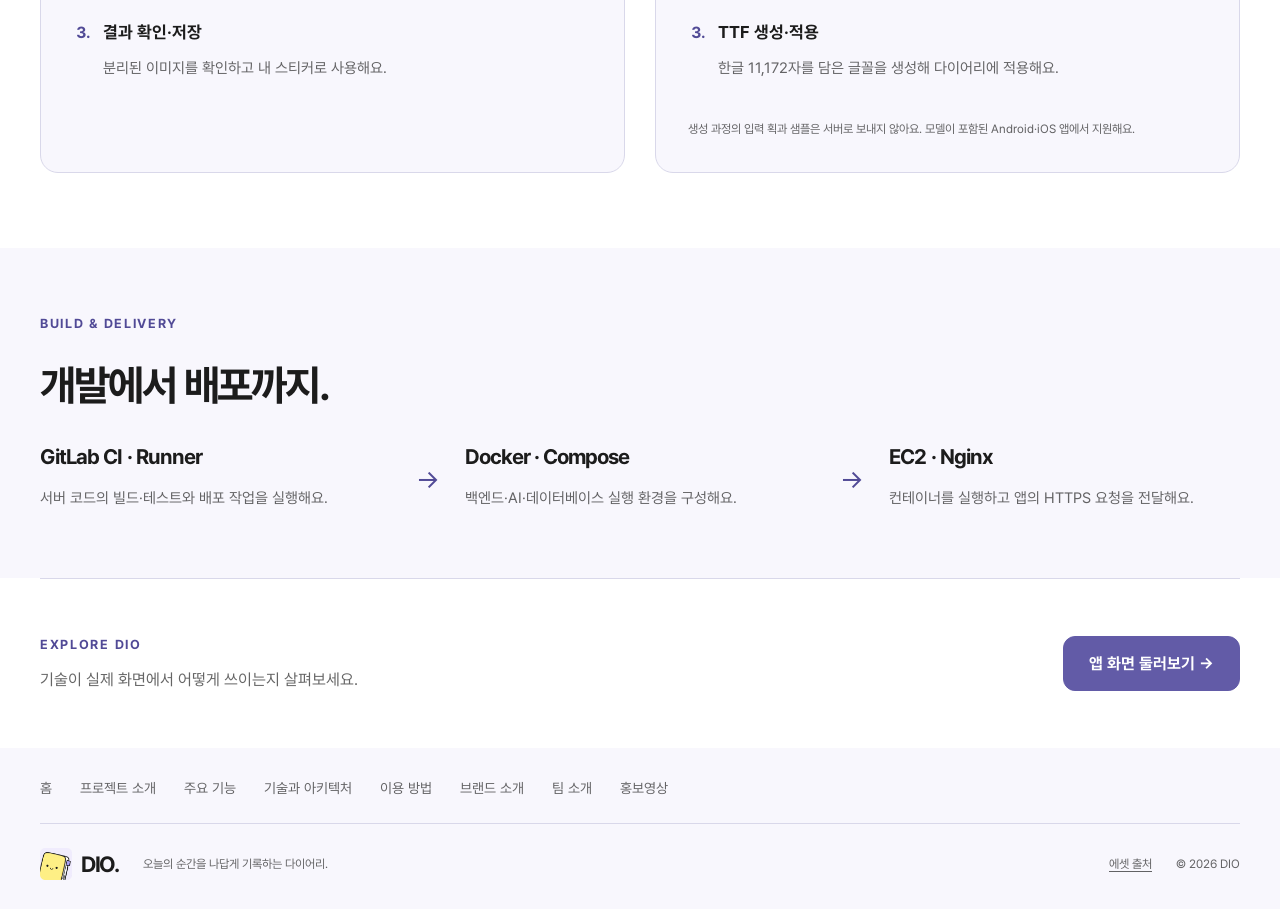
<file: technology.html>
<!doctype html>
<html lang="ko">
<head>
  <meta charset="utf-8">
  <meta name="viewport" content="width=device-width, initial-scale=1">
  <meta name="theme-color" content="#F8F7FD">
  <title>기술과 아키텍처 — DIO</title>
  <meta name="description" content="DIO의 기술 스택과 시스템 아키텍처, 실시간 협업 및 AI 처리 흐름을 소개해요.">
  <meta property="og:type" content="website">
  <meta property="og:title" content="기술과 아키텍처 — DIO">
  <meta property="og:description" content="React Native, Spring Boot, PostgreSQL, SAM 2.1, ONNX Runtime으로 구성한 DIO의 기술과 아키텍처.">
  <meta property="og:url" content="https://seungmin903.github.io/dio-landing/technology.html">
  <meta property="og:image" content="https://seungmin903.github.io/dio-landing/assets/social-card.png?v=520b40f748ad">
  <meta property="og:image:width" content="1200">
  <meta property="og:image:height" content="630">
  <meta name="twitter:card" content="summary_large_image">
  <link rel="icon" href="assets/logo.png" type="image/png">
  <link rel="stylesheet" href="styles.css?v=5ee580c2cf27"><link rel="stylesheet" href="pages.css?v=396031a4b1b4">
  <link rel="preload" href="assets/fonts/Pretendard-Regular.otf" as="font" type="font/otf" crossorigin>
  <script src="app.js?v=f762fa158a79" defer></script>
  <link rel="canonical" href="https://seungmin903.github.io/dio-landing/technology.html">
<link rel="stylesheet" href="flow.css?v=a2b165bc5264">
<link rel="stylesheet" href="product.css?v=1f5f214ca135">
</head>
<body data-page="technology"><a class="skip-link" href="#main">본문으로 건너뛰기</a><svg class="icon-defs" xmlns="http://www.w3.org/2000/svg" aria-hidden="true"><defs>
    <symbol id="i-pen" viewBox="0 0 24 24"><path d="m15 5 4 4M4 20l4-1L20 7a2.8 2.8 0 0 0-4-4L4 15z"/></symbol>
    <symbol id="i-photo" viewBox="0 0 24 24"><rect x="3" y="3" width="18" height="18" rx="4"/><circle cx="8" cy="8" r="1.5"/><path d="m3 17 6-6 5 5 3-3 4 4"/></symbol>
    <symbol id="i-sticker" viewBox="0 0 24 24"><path d="M20 14V7a4 4 0 0 0-4-4H7a4 4 0 0 0-4 4v10a4 4 0 0 0 4 4h6zm0 0h-4a3 3 0 0 0-3 3v4"/><path d="M8 8v1m6-1v1m-6 4q3 3 6 0"/></symbol>
    <symbol id="i-people" viewBox="0 0 24 24"><circle cx="9" cy="8" r="3"/><path d="M3 21v-3a6 6 0 0 1 12 0v3M16 5a3 3 0 0 1 0 6m3 10v-3a6 6 0 0 0-2-4"/></symbol>
    <symbol id="i-replay" viewBox="0 0 24 24"><path d="M3 11a9 9 0 1 1 2 7M3 4v7h7"/></symbol>
    <symbol id="i-check" viewBox="0 0 24 24"><path d="m5 12 4 4L19 6"/></symbol>
    <symbol id="i-close" viewBox="0 0 24 24"><path d="m6 6 12 12M6 18 18 6"/></symbol>
    <symbol id="i-plus" viewBox="0 0 24 24"><path d="M12 5v14M5 12h14"/></symbol>
  </defs></svg><header class="site-header"><div class="shell header-inner"><a class="brand" href="index.html" aria-label="DIO 처음으로"><img src="assets/logo.png" width="40" height="40" alt=""><span>DIO<span class="brand-dot">.</span></span></a><button class="menu-toggle" type="button" aria-expanded="false" aria-controls="navigation" aria-label="메뉴 열기"><span></span><span></span></button><nav id="navigation" aria-label="주요 메뉴"><a href="index.html">홈</a><a href="about.html">프로젝트 소개</a><a href="features.html">주요 기능</a><a href="technology.html" aria-current="page">기술과 아키텍처</a><a href="guide.html">이용 방법</a><a href="brand.html">브랜드 소개</a><a href="team.html">팀 소개</a></nav><a class="button button-small header-cta" href="features.html#experience">앱 화면 둘러보기</a></div></header><main id="main"><section class="product-heading shell"><nav class="breadcrumb" aria-label="현재 위치"><a href="index.html">홈</a><span>/</span><span>기술과 아키텍처</span></nav><p class="eyebrow">BEHIND DIO</p><h1>함께 쓰는 한 페이지를<br><span>만드는 기술.</span></h1><p>모바일 편집 경험부터 실시간 협업, AI 꾸미기까지.<br>DIO를 구성하는 기술과 데이터의 흐름을 소개해요.</p></section><section class="tech-section shell" aria-labelledby="stack-title"><p class="eyebrow">TECH STACK</p><h2 id="stack-title">기록을 연결하는 기술 스택.</h2><div class="tech-stack"><article><span>APP</span><h3>React Native · Expo</h3><p>React Native 0.88 · Expo SDK 58<br>JavaScript · React Native Skia</p><p>폰과 태블릿에서 사진·텍스트·손그림을 편집하는 앱을 구성해요.</p></article><article><span>BACKEND</span><h3>Spring Boot · Java</h3><p>Spring Boot 4.1 · Java 17<br>Spring Data JPA · WebSocket</p><p>계정과 다이어리를 관리하고, 함께 편집하는 변경 사항을 연결해요.</p></article><article><span>DATA</span><h3>PostgreSQL · S3</h3><p>PostgreSQL 17 · Flyway<br>AWS S3 · CloudFront</p><p>다이어리 데이터와 사진 파일을 나눠 저장하고 정적 에셋을 전달해요.</p></article><article><span>AI</span><h3>SAM 2.1 · ONNX</h3><p>Python 3.12 · FastAPI<br>DM-Font 기반 모델 · ONNX Runtime</p><p>사진 오리기는 서버에서, 손글씨 폰트 생성은 모바일 기기에서 처리해요.</p></article></div></section><section class="tech-architecture" id="architecture" aria-labelledby="architecture-title"><div class="shell"><p class="eyebrow">SYSTEM ARCHITECTURE</p><h2 id="architecture-title">앱에서 시작해,<br>기록과 협업으로 이어지는 구조.</h2><p class="tech-lead">앱은 HTTPS로 데이터를 주고받고, WSS로 함께 편집하는 내용을 전달해요.</p><div class="architecture-board" role="img" aria-label="Android와 iOS 앱이 HTTPS 및 WSS로 Nginx에 연결되고, Nginx가 Spring Boot 백엔드로 전달합니다. 백엔드는 PostgreSQL, FastAPI와 SAM 2.1 사진 오리기 서버, S3 미디어 저장소에 연결됩니다. S3의 정적 에셋은 CloudFront를 통해 앱에 전달됩니다. 손글씨 폰트는 앱 내부에서 ONNX Runtime으로 생성합니다."><div class="arch-node arch-app"><span>MOBILE CLIENT</span><h3>Android · iOS</h3><p>Expo · React Native · Skia</p><small>기기 내 손글씨 생성 · ONNX Runtime</small></div><div class="arch-connection">HTTPS · WSS <b aria-hidden="true">↓</b></div><div class="arch-cloud"><p class="arch-boundary">AWS EC2 · Docker Compose</p><div class="arch-node"><span>REVERSE PROXY</span><h3>Nginx</h3><p>HTTPS 연결 · API / WebSocket 전달</p></div><div class="arch-connection"><b aria-hidden="true">↓</b></div><div class="arch-node arch-server"><span>APPLICATION SERVER</span><h3>Spring Boot</h3><p>인증 · 다이어리 · 미디어 · 실시간 협업</p></div><div class="arch-branches"><div><div class="arch-connection">데이터 읽기·쓰기 <b aria-hidden="true">↓</b></div><div class="arch-node"><h3>PostgreSQL 17</h3><p>계정 · 다이어리 데이터</p></div></div><div><div class="arch-connection">사진 오리기 요청 <b aria-hidden="true">↓</b></div><div class="arch-node"><h3>FastAPI · SAM 2.1</h3><p>대상 분리 · 스티커 이미지</p></div></div></div></div><div class="arch-external"><div class="arch-node"><span>EXTERNAL STORAGE</span><h3>AWS S3</h3><p>백엔드 ↔ 미디어 저장·조회</p></div><div class="arch-cdn"><strong>S3 → CloudFront → 앱</strong><span>글꼴·속지 등 정적 에셋 전달</span></div></div></div><p class="tech-caption">프로젝트 코드와 빌드·배포 매뉴얼을 바탕으로 서비스 연결 관계를 요약했어요. S3와 CloudFront는 EC2 외부의 AWS 서비스예요.</p></div></section><section class="tech-section shell" aria-labelledby="ai-title"><p class="eyebrow">TWO AI FLOWS</p><h2 id="ai-title">같은 AI 꾸미기,<br>서로 다른 처리 방식.</h2><div class="tech-ai-grid"><article><span class="tech-location">서버에서 처리</span><h3>사진을 오려 스티커로</h3><ol><li><strong>대상 선택</strong><p>앱에서 사진 속 원하는 대상을 골라요.</p></li><li><strong>AI 서버 요청</strong><p>백엔드를 통해 FastAPI·SAM 2.1에 오리기를 요청해요.</p></li><li><strong>결과 확인·저장</strong><p>분리된 이미지를 확인하고 내 스티커로 사용해요.</p></li></ol></article><article><span class="tech-location">기기 안에서 처리</span><h3>내 글씨를 한글 폰트로</h3><ol><li><strong>손글씨 36자 입력</strong><p>모바일 앱에서 안내된 글자를 직접 써요.</p></li><li><strong>기기 내 모델 추론</strong><p>DM-Font 기반 모델을 ONNX Runtime으로 실행해요.</p></li><li><strong>TTF 생성·적용</strong><p>한글 11,172자를 담은 글꼴을 생성해 다이어리에 적용해요.</p></li></ol><p class="tech-caption">생성 과정의 입력 획과 샘플은 서버로 보내지 않아요. 모델이 포함된 Android·iOS 앱에서 지원해요.</p></article></div></section><section class="tech-operations"><div class="shell"><p class="eyebrow">BUILD & DELIVERY</p><h2>개발에서 배포까지.</h2><div class="tech-delivery"><article><h3>GitLab CI · Runner</h3><p>서버 코드의 빌드·테스트와 배포 작업을 실행해요.</p></article><span aria-hidden="true">→</span><article><h3>Docker · Compose</h3><p>백엔드·AI·데이터베이스 실행 환경을 구성해요.</p></article><span aria-hidden="true">→</span><article><h3>EC2 · Nginx</h3><p>컨테이너를 실행하고 앱의 HTTPS 요청을 전달해요.</p></article></div></div></section><aside class="flow-next shell"><div><p class="eyebrow">EXPLORE DIO</p><p>기술이 실제 화면에서 어떻게 쓰이는지 살펴보세요.</p></div><a class="button" href="features.html">앱 화면 둘러보기 →</a></aside></main><footer class="site-footer"><div class="shell"><div class="footer-pages" aria-label="사이트 페이지"><a href="index.html">홈</a><a href="about.html">프로젝트 소개</a><a href="features.html">주요 기능</a><a href="technology.html" aria-current="page">기술과 아키텍처</a><a href="guide.html">이용 방법</a><a href="brand.html">브랜드 소개</a><a href="team.html">팀 소개</a><a href="index.html#film">홍보영상</a></div><div class="footer-inner"><a class="brand" href="index.html"><img src="assets/logo.png" width="32" height="32" alt=""><span>DIO.</span></a><p>오늘의 순간을 나답게 기록하는 다이어리.</p><a href="credits.html">에셋 출처</a><span>© <span id="year">2026</span> DIO</span></div></div></footer><dialog id="screenshot-dialog" aria-labelledby="screenshot-caption"><div class="dialog-toolbar"><p id="screenshot-caption"></p><button class="icon-button" id="close-dialog" type="button" aria-label="확대 화면 닫기"><svg class="icon"><use href="#i-close"/></svg></button></div><img id="screenshot-image" alt=""></dialog></body></html>
</file>
<file: styles.css>
@font-face{font-family:Pretendard;src:url('assets/fonts/Pretendard-Regular.otf') format('opentype');font-weight:400;font-display:swap}
@font-face{font-family:Pretendard;src:url('assets/fonts/Pretendard-Bold.otf') format('opentype');font-weight:700 900;font-display:swap}
@font-face{font-family:Gowun;src:url('assets/fonts/GowunDodum-Regular.ttf') format('truetype');font-weight:400;font-display:swap}
:root{--surface:#fff;--bg:#F8F7FD;--primary:#817DB9;--strong:#625BA7;--primary-text:#514A96;--lavender:#DDDAF5;--ink:#1C1C1C;--muted:rgba(28,28,28,.68);--line:#D9D8EA;--butter:#FEEF86;--radius:20px;--shadow:0 24px 64px rgba(81,74,150,.09)}
*{box-sizing:border-box}html{scroll-behavior:smooth;scroll-padding-top:100px}body{margin:0;background:var(--bg);color:var(--ink);font-family:Pretendard,-apple-system,BlinkMacSystemFont,'Segoe UI',sans-serif;font-size:16px;line-height:1.7;word-break:keep-all;overflow-wrap:break-word}body.modal-open{overflow:hidden}button,a{-webkit-tap-highlight-color:transparent}button,input{font:inherit}button{color:inherit;cursor:pointer}a{color:inherit;text-decoration:none}img{max-width:100%;height:auto;display:block}button{border:0}a:focus-visible,button:focus-visible,summary:focus-visible{outline:3px solid var(--strong);outline-offset:5px}h1,h2,h3,p,figure{margin:0}h1,h2,h3{line-height:1.25;letter-spacing:-.045em}p{color:var(--muted)}.shell{width:min(1200px,calc(100% - 80px));margin-inline:auto}.section{padding-block:116px}.icon{width:24px;height:24px;fill:none;stroke:currentColor;stroke-width:1.7;stroke-linecap:round;stroke-linejoin:round;flex-shrink:0}.icon-defs{position:absolute;width:0;height:0;overflow:hidden}.sr-only{position:absolute;width:1px;height:1px;padding:0;overflow:hidden;clip:rect(0,0,0,0);white-space:nowrap;border:0}.skip-link{position:fixed;top:12px;left:12px;background:var(--strong);color:#fff;padding:12px 20px;z-index:100;transform:translateY(-200%)}.skip-link:focus{transform:translateY(0)}.button{display:inline-flex;justify-content:center;align-items:center;min-height:52px;padding:13px 25px;border-radius:10px;background:var(--strong);color:white;font-size:16px;font-weight:700;border:1px solid var(--strong);text-align:center}.button:hover{background:var(--primary-text)}.button-small{min-height:44px;padding:9px 18px;font-size:14px}.button-outline{background:transparent;color:var(--strong);border-color:var(--line)}.button-outline:hover{background:white}.text-link{font-size:15px;color:var(--primary-text);text-decoration:underline;text-underline-offset:5px}.actions{display:flex;align-items:center;gap:22px;flex-wrap:wrap}.eyebrow{font-size:13px;letter-spacing:.13em;font-weight:700;color:var(--primary-text);margin-bottom:22px}.handwritten{font-family:Gowun,sans-serif}.site-header{position:sticky;top:0;z-index:20;background:rgba(248,247,253,.96);border-bottom:1px solid var(--line)}.header-inner{height:82px;display:flex;align-items:center;gap:40px}.brand{display:inline-flex;align-items:center;gap:9px;flex-shrink:0}.brand>span{font-size:28px;line-height:1;font-weight:800;letter-spacing:-.06em}.brand-dot{color:var(--strong)}.site-header nav{display:flex;align-items:center;gap:30px;margin-left:auto}.site-header nav a{font-size:14px;font-weight:700;color:var(--muted);padding-block:10px}.site-header nav a:hover,.site-header nav a[aria-current]{color:var(--primary-text)}.menu-toggle{display:none;background:transparent;width:44px;height:44px}.menu-toggle span{display:block;background:var(--ink);width:22px;height:2px;margin:6px auto}.hero{display:grid;grid-template-columns:1fr 1.13fr;gap:54px;align-items:center;min-height:735px;padding-block:82px 70px}.hero h1{font-size:clamp(44px,4.7vw,64px);font-weight:800;line-height:1.25;letter-spacing:-.055em;margin-bottom:28px}.underlined{position:relative;isolation:isolate;white-space:nowrap}.underlined:after{content:'';position:absolute;left:0;right:0;bottom:5px;height:15px;background:var(--lavender);z-index:-1;transform:rotate(-1deg);border-radius:50% 20% 30% 10%}.hero .eyebrow{letter-spacing:.03em;display:flex;align-items:center;gap:10px}.tiny-line{width:22px;height:2px;background:var(--strong)}.hero-lead{font-size:18px;line-height:1.9;margin-bottom:34px}.hero .actions{gap:15px}.hero .text-link{font-size:14px}.hero-note{display:flex;gap:14px;align-items:center;margin-top:38px}.hero-note p{font-size:13px;line-height:1.65}.hero-note strong{color:var(--ink);font-weight:400}.avatar-stack{display:flex;padding-left:3px}.avatar-stack span{width:35px;height:35px;border:3px solid var(--bg);border-radius:50%;display:grid;place-items:center;background:var(--lavender);margin-left:-3px;font-size:11px;color:var(--primary-text)}.avatar-stack span:nth-child(2){background:var(--butter);color:var(--ink)}.avatar-stack span:nth-child(3){background:#F0ECFD}.hero-visual{position:relative;padding-top:20px}.float-note{position:absolute;right:10px;top:-25px;color:var(--primary-text);font-size:21px;transform:rotate(7deg)}.diary-window{border:1px solid var(--line);background:#fff;border-radius:17px;overflow:hidden;box-shadow:var(--shadow);transform:rotate(2deg)}.window-header{display:flex;align-items:center;justify-content:space-between;padding:13px 17px;gap:8px;border-bottom:1px solid var(--line)}.window-title{display:flex;align-items:center;gap:8px;font-size:13px;font-weight:700}.window-status{font-size:11px;color:var(--primary-text);display:flex;align-items:center;gap:3px}.window-status .icon{width:14px;height:14px}.window-tools{display:flex;justify-content:center;align-items:center;gap:14px;padding:11px;border-bottom:1px solid var(--line);background:var(--bg)}.tool{width:30px;height:30px;display:grid;place-items:center}.tool .icon{width:20px;height:20px}.tool.selected{color:var(--primary-text);background:var(--lavender);border-radius:6px}.tool-letter{font-size:20px}.tool-divider{height:20px;width:1px;background:var(--line)}.swatch{width:13px;height:13px;border-radius:50%}.purple{background:var(--strong)}.ink{background:var(--ink)}.butter{background:var(--butter)}.diary-canvas{position:relative;padding:23px 28px 20px;min-height:388px;background-color:#fff;background-image:radial-gradient(var(--line) .7px,transparent .7px);background-size:16px 16px}.page-date{font-size:10px;letter-spacing:.15em;color:var(--muted);display:flex;justify-content:space-between}.photo-paper{width:78%;margin:24px auto 12px;padding:10px 10px 7px;background:white;box-shadow:0 4px 18px rgba(28,28,28,.12);transform:rotate(-6deg);position:relative}.photo-paper>img{width:100%;aspect-ratio:1.5;object-fit:cover}.photo-caption{display:block;text-align:center;font-size:14px;padding:8px 0 0;color:var(--ink)}.tape{position:absolute;width:84px;height:25px;background:rgba(251,229,163,.8);top:-12px;left:calc(50% - 42px);transform:rotate(4deg);clip-path:polygon(2% 0,97% 4%,100% 92%,0 100%,4% 65%,0 30%)}.decor-message{position:absolute;right:18px;bottom:72px;color:var(--primary-text);font-size:17px;transform:rotate(-7deg);text-align:center}.decor-sun{position:absolute;width:73px;height:73px;right:15px;top:43px;transform:rotate(10deg)}.decor-heart{position:absolute;width:50px;left:17px;bottom:81px;transform:rotate(-14deg)}.decor-cursor{position:absolute;right:95px;bottom:45px;display:flex;align-items:end;gap:2px}.decor-cursor svg{width:24px;height:24px}.decor-cursor span{background:var(--strong);color:white;border-radius:4px;padding:1px 8px;font-size:10px}.page-footer{text-align:center;margin-top:32px;font-size:15px;color:var(--muted)}.hero-label{display:flex;align-items:center;justify-content:center;gap:14px;margin-top:22px;font-size:12px;color:var(--muted)}.icon-button{width:44px;height:44px;display:grid;place-items:center;background:transparent;border-radius:50%;flex-shrink:0}.icon-button:hover{background:var(--lavender)}.hero-label .icon{width:16px;height:16px}.hero-decoration{transition:opacity .4s,scale .4s}.hero-decoration.waiting{opacity:0;scale:.85}.intro{border-top:1px solid var(--line);border-bottom:1px solid var(--line);background:var(--surface);padding-block:70px}.intro-grid{display:grid;grid-template-columns:1fr 1.2fr;gap:80px;align-items:center}h2{font-size:clamp(30px,3.3vw,44px);font-weight:700}.intro h2{font-size:36px}.intro .eyebrow{margin-bottom:14px}.intro-body p{font-size:17px;line-height:1.9}.intro-body p+p{margin-top:16px}.intro-body strong{font-weight:700;color:var(--primary-text)}.section-heading{margin-bottom:60px}.section-heading>p:last-child{margin-top:20px;font-size:17px}.centered{text-align:center}.experience-layout{display:grid;grid-template-columns:1.08fr .85fr;gap:100px;align-items:center;padding:0 38px}.memory-sheet{position:relative;background:white;border:1px solid var(--line);padding:30px 32px 24px;box-shadow:var(--shadow);transform:rotate(-2deg);border-radius:3px;min-width:0}.memory-heading{display:flex;align-items:center;justify-content:space-between;gap:12px;padding-bottom:22px}.memory-heading>span:first-child{font-size:22px}.memory-heading>span:last-child{font-size:9px;letter-spacing:.13em;color:var(--muted)}.memory-photo{position:relative}.memory-photo img{width:100%;aspect-ratio:1.3;object-fit:cover}.memory-sun{position:absolute;right:9%;top:1%;font-size:70px;color:var(--butter);filter:drop-shadow(0 1px 1px var(--ink));line-height:1.3}.memory-onphoto{position:absolute;bottom:15px;left:18px;font-size:28px;color:white;text-shadow:0 1px 3px rgba(28,28,28,.34);transform:rotate(-5deg)}.memory-bottom{display:flex;align-items:center;justify-content:space-between;padding-top:22px;min-height:100px;gap:10px}.memory-bottom p{font-size:18px;color:var(--primary-text);line-height:1.7}.memory-heart{font-family:Gowun,sans-serif;font-size:73px;line-height:1;color:var(--strong);transform:rotate(13deg)}.memory-signature{font-size:10px;letter-spacing:.08em;text-align:right;color:var(--muted);margin-top:17px}.memory-layer{transition:opacity .25s}.memory-layer.is-hidden{opacity:0;visibility:hidden}.section-tag{display:inline-block;background:var(--lavender);color:var(--primary-text);padding:5px 11px;font-size:13px;font-weight:700;border-radius:6px;margin-bottom:18px}.experience-copy h3{font-size:34px;margin-bottom:20px}.experience-copy>p{font-size:16px;line-height:1.9}.demo-controls{margin-top:27px;border-top:1px solid var(--line)}.demo-control{display:flex;align-items:center;gap:14px;text-align:left;width:100%;padding:18px 0;background:none;border-bottom:1px solid var(--line)}.control-icon{width:42px;height:42px;border-radius:12px;background:white;display:grid;place-items:center;color:var(--primary-text)}.demo-control strong{display:block;font-size:15px}.demo-control small{display:block;font-size:13px;color:var(--muted);margin-top:1px}.control-check{margin-left:auto;color:var(--strong)}.control-check .icon{width:19px;height:19px}.demo-control[aria-pressed=false] .control-check{visibility:hidden}.reset-button{display:flex;align-items:center;gap:8px;font-size:14px;background:transparent;padding:14px 0;min-height:48px;color:var(--primary-text);text-decoration:underline;text-underline-offset:4px}.reset-button .icon{width:17px;height:17px}.experience-copy .demo-disclaimer{font-size:12px;line-height:1.7;margin-top:9px;color:var(--muted)}.features{background:#fff;border-top:1px solid var(--line);border-bottom:1px solid var(--line)}.feature-row{display:grid;grid-template-columns:.8fr 1.2fr;gap:90px;align-items:center;padding-block:18px 80px}.feature-row+.feature-row{padding-block:80px 0;border-top:1px solid var(--line)}.feature-row.reverse{grid-template-columns:1.2fr .8fr}.reverse .feature-copy{order:2}.feature-icon{display:grid;place-items:center;width:48px;height:48px;background:var(--bg);border:1px solid var(--line);border-radius:14px;color:var(--primary-text);margin-bottom:24px}.feature-copy h3{font-size:34px;margin-bottom:22px}.feature-copy>p{line-height:1.9}.feature-points{padding:0;list-style:none;margin:25px 0 0;font-size:14px;color:var(--muted)}.feature-points li{padding:5px 0 5px 21px;position:relative}.feature-points li:before{content:'✓';position:absolute;left:0;color:var(--primary-text)}.screenshot-wrap{padding:22px 22px 0;border-radius:var(--radius);background:var(--bg);border:1px solid var(--line);min-width:0}.screenshot-button{position:relative;display:block;padding:0;background:#fff;width:100%;box-shadow:0 4px 18px rgba(28,28,28,.06);border-radius:8px;overflow:hidden}.screenshot-button img{width:100%;height:auto}.screenshot-wrap figcaption{font-size:12px;text-align:center;padding-block:15px;color:var(--muted)}.zoom-label{position:absolute;right:8px;bottom:8px;background:rgba(255,255,255,.97);border:1px solid var(--line);padding:4px 8px;border-radius:5px;display:flex;align-items:center;gap:3px;font-size:11px}.zoom-label .icon{width:13px;height:13px}.steps{display:grid;grid-template-columns:repeat(3,1fr);list-style:none;padding:0;margin:0;gap:45px;text-align:center}.steps li{position:relative}.steps li+li:before{content:'';position:absolute;width:80px;border-top:1px dashed var(--primary);top:44px;left:-63px}.step-drawing{display:grid;place-items:center;margin:0 auto 26px;width:88px;height:88px;border:1px solid var(--line);border-radius:28px;transform:rotate(-5deg);color:var(--primary-text);background:white}.step-drawing .icon{width:34px;height:34px;transform:rotate(5deg);stroke-width:1.3}.steps li:nth-child(2) .step-drawing{transform:rotate(5deg);background:var(--lavender)}.steps li:nth-child(2) .icon{transform:rotate(-5deg)}.steps h3{font-size:21px;margin-bottom:14px}.steps p{font-size:15px;line-height:1.9}.brand-story{background:white;border-block:1px solid var(--line)}.story-grid{display:grid;grid-template-columns:1fr 1fr;gap:100px;align-items:center}.story-art{position:relative;background:var(--bg);border-radius:50% 45% 45% 40%;padding:20px}.story-art>img{width:100%;height:auto;max-height:360px;object-fit:contain}.story-art>.handwritten{display:block;text-align:center;font-size:19px;transform:rotate(-4deg);color:var(--primary-text);margin-bottom:22px}.story-copy>p:not(.eyebrow){margin-top:23px;font-size:17px;line-height:1.9}.story-copy .story-last{font-size:15px!important}.palette{margin-top:30px;display:flex;align-items:center;gap:8px}.palette>span:not(.palette-label){width:20px;height:20px;border-radius:50%;border:1px solid var(--line);background:var(--lavender)}.palette>span:nth-child(2){background:var(--strong)}.palette>span:nth-child(3){background:var(--butter)}.palette-label{font-size:12px;margin-left:8px;color:var(--muted)}.faq-grid{display:grid;grid-template-columns:.8fr 1.2fr;gap:90px}.faq-grid h2{font-size:36px}.faq-list{border-top:1px solid var(--line)}details{border-bottom:1px solid var(--line)}summary{list-style:none;cursor:pointer;padding:24px 0;display:flex;align-items:center;justify-content:space-between;gap:15px;font-weight:700;min-height:70px;font-size:17px}summary::-webkit-details-marker{display:none}summary>.icon{width:18px;height:18px;color:var(--primary-text)}details[open] summary>.icon{transform:rotate(45deg)}details p{padding:0 30px 25px 0;line-height:1.9;font-size:16px}.closing{text-align:center;padding:85px 0 96px;background:#F0ECFD;border-top:1px solid var(--line)}.closing img{margin:0 auto 22px}.closing .eyebrow{margin-bottom:20px}.closing h2{font-size:44px}.closing h2+p{margin-top:22px;font-size:17px}.closing .actions{justify-content:center;margin-top:32px;gap:12px}.site-footer{background:#fff;padding:29px 0}.footer-inner{display:flex;align-items:center;gap:24px}.site-footer .brand>span{font-size:22px}.footer-inner p,.footer-inner>a:not(.brand),.footer-inner>span{font-size:12px;color:var(--muted)}.footer-inner>a:not(.brand){margin-left:auto;text-decoration:underline;text-underline-offset:3px}dialog{padding:0;border:1px solid var(--line);border-radius:14px;width:min(1200px,94vw);max-height:92dvh;background:white;color:var(--ink)}dialog::backdrop{background:rgba(28,28,28,.65)}.dialog-toolbar{display:flex;align-items:center;justify-content:space-between;padding:10px 16px;gap:15px;position:sticky;top:0;background:#fff;border-bottom:1px solid var(--line)}.dialog-toolbar p{font-size:14px;color:var(--ink)}dialog>img{width:100%;height:auto}.credits-main{max-width:760px;padding-block:70px}.credits-main h1{font-size:42px;margin-bottom:30px}.credits-main h2{font-size:23px;margin:35px 0 15px}.credits-main a:not(.button){color:var(--primary-text);text-decoration:underline}.credits-main ul{padding-left:22px;color:var(--muted)}
@media(min-width:1500px){.hero{min-height:790px}}
@media(max-width:1100px){.shell{width:calc(100% - 56px)}.header-inner{gap:22px}.site-header nav{gap:20px}.hero{gap:35px}.hero h1{font-size:49px}.hero-lead{font-size:16px}.hero .actions{align-items:flex-start;flex-direction:column;gap:14px}.experience-layout{gap:55px;padding:0}.feature-row,.feature-row.reverse{gap:50px}.story-grid{gap:55px}.window-status{display:none}.intro-grid{gap:45px}.hero{min-height:690px}.diary-canvas{padding:20px;min-height:350px}.decor-message{font-size:15px;right:10px;bottom:65px}.photo-paper{width:83%}.feature-copy h3,.experience-copy h3{font-size:30px}.steps li+li:before{width:50px;left:-48px}}
@media(max-width:800px){.shell{width:calc(100% - 40px)}.section{padding-block:76px}.header-inner{height:70px;gap:16px}.brand>span{font-size:25px}.brand img{width:34px;height:34px}.header-cta{margin-left:auto;font-size:12px;padding:7px 12px}.menu-toggle{display:block;order:3}.site-header nav{display:none;position:absolute;top:70px;left:0;right:0;background:var(--bg);padding:18px 24px;border-bottom:1px solid var(--line);margin:0;box-shadow:0 12px 20px rgba(28,28,28,.04)}.site-header nav.is-open{display:flex;flex-direction:column;align-items:stretch;gap:3px}.site-header nav a{padding:10px}.hero{grid-template-columns:1fr;gap:60px;padding-block:60px 40px;max-width:650px}.hero-copy{text-align:center}.hero .eyebrow{justify-content:center}.hero h1{font-size:clamp(42px,7vw,60px)}.hero-lead{font-size:17px}.hero .actions{align-items:center}.hero-note{justify-content:center;margin-top:28px;text-align:left}.hero-visual{width:min(500px,100%);margin-inline:auto;padding-inline:10px}.float-note{right:25px}.diary-canvas{min-height:380px;padding:25px}.photo-paper{width:79%;margin-top:27px}.decor-message{font-size:18px;right:15px;bottom:65px}.page-footer{margin-top:40px}.hero-label{margin-top:14px}.intro-grid,.experience-layout,.story-grid,.faq-grid{grid-template-columns:1fr;gap:35px}.intro-grid{text-align:center}.intro h2{font-size:32px}.intro-body p{font-size:16px}.experience-layout{max-width:540px;margin-inline:auto;gap:50px}.memory-sheet{margin:0 12px}.experience-copy h3 br{display:none}.experience-copy h3{font-size:29px}.experience-copy>p br{display:none}.section-heading{margin-bottom:45px}.section-heading>p:last-child{font-size:16px}.feature-row,.feature-row.reverse{grid-template-columns:1fr;gap:34px;padding-bottom:55px}.feature-row+.feature-row{padding-top:55px}.reverse .feature-copy{order:0}.feature-copy{max-width:550px}.feature-copy h3 br{display:none}.feature-copy h3{font-size:28px}.feature-icon{margin-bottom:20px}.feature-points{margin-top:18px}.screenshot-wrap{padding:15px 15px 0}.steps{gap:35px;grid-template-columns:1fr}.steps li{display:grid;grid-template-columns:70px 1fr;text-align:left;column-gap:22px;max-width:470px;margin-inline:auto;width:100%}.step-drawing{width:70px;height:70px;border-radius:22px;grid-row:1/3;margin:0}.step-drawing .icon{width:29px;height:29px}.steps h3{font-size:20px;margin-top:3px;margin-bottom:8px}.steps p{font-size:14px}.steps li+li:before{display:none}.story-art{max-width:450px;margin-inline:auto;width:100%}.story-copy{text-align:center}.palette{justify-content:center}.faq-grid{gap:30px}.faq-grid h2{font-size:32px}.closing h2{font-size:36px}.footer-inner{flex-wrap:wrap;gap:15px}.footer-inner p{width:calc(100% - 105px)}.footer-inner>a:not(.brand){margin-left:0}.footer-inner>span{margin-left:auto}.closing{padding-block:70px}.window-status{display:flex}.section-heading h2{font-size:33px}}
@media(max-width:420px){.shell{width:calc(100% - 36px)}.header-inner{gap:7px}.hero{padding-top:44px;gap:53px}.hero h1{font-size:42px}.hero .eyebrow{font-size:12px}.hero-lead{font-size:16px}.hero .button{font-size:15px}.hero-visual{padding-inline:0}.window-header{padding:11px}.window-title{font-size:11px}.window-status{font-size:9px}.diary-canvas{padding:20px 15px;min-height:316px}.page-date{font-size:8px}.window-tools{gap:12px;padding:7px}.photo-paper{width:82%;padding:7px;margin-top:24px}.photo-caption{font-size:12px}.decor-sun{width:58px;height:58px;right:0;top:39px}.decor-message{font-size:15px;right:7px;bottom:61px}.decor-heart{width:36px;left:6px;bottom:72px}.page-footer{font-size:12px;margin-top:35px}.decor-cursor{right:75px;bottom:36px}.memory-sheet{padding:22px 21px 20px;margin-inline:6px}.memory-heading>span:first-child{font-size:19px}.memory-heading>span:last-child{font-size:8px}.memory-bottom p{font-size:16px}.memory-heart{font-size:60px}.memory-sun{font-size:56px}.section-heading h2{font-size:30px}.closing .actions{flex-direction:column}.closing .button{width:100%}.story-copy h2{font-size:31px}.desktop-break{display:none}summary{font-size:16px}.steps{gap:28px}}
@media(prefers-reduced-motion:reduce){html{scroll-behavior:auto}*,*:before,*:after{animation:none!important;transition:none!important}.hero-decoration.waiting{opacity:1;scale:1}}
</file>
<file: pages.css>
.page-hero{padding-block:42px 76px}.page-hero .eyebrow{margin-top:48px;margin-bottom:22px;letter-spacing:.03em}.page-hero h1{font-size:clamp(38px,4.5vw,60px);line-height:1.3;max-width:900px}.page-lead{font-size:19px;margin-top:26px;max-width:760px}.breadcrumb{display:flex;gap:12px;align-items:center;font-size:13px;color:var(--muted)}.breadcrumb a{text-decoration:underline;text-underline-offset:4px;color:var(--primary-text)}.site-header nav a[aria-current=page]{color:var(--primary-text);text-decoration:underline;text-underline-offset:8px;text-decoration-thickness:2px}.inline-more{display:inline-block;margin-top:22px}.explore-grid{display:grid;grid-template-columns:repeat(3,1fr);gap:28px}.explore-link{display:flex;flex-direction:column;align-items:flex-start;padding:30px 0 28px;border-top:1px solid var(--line);border-bottom:1px solid var(--line)}.explore-link:hover{border-color:var(--strong)}.explore-link h3{font-size:23px;margin-bottom:17px}.explore-link p{font-size:16px;line-height:1.9;margin-bottom:26px}.explore-link>.text-link{margin-top:auto}.explore-mascot{margin-bottom:24px}.editorial-grid{display:grid;grid-template-columns:1fr 1fr;gap:100px}.editorial-lead{margin-top:25px;font-size:18px;line-height:1.9;max-width:440px}.editorial-grid .button{margin-top:30px}.principles{border-top:1px solid var(--line)}.principles article{padding:27px 0;border-bottom:1px solid var(--line)}.principles h3{font-size:23px;margin-bottom:14px}.principles p{font-size:16px;line-height:1.9}.guide-details{background:#fff;border-block:1px solid var(--line)}.brand-swatches article{display:flex;align-items:center;gap:25px;padding:25px 0;border-top:1px solid var(--line)}.brand-swatches article:last-child{border-bottom:1px solid var(--line)}.brand-swatches article>span{width:68px;height:68px;border-radius:20px;border:1px solid var(--line);flex-shrink:0}.brand-swatches h3{font-size:22px;margin-bottom:5px}.brand-swatches p{font-size:15px}.footer-pages{display:flex;gap:28px;flex-wrap:wrap;padding-bottom:22px;margin-bottom:24px;border-bottom:1px solid var(--line);font-size:14px;color:var(--muted)}.footer-pages a:hover{color:var(--primary-text)}body[data-page=features] .features{padding-top:80px}body[data-page=guide] .how-section{background:#fff;border-top:1px solid var(--line)}body[data-page=brand] .brand-story{padding-top:76px}.site-header .header-inner{gap:24px}.site-header nav{gap:23px}.site-header nav a{white-space:nowrap}
@media(max-width:1100px){.site-header .header-inner{gap:18px}.site-header nav{gap:17px}.editorial-grid{gap:55px}.explore-grid{gap:22px}.explore-link h3{font-size:21px}}
@media(max-width:900px) and (min-width:801px){.header-cta{display:none}.site-header nav{gap:24px}}
@media(max-width:800px){.page-hero{padding-block:28px 55px}.page-hero .eyebrow{margin-top:35px;margin-bottom:18px}.page-hero h1{font-size:38px}.page-lead{font-size:17px;margin-top:23px}.explore-grid,.editorial-grid{grid-template-columns:1fr;gap:35px}.explore-link{padding:25px 0}.explore-link p{margin-bottom:20px}.explore-link+.explore-link{border-top:0}.explore-link .feature-icon,.explore-mascot{margin-bottom:20px}.editorial-grid h2{font-size:31px}.editorial-lead{font-size:17px}.principles article{padding-block:24px}.principles h3{font-size:22px}.footer-pages{gap:13px 22px;font-size:13px}.brand-swatches article{gap:20px}.site-header nav{gap:3px}.site-header .header-inner{gap:10px}.site-header nav a[aria-current=page]{text-decoration:none;background:var(--lavender);border-radius:6px}.explore-section .section-heading{margin-bottom:30px}}
.home-feature-summary{background:#fff;border-bottom:1px solid var(--line)}.feature-summary-grid{display:grid;grid-template-columns:repeat(4,1fr);gap:28px}.feature-summary-grid>a{display:block;border-top:1px solid var(--line);padding:28px 0}.feature-summary-grid>a:hover{border-color:var(--strong)}.feature-summary-grid .icon{color:var(--primary-text);margin-bottom:18px}.feature-summary-grid h3{font-size:22px;margin-bottom:12px}.feature-summary-grid p{font-size:15px;line-height:1.8}.feature-jump{display:flex;gap:12px;flex-wrap:wrap;padding-bottom:40px}.feature-jump a{display:inline-flex;align-items:center;min-height:44px;padding:8px 15px;border:1px solid var(--line);border-radius:9px;color:var(--primary-text);font-size:15px;background:#fff}.feature-jump a:hover{border-color:var(--strong)}.feature-copy .eyebrow{margin-bottom:16px}.feature-copy .feature-note{font-size:13px;margin-top:20px;line-height:1.8}.motion-demo{background:var(--bg);border:1px solid var(--line);border-radius:20px;padding:35px;text-align:center}.motion-paper{background:#fff;border:1px solid var(--line);box-shadow:var(--shadow);padding:25px 20px;margin-bottom:25px;transform:rotate(-3deg)}.motion-paper>.handwritten{font-size:21px;color:var(--primary-text)}.motion-paper img{width:min(250px,100%);height:auto;margin:5px auto}.motion-caption{font-size:12px;letter-spacing:.08em;color:var(--muted)}.motion-demo figcaption{font-size:12px;color:var(--muted);margin-top:15px}.name-story{background:white;border-top:1px solid var(--line)}.name-story h2{font-size:56px;letter-spacing:-.05em}.team-section{background:white;border-top:1px solid var(--line)}.team-members{display:grid;grid-template-columns:repeat(3,1fr);gap:32px}.team-member{padding:27px 0;border-top:1px solid var(--line)}.member-initial{width:54px;height:54px;background:var(--bg);border:1px solid var(--line);color:var(--primary-text);border-radius:18px;display:grid;place-items:center;font-family:Gowun,sans-serif;font-size:23px;margin-bottom:22px}.team-member h3{font-size:26px;margin-bottom:10px}.team-member p{font-size:15px;line-height:1.8}
@media(min-width:801px) and (max-width:1100px){.header-cta{display:none}}
@media(max-width:800px){.feature-summary-grid{grid-template-columns:repeat(2,1fr);gap:20px}.feature-summary-grid h3{font-size:20px}.feature-summary-grid p{font-size:14px}.feature-summary-grid>a{padding-block:23px}.feature-jump{gap:8px;padding-bottom:28px}.feature-jump a{font-size:13px;padding:7px 12px}.name-story h2{font-size:43px}.motion-demo{padding:25px}.motion-paper>.handwritten{font-size:20px}.team-members{grid-template-columns:repeat(2,1fr);gap:25px}.team-member h3{font-size:24px}.team-member p{font-size:14px}.team-member{padding-top:23px}}
@media(max-width:360px){.feature-summary-grid,.team-members{grid-template-columns:1fr}.hero h1{font-size:37px}}
.film-section{background:#fff;border-bottom:1px solid var(--line)}.film-frame{border:1px solid var(--line);border-radius:20px;overflow:hidden;background:var(--bg);box-shadow:var(--shadow)}.film-frame video{display:block;width:100%;aspect-ratio:16/9;background:#1C1C1C;object-fit:contain}.film-frame figcaption{display:flex;align-items:center;justify-content:space-between;gap:20px;padding:20px 25px}.film-frame figcaption strong{display:block;font-size:17px}.film-frame figcaption span{display:block;font-size:13px;color:var(--muted);margin-top:3px}.film-frame .button{min-height:44px;background:#fff}.film-frame .button:disabled{opacity:.4;cursor:wait}.film-links{display:flex;justify-content:space-between;align-items:start;gap:20px;margin-top:20px}.film-links p{font-size:14px}.film-links .text-link{margin-left:auto;font-size:14px;white-space:nowrap}
@media(max-width:800px){.film-frame{border-radius:14px}.film-frame figcaption{padding:16px;gap:12px}.film-frame figcaption strong{font-size:16px}.film-frame .button{font-size:14px;padding:10px 17px}.film-links{flex-wrap:wrap;gap:10px}.film-links .text-link{font-size:13px}.film-links p:empty{display:none}}
.member-portrait{position:relative;width:min(100%,260px);aspect-ratio:919/840;overflow:hidden;border:1px solid var(--line);border-radius:16px;background:var(--bg);margin-bottom:22px}.member-portrait>img{display:block;width:100%;height:100%;object-fit:contain}.member-portrait>img.portrait-sheet{position:absolute;width:200%;height:200%;max-width:none;object-fit:fill}.portrait-top-left{left:0;top:0}.portrait-top-right{left:-100%;top:0}.portrait-bottom-left{left:0;top:-100%}.portrait-bottom-right{left:-100%;top:-100%}.member-portrait-initial{display:grid;place-items:center}.member-portrait-initial .member-initial{margin:0;width:82px;height:82px;font-size:37px;background:var(--lavender)}
@media(max-width:800px){.member-portrait{border-radius:12px;margin-bottom:20px}.member-portrait-initial .member-initial{width:65px;height:65px;font-size:30px}}

.mascot-descriptions{margin:28px 0}.mascot-descriptions>div{padding:20px 0;border-top:1px solid var(--line)}.mascot-descriptions dt{font-size:23px;font-weight:700;color:var(--ink)}.mascot-descriptions dt span{font-size:12px;letter-spacing:.08em;color:var(--primary-text);margin-left:9px}.mascot-descriptions dd{margin:10px 0 0;color:var(--muted);font-size:16px;line-height:1.85}

.mascot-intro{padding-bottom:45px}.mascot-intro>p:last-child{color:var(--muted);margin-top:22px}.mascot-profile{padding:70px 0;border-top:1px solid var(--line);scroll-margin-top:90px}.mascot-profile-inner{display:grid;grid-template-columns:1fr 1fr;gap:80px;align-items:center}.mascot-portrait{display:grid;place-items:center;min-height:420px;border-radius:28px}.moa-portrait{background:#FFFBE6}.dio-portrait{background:var(--lavender)}.mascot-portrait img{width:auto;max-width:90%;height:360px;object-fit:contain}.mascot-profile-copy h2{font-size:64px;letter-spacing:-.05em;margin:16px 0 25px}.mascot-profile-copy h2 span{font-size:16px;letter-spacing:.12em;color:var(--primary-text);vertical-align:middle;margin-left:12px}.mascot-profile-copy p{font-size:17px;color:var(--muted);line-height:1.9;max-width:430px}.mascot-profile-copy .mascot-intro-line{font-size:23px;font-weight:700;color:var(--ink);margin-bottom:16px}.mascot-profile-copy .text-link{display:inline-block;margin-top:28px}.dio-profile .mascot-portrait{order:2}@media(max-width:800px){.mascot-profile{padding:45px 0}.mascot-profile-inner{grid-template-columns:1fr;gap:30px}.mascot-portrait{min-height:310px;border-radius:20px}.mascot-portrait img{height:275px}.mascot-profile-copy h2{font-size:46px}.mascot-profile-copy .mascot-intro-line{font-size:20px}.mascot-profile-copy p{font-size:16px}.dio-profile .mascot-portrait{order:0}}
</file>
<file: flow.css>
/* DIO: a photograph becomes a shared page. Keep every story visible without JS. */
.flow-hero{text-align:center;padding-top:84px}.flow-hero h1{font-size:clamp(48px,6.3vw,84px);line-height:1.17;letter-spacing:-.065em;margin:24px 0}.flow-hero h1 span{color:var(--strong)}.flow-lead{font-size:20px;line-height:1.8;color:var(--muted);margin:0}.flow-hero .actions,.flow-final .actions{justify-content:center;margin-top:32px;gap:28px}.flow-hero-image{max-width:1050px;margin:60px auto 0;border:1px solid var(--line);border-radius:18px 18px 0 0;overflow:hidden;box-shadow:0 18px 65px #625ba710;background:white}.flow-window-label{display:flex;justify-content:space-between;padding:15px 22px;font-size:12px;color:var(--muted);border-bottom:1px solid var(--line)}.flow-window-label i{display:inline-block;background:var(--primary);width:7px;height:7px;border-radius:50%;margin-right:7px}.flow-hero-image>img{display:block;width:100%;height:auto}.flow-intro{padding-top:120px;padding-bottom:80px;scroll-margin-top:110px}.flow-intro>div{display:grid;grid-template-columns:1fr 1fr;gap:60px;align-items:center}.flow-intro h2,.flow-copy h2,.flow-motion h2,.flow-faq h2{font-size:clamp(30px,3.3vw,46px);letter-spacing:-.05em;line-height:1.35;margin:16px 0 24px}.flow-intro p,.flow-copy>p:not(.eyebrow),.flow-motion p:not(.eyebrow){color:var(--muted);font-size:17px;line-height:1.95}.flow-chapters{display:flex;gap:35px;border-top:1px solid var(--line);margin-top:48px;padding-top:25px;flex-wrap:wrap}.flow-chapters a{font-size:14px;color:var(--primary-text);font-weight:700}.flow-chapter{padding:100px 0;scroll-margin-top:90px;border-top:1px solid var(--line)}.flow-chapter:nth-of-type(even){background:#fff}.flow-chapter-inner{display:grid;grid-template-columns:.85fr 1.25fr;gap:70px;align-items:center}.flow-copy{max-width:430px}.flow-copy .text-link,.flow-motion .text-link{display:inline-block;margin-top:18px}.flow-reverse .flow-copy{order:2}.flow-screen{margin:0;min-width:0}.flow-screen button{display:block;width:100%;padding:0;border:1px solid var(--line);background:white;border-radius:12px;overflow:hidden;cursor:zoom-in;box-shadow:0 16px 45px #625ba70c;transition:transform .2s}.flow-screen button:hover{transform:translateY(-4px)}.flow-screen img{display:block;width:100%;height:auto}.flow-screen figcaption{font-size:12px;line-height:1.7;color:var(--muted);margin-top:16px;display:flex;gap:14px;justify-content:space-between}.flow-screen figcaption span{white-space:nowrap;color:var(--primary-text)}.flow-motion{background:var(--lavender);padding:85px 0}.flow-motion-inner{display:grid;grid-template-columns:1fr 1fr;align-items:center;gap:50px}.flow-sticker{text-align:center}.flow-sticker img{display:block;width:240px;height:auto;margin:auto;transform:rotate(-8deg)}.flow-sticker span{display:block;margin-top:20px;font-family:Gowun,sans-serif;color:var(--primary-text);font-size:20px}.flow-faq{padding-top:100px;padding-bottom:110px;display:grid;grid-template-columns:.85fr 1.25fr;gap:70px}.flow-faq details{border-bottom:1px solid var(--line);padding:24px 0}.flow-faq summary{cursor:pointer;font-size:18px;font-weight:700;line-height:1.6}.flow-faq details p{color:var(--muted);line-height:1.85;margin:18px 0 0}.flow-final{text-align:center;padding:80px 0 100px;background:white;border-top:1px solid var(--line)}.flow-final img{display:block;margin:0 auto 25px;object-fit:contain}.flow-final h2{font-size:clamp(38px,4.5vw,60px);line-height:1.3;letter-spacing:-.05em;margin:20px 0}.flow-final p:not(.eyebrow){color:var(--muted);line-height:1.8}.flow-next{padding-top:45px;padding-bottom:45px;border-top:1px solid var(--line);display:flex;align-items:center;justify-content:space-between;gap:25px}.flow-next p{margin:10px 0;line-height:1.7}.flow-next .button{flex-shrink:0}a:focus-visible,button:focus-visible,summary:focus-visible{outline:3px solid var(--strong);outline-offset:5px}
@media(max-width:800px){.flow-hero{padding-top:54px}.flow-hero h1{font-size:clamp(40px,9vw,60px);margin:22px 0}.flow-lead{font-size:16px}.flow-hero-image{margin-top:38px;border-radius:10px 10px 0 0}.flow-window-label{padding:12px;font-size:10px}.flow-window-label>span:last-child{display:none}.flow-intro{padding-top:65px;padding-bottom:45px}.flow-intro>div,.flow-chapter-inner,.flow-motion-inner,.flow-faq{grid-template-columns:1fr;gap:25px}.flow-intro>div{gap:0}.flow-chapters{gap:18px;margin-top:30px;padding-top:20px}.flow-chapters a{font-size:12px}.flow-chapter{padding:55px 0}.flow-copy{max-width:none}.flow-reverse .flow-copy{order:0}.flow-intro h2,.flow-copy h2,.flow-motion h2,.flow-faq h2{font-size:32px}.flow-intro p,.flow-copy>p:not(.eyebrow),.flow-motion p:not(.eyebrow){font-size:16px}.flow-screen figcaption{display:block}.flow-screen figcaption span{display:block;margin-top:5px}.flow-motion{padding:55px 0}.flow-sticker img{width:190px}.flow-faq{padding-top:60px;padding-bottom:65px}.flow-faq details{padding:22px 0}.flow-faq summary{font-size:16px}.flow-final{padding:55px 0 65px}.flow-final .actions,.flow-hero .actions{gap:22px}.flow-next{align-items:flex-start;flex-direction:column}.flow-final p:not(.eyebrow){font-size:15px}}
@media(prefers-reduced-motion:reduce){.flow-screen button{transition:none}.flow-screen button:hover{transform:none}}
</file>
<file: product.css>
/* Product-first DIO website: real app screens, no simulated editing controls. */
body{background:#fff}.site-header{background:#fff;border-bottom:1px solid var(--line)}.site-header .brand{letter-spacing:-.055em}.site-header nav a{font-size:14px}.button{border-radius:12px}.page-hero{padding-top:55px;padding-bottom:65px}.page-hero h1{letter-spacing:-.055em}.site-footer{background:var(--bg)}.section{padding-top:90px;padding-bottom:90px}.product-home-hero{margin:12px 22px 0;border-radius:32px;background:var(--strong);color:#fff;overflow:hidden}.product-home-hero-inner{display:grid;grid-template-columns:.95fr 1.2fr;gap:65px;align-items:center;padding-top:90px;padding-bottom:90px}.product-home-hero .eyebrow{color:var(--lavender)}.product-home-hero h1{font-size:clamp(42px,4.6vw,64px);letter-spacing:-.065em;line-height:1.27;margin:23px 0}.product-home-hero p:not(.eyebrow){color:#fff;font-size:19px;line-height:1.9}.product-home-hero .actions{margin-top:32px;gap:24px;flex-wrap:wrap}.product-home-hero .button{background:#fff;color:var(--primary-text);border-color:#fff}.product-home-hero .text-link{color:#fff}.product-hero-art{background:#fff;border-radius:20px;overflow:hidden;box-shadow:0 25px 60px #1c1c1c25;transform:rotate(2deg)}.product-hero-art>img{width:100%;height:auto;display:block}.product-hero-caption{display:flex;justify-content:space-between;gap:15px;padding:18px 20px;font-size:11px;color:var(--primary-text);border-bottom:1px solid var(--line);letter-spacing:.05em}.product-hero-foot{display:flex;align-items:center;gap:12px;padding:18px 20px;background:var(--bg);color:var(--muted);font-size:13px;line-height:1.6}.product-hero-foot strong{color:var(--ink)}.product-section-title{margin-bottom:40px}.product-section-title h2,.product-statement h2,.product-people h2,.product-end h2{font-size:clamp(32px,3.5vw,48px);line-height:1.35;letter-spacing:-.055em;margin:18px 0 24px}.product-section-title>p:last-child,.product-statement p:not(.eyebrow),.product-people p:not(.eyebrow),.product-end p:not(.eyebrow){font-size:17px;color:var(--muted);line-height:1.85}.product-overview{padding-top:95px;padding-bottom:95px}.product-overview-grid{display:grid;grid-template-columns:repeat(4,1fr);gap:20px}.product-overview-card{border:1px solid var(--line);border-radius:18px;overflow:hidden;transition:box-shadow .2s,transform .2s;background:white}.product-overview-card:hover{transform:translateY(-5px);box-shadow:0 14px 30px #625ba710}.product-card-image{padding:20px 15px;background:var(--bg);border-bottom:1px solid var(--line)}.product-card-image img{display:block;width:100%;height:auto;border:1px solid var(--line);border-radius:5px}.product-overview-card>div:last-child{padding:24px 20px}.product-overview-card .eyebrow{font-size:11px;letter-spacing:0}.product-overview-card h3{font-size:23px;margin:12px 0}.product-overview-card h3 span{float:right;color:var(--primary-text)}.product-overview-card p{font-size:14px;line-height:1.8;color:var(--muted)}.product-statement{padding:85px 0;background:var(--bg);text-align:center}.product-statement .text-link,.product-people .text-link{display:inline-block;margin-top:24px}.product-people{padding-top:85px;padding-bottom:85px;display:grid;grid-template-columns:1fr 1fr;align-items:center;gap:70px}.product-people>img{display:block;width:100%;height:auto;max-height:320px;object-fit:contain}.product-end{display:grid;grid-template-columns:1.2fr 1fr;gap:65px;align-items:center;padding-top:70px;padding-bottom:70px;border-top:1px solid var(--line)}.product-end .button{margin-top:24px}.product-heading{text-align:center;padding-top:35px;padding-bottom:45px}.product-heading .breadcrumb{text-align:left;justify-content:flex-start;margin-bottom:45px}.product-heading h1{font-size:clamp(40px,4.8vw,64px);line-height:1.28;letter-spacing:-.06em;margin:20px 0 25px}.product-heading h1 span{color:var(--strong)}.product-heading>p:last-child{font-size:18px;line-height:1.9;color:var(--muted)}.product-gallery{scroll-margin-top:105px;padding-bottom:85px}.product-selector{display:flex;justify-content:center;gap:10px;flex-wrap:wrap;margin-bottom:28px}.product-selector button{display:inline-flex;align-items:center;justify-content:center;gap:10px;min-height:50px;padding:12px 22px;border:1px solid var(--line);background:white;border-radius:12px;color:var(--muted);font:inherit;font-size:15px;font-weight:700;cursor:pointer}.product-selector button .icon{width:19px;height:19px}.product-selector button[aria-pressed=true]{color:#fff;background:var(--strong);border-color:var(--strong)}.product-panels{background:var(--bg);border:1px solid var(--line);border-radius:24px;overflow:hidden}.product-panel{display:grid;grid-template-columns:.8fr 1.4fr;align-items:center;gap:45px;padding:45px;scroll-margin-top:100px}.product-panel[hidden]{display:none}.product-panel-copy h2{font-size:clamp(28px,2.7vw,37px);line-height:1.4;letter-spacing:-.05em;margin:17px 0 20px}.product-panel-copy>p:not(.eyebrow){color:var(--muted);font-size:16px;line-height:1.85}.product-panel-copy ul{list-style:none;padding:0;margin:25px 0}.product-panel-copy li{font-size:14px;line-height:1.8;padding:7px 0;border-bottom:1px solid var(--line)}.product-panel-copy li:before{content:'✓';color:var(--primary-text);margin-right:10px}.product-panel-copy .product-ui-note{font-size:12px!important;color:var(--primary-text)!important}.product-screen{margin:0;min-width:0}.product-screen button{padding:0;width:100%;background:white;border:1px solid var(--line);border-radius:12px;overflow:hidden;cursor:zoom-in;box-shadow:0 15px 35px #625ba710}.product-screen img{width:100%;height:auto;display:block}.product-screen button>span{display:block;text-align:right;padding:12px 15px;color:var(--primary-text);font:inherit;font-size:12px;border-top:1px solid var(--line)}.product-screen figcaption,.product-gallery-note{font-size:12px;line-height:1.7;color:var(--muted);margin-top:16px}.product-gallery-note{text-align:center;margin-top:20px}.product-workflow{background:var(--bg);padding:75px 0}.product-steps{display:grid;grid-template-columns:repeat(3,1fr);gap:45px}.product-steps article{padding-top:20px;border-top:1px solid var(--line)}.product-steps article>span{display:block;font-size:13px;font-weight:700;color:var(--primary-text);margin-bottom:22px}.product-steps h3{font-size:23px;letter-spacing:-.03em;margin-bottom:15px}.product-steps p{font-size:16px;line-height:1.85;color:var(--muted)}.mascot-profile{background:#fff}.mascot-intro{padding-bottom:45px}.film-frame{box-shadow:none}.film-section{border-top:1px solid var(--line)}
@media(max-width:1100px){.product-home-hero-inner{gap:35px}.product-home-hero h1{font-size:48px}.product-overview-grid{grid-template-columns:repeat(2,1fr)}.product-panel{gap:28px;padding:30px}.product-panel-copy h2{font-size:30px}}
@media(max-width:800px){.section{padding-top:60px;padding-bottom:60px}.page-hero{padding-top:30px;padding-bottom:45px}.product-home-hero{margin:8px 10px 0;border-radius:22px}.product-home-hero-inner{grid-template-columns:1fr;padding-top:46px;padding-bottom:38px;gap:38px}.product-home-hero h1{font-size:clamp(36px,9vw,50px)}.product-home-hero p:not(.eyebrow){font-size:16px}.product-home-hero .actions{gap:20px;margin-top:25px}.product-hero-art{transform:none;border-radius:13px}.product-hero-caption{font-size:9px;padding:12px}.product-hero-foot{padding:12px;font-size:12px}.product-overview{padding-top:60px;padding-bottom:60px}.product-section-title h2,.product-statement h2,.product-people h2,.product-end h2{font-size:31px}.product-section-title>p:last-child,.product-statement p:not(.eyebrow),.product-people p:not(.eyebrow),.product-end p:not(.eyebrow){font-size:16px}.product-overview-grid{gap:12px}.product-card-image{padding:12px 9px}.product-overview-card>div:last-child{padding:17px 13px}.product-overview-card h3{font-size:19px}.product-overview-card p{font-size:13px}.product-overview-card .eyebrow{font-size:10px}.product-overview-card{border-radius:12px}.product-statement{padding:55px 0}.product-people{padding-top:55px;padding-bottom:55px;grid-template-columns:1fr;gap:35px}.product-people>img{max-height:230px}.product-end{grid-template-columns:1fr;gap:10px;padding-top:45px;padding-bottom:50px}.product-end h2{margin-bottom:12px}.product-heading{padding-top:25px;padding-bottom:30px}.product-heading .breadcrumb{margin-bottom:35px}.product-heading h1{font-size:clamp(30px,7.8vw,42px)}.product-heading>p:last-child{font-size:16px}.product-selector{display:grid;grid-template-columns:1fr 1fr;gap:8px;margin-bottom:16px}.product-selector button{font-size:13px;padding:11px 8px;gap:8px;min-height:46px}.product-selector button .icon{width:17px;height:17px}.product-panel{grid-template-columns:1fr;padding:25px 20px;gap:25px}.product-panels{border-radius:17px}.product-panel-copy h2{font-size:30px}.product-panel-copy ul{margin:20px 0}.product-panel-copy .product-ui-note{margin:0}.product-screen button>span{font-size:11px;padding:10px 12px}.product-screen figcaption{font-size:11px}.product-gallery{padding-bottom:50px}.product-gallery-note{font-size:11px;text-align:left}.product-workflow{padding:50px 0}.product-steps{grid-template-columns:1fr;gap:25px}.product-steps article>span{margin-bottom:12px}.product-steps h3{font-size:22px}.product-section-title{margin-bottom:30px}}
@media(max-width:360px){.product-overview-grid{grid-template-columns:1fr}.product-home-hero h1{font-size:34px}.product-heading h1{font-size:28px}}
@media(prefers-reduced-motion:reduce){.product-overview-card{transition:none}.product-overview-card:hover{transform:none}}

/* Technology page */
.tech-section{padding-top:65px;padding-bottom:75px}.tech-section h2,.tech-architecture h2,.tech-operations h2{font-size:42px;line-height:1.35;letter-spacing:-.05em;margin:18px 0 30px}.tech-stack{display:grid;grid-template-columns:repeat(4,1fr);gap:20px}.tech-stack article{padding:26px 22px;border:1px solid var(--line);border-radius:16px}.tech-stack article>span{font-size:11px;letter-spacing:.1em;color:var(--primary-text);font-weight:700}.tech-stack h3{font-size:21px;margin:20px 0 15px;letter-spacing:-.03em}.tech-stack p{font-size:14px;line-height:1.85;color:var(--muted);margin-top:16px}.tech-architecture{padding:75px 0;background:var(--bg);scroll-margin-top:95px}.tech-lead{font-size:17px;line-height:1.8;color:var(--muted)}.architecture-board{margin-top:38px;padding:40px;background:#fff;border:1px solid var(--line);border-radius:24px;text-align:center}.arch-node{background:#fff;border:1px solid var(--line);border-radius:14px;padding:20px}.arch-node>span{font-size:10px;letter-spacing:.1em;color:var(--primary-text);font-weight:700}.arch-node h3{font-size:22px;margin:8px 0;letter-spacing:-.03em}.arch-node p,.arch-node small{font-size:13px;line-height:1.8;color:var(--muted)}.arch-node small{display:block;border-top:1px solid var(--line);margin-top:12px;padding-top:12px}.arch-app{max-width:480px;margin:auto;background:var(--bg)}.arch-connection{padding:14px 0;font-size:12px;line-height:1.6;color:var(--primary-text)}.arch-connection b{display:block;font-size:21px;font-weight:400}.arch-cloud{background:var(--bg);border:1px dashed var(--primary);border-radius:18px;padding:22px 30px 30px}.arch-boundary{text-align:left;font-size:12px;color:var(--primary-text);margin-bottom:18px}.arch-server{border:2px solid var(--primary);background:var(--lavender)}.arch-branches{display:grid;grid-template-columns:1fr 1fr;gap:25px}.arch-external{display:grid;grid-template-columns:1fr 1fr;gap:25px;margin-top:24px;align-items:center}.arch-cdn{padding:23px;border-radius:14px;background:var(--bg);font-size:15px;line-height:1.8}.arch-cdn span{display:block;font-size:13px;color:var(--muted)}.tech-caption{font-size:12px;line-height:1.8;color:var(--muted);margin-top:20px}.tech-ai-grid{display:grid;grid-template-columns:1fr 1fr;gap:30px}.tech-ai-grid>article{padding:32px;background:var(--bg);border:1px solid var(--line);border-radius:18px}.tech-location{font-size:12px;color:var(--primary-text);font-weight:700}.tech-ai-grid h3{font-size:28px;letter-spacing:-.04em;margin:16px 0 25px}.tech-ai-grid ol{padding-left:22px}.tech-ai-grid li{padding:12px 0 17px 8px}.tech-ai-grid li::marker{color:var(--primary-text);font-weight:700}.tech-ai-grid li strong{font-size:17px}.tech-ai-grid li p{font-size:15px;line-height:1.8;color:var(--muted);margin-top:8px}.tech-operations{background:var(--bg);padding:65px 0}.tech-delivery{display:grid;grid-template-columns:1fr auto 1fr auto 1fr;gap:25px;align-items:center}.tech-delivery h3{font-size:21px;margin-bottom:15px}.tech-delivery p{font-size:15px;line-height:1.85;color:var(--muted)}.tech-delivery>span{font-size:26px;color:var(--primary-text)}.tech-feature-link{display:flex;justify-content:space-between;align-items:center;gap:30px;padding-top:45px;padding-bottom:50px;border-top:1px solid var(--line)}.tech-feature-link h2{font-size:28px;letter-spacing:-.04em;margin:16px 0}.tech-feature-link p{line-height:1.8;color:var(--muted)}.tech-feature-link .button{flex-shrink:0}@media(min-width:801px) and (max-width:1280px){.header-cta{display:none}.site-header nav{gap:18px}}@media(max-width:1000px){.tech-stack{grid-template-columns:1fr 1fr}}@media(max-width:800px){.tech-section{padding-top:45px;padding-bottom:50px}.tech-section h2,.tech-architecture h2,.tech-operations h2{font-size:31px}.tech-stack{grid-template-columns:1fr}.tech-stack article{padding:23px}.tech-stack h3{margin-top:12px}.tech-architecture{padding:50px 0}.tech-lead{font-size:16px}.architecture-board{padding:18px 13px;border-radius:16px}.arch-cloud{padding:16px 12px}.arch-node{padding:18px 12px}.arch-node h3{font-size:20px}.arch-branches,.arch-external{grid-template-columns:1fr;gap:0}.arch-external{gap:15px}.tech-ai-grid{grid-template-columns:1fr;gap:20px}.tech-ai-grid>article{padding:25px}.tech-ai-grid h3{font-size:25px}.tech-operations{padding:45px 0}.tech-delivery{grid-template-columns:1fr;gap:20px}.tech-delivery>span{transform:rotate(90deg);justify-self:center}.tech-feature-link{flex-direction:column;align-items:flex-start}.tech-feature-link h2{font-size:25px}}

.toolbar-overview{padding-bottom:65px;scroll-margin-top:100px}.toolbar-overview h2,.toolbar-app h2,.toolbar-details h2{font-size:38px;line-height:1.4;letter-spacing:-.045em;margin:15px 0 22px}.toolbar-overview>p{font-size:16px;line-height:1.85;color:var(--muted)}.toolbar-strip{margin:30px 0 40px}.toolbar-strip>div{aspect-ratio:24/1;overflow:hidden;border:1px solid var(--line);border-radius:12px;background:#fff}.toolbar-strip img{display:block;width:100%;height:auto;transform:translateY(-7.25%)}.toolbar-strip figcaption{font-size:12px;line-height:1.8;color:var(--muted);margin-top:13px}.toolbar-groups{display:grid;grid-template-columns:repeat(3,1fr);gap:35px}.toolbar-groups h3{font-size:22px;border-bottom:2px solid var(--primary);padding-bottom:18px}.toolbar-groups dl{margin:0}.toolbar-groups dl>div{padding:20px 0;border-bottom:1px solid var(--line)}.toolbar-groups dt{font-size:17px;font-weight:700}.toolbar-groups dd{margin:9px 0 0;font-size:15px;color:var(--muted);line-height:1.8}.toolbar-app{padding-top:55px;padding-bottom:70px;border-top:1px solid var(--line)}.toolbar-app .product-screen{margin-top:30px}.toolbar-screen-notes{display:grid;grid-template-columns:repeat(3,1fr);gap:35px;margin-top:35px}.toolbar-screen-notes h3{font-size:19px;margin-bottom:12px}.toolbar-screen-notes p,.toolbar-detail-grid p{font-size:15px;line-height:1.85;color:var(--muted)}.toolbar-details{padding:65px 0;background:var(--bg)}.toolbar-detail-grid{display:grid;grid-template-columns:1fr 1fr;gap:35px}.toolbar-detail-grid article{padding-top:22px;border-top:1px solid var(--line);scroll-margin-top:105px}.toolbar-detail-grid h3{font-size:23px;margin-bottom:15px}@media(max-width:800px){.toolbar-overview h2,.toolbar-app h2,.toolbar-details h2{font-size:29px}.toolbar-groups,.toolbar-screen-notes,.toolbar-detail-grid{grid-template-columns:1fr;gap:30px}.toolbar-strip>div{border-radius:6px}.toolbar-groups h3{font-size:21px}.toolbar-overview{padding-bottom:45px}.toolbar-app{padding-top:40px;padding-bottom:45px}.toolbar-details{padding:45px 0}}

/* Readable previews and explicit enlargement, shared by home and feature details. */
.product-hero-zoom{display:block;width:100%;padding:0;background:var(--bg);color:var(--primary-text);text-align:right}
.product-hero-zoom img{display:block;width:100%;height:auto}
.product-hero-zoom>span{display:flex;align-items:center;justify-content:flex-end;min-height:44px;padding:10px 18px;border-top:1px solid var(--line);font-size:13px;font-weight:600}
.product-hero-zoom:hover>span{background:var(--lavender)}
.feature-detail-screen{margin:24px 0 0}
.toolbar-detail-grid article{min-width:0}
.product-overview-card h3{display:flex;justify-content:space-between;align-items:center;gap:12px}
.product-overview-card h3 span{float:none;flex-shrink:0}
@media(max-width:600px){
  .product-overview-grid{grid-template-columns:1fr;gap:24px}
  .product-card-image{padding:18px}
  .product-overview-card>div:last-child{padding:22px}
  .product-overview-card .eyebrow{font-size:12px}
  .product-overview-card h3{font-size:24px;margin:10px 0}
  .product-overview-card p{font-size:16px}
  .product-hero-caption{font-size:11px;flex-wrap:wrap;gap:6px}
  .product-home-hero-inner{padding-top:34px;gap:28px}
  .product-home-hero h1{margin:18px 0}
  .product-home-hero .actions{gap:16px}
}

.interactive-toolbar{margin:30px 0 20px}.toolbar-scroll{overflow-x:auto;border:1px solid var(--line);border-radius:12px;background:#fff;scrollbar-width:thin;scrollbar-color:var(--primary) var(--bg)}.toolbar-hit-area{position:relative;min-width:1100px;aspect-ratio:24/1;overflow:hidden}.toolbar-hit-area>img{display:block;width:100%;height:auto;transform:translateY(-7.25%)}.toolbar-hit-buttons{position:absolute;inset:0}.toolbar-hit-buttons button{position:absolute;top:0;bottom:0;width:4.1%;min-height:44px;transform:translateX(-50%);border:2px solid transparent;border-radius:8px;background:transparent;cursor:pointer}.toolbar-hit-buttons button:hover{background:#817db926;border-color:var(--primary)}.toolbar-hit-buttons button[aria-pressed=true]{border-color:var(--strong);background:#817db91a;box-shadow:inset 0 0 0 1px #fff}.toolbar-hit-buttons button:focus-visible{outline:3px solid var(--strong);outline-offset:-4px}.interactive-toolbar figcaption{font-size:13px;color:var(--muted);line-height:1.8;margin-top:15px}.toolbar-explanation{border:1px solid var(--line);border-left:4px solid var(--strong);background:var(--bg);padding:28px 30px;border-radius:12px;margin-bottom:28px;min-height:215px}.toolbar-explanation h3{font-size:29px;margin:12px 0 15px;letter-spacing:-.04em}.toolbar-explanation>p:not(.eyebrow){font-size:17px;line-height:1.85;color:var(--ink)}.toolbar-explanation>span{display:block;margin-top:20px;font-size:12px;color:var(--muted)}.toolbar-all-tools>summary{cursor:pointer;padding:18px 0;color:var(--primary-text);font-size:15px;font-weight:700}.toolbar-all-tools .toolbar-groups{margin-top:25px}@media(max-width:800px){.toolbar-explanation{padding:24px 20px;min-height:235px}.toolbar-explanation h3{font-size:26px}.toolbar-explanation>p:not(.eyebrow){font-size:16px}.interactive-toolbar figcaption{font-size:12px}}
</file>
